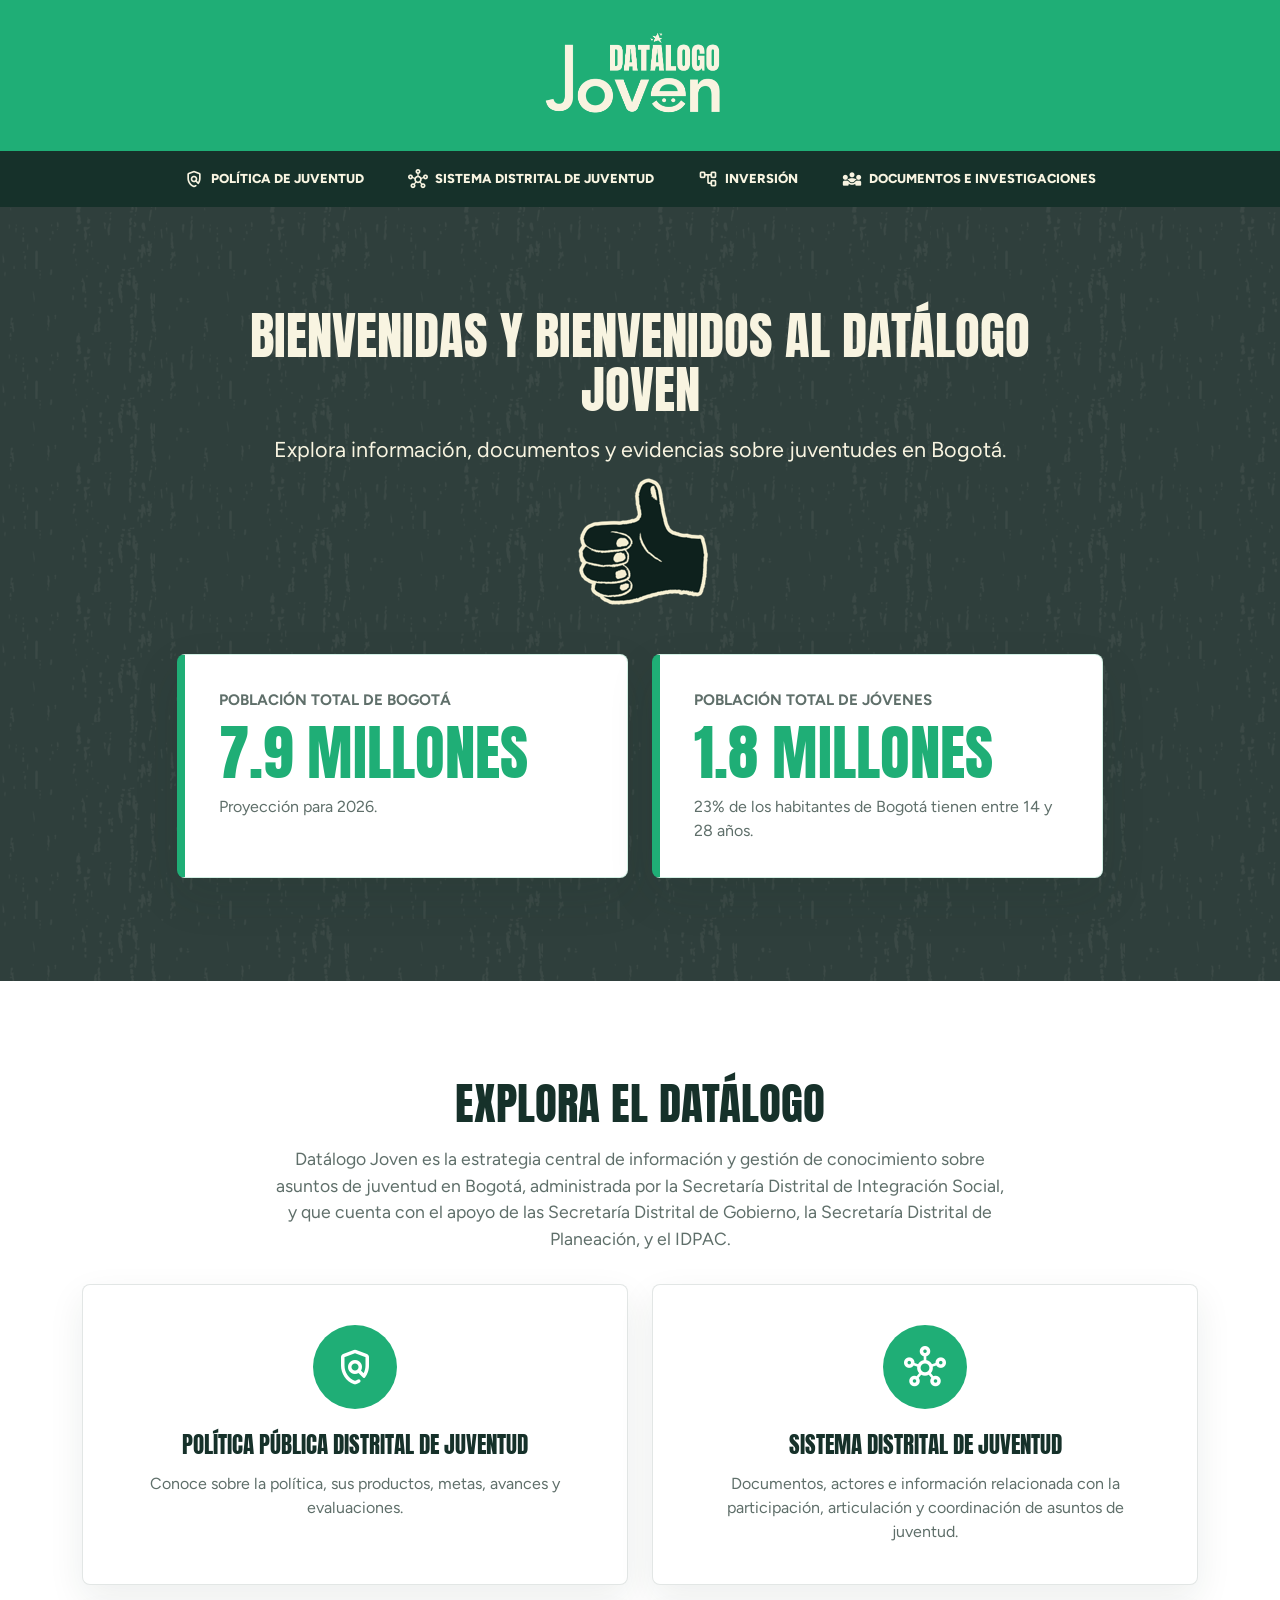
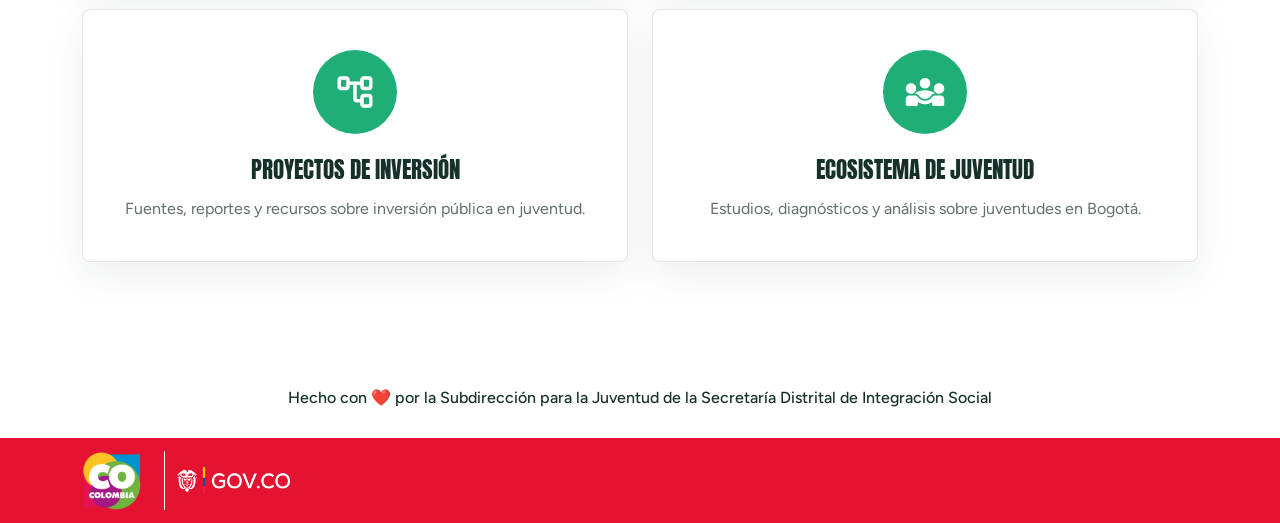
<file: index.html>
<!doctype html>
<html lang="es">
  <head>
    <meta charset="utf-8">
    <meta name="viewport" content="width=device-width, initial-scale=1">
    <title>Datálogo Joven</title>
    <link href="externos/bootstrap-5.3.3.min.css" rel="stylesheet">
    <link href="externos/material-symbols.css" rel="stylesheet">
    <link rel="stylesheet" href="css/styles.css">
  </head>
  <body>
    <div class="site-chrome">
    <nav class="navbar datalogo-navbar" aria-label="Navegación principal">
      <div class="container-fluid justify-content-center">
        <a class="navbar-brand datalogo-brand m-0" href="index.html" aria-label="Inicio Datálogo Joven">
          <img src="img/datalogo-joven-logo-o.png" alt="Datálogo Joven">
        </a>
      </div>
    </nav>

    <nav class="site-menu" aria-label="Secciones del Datálogo">
      <div class="container">
        <ul class="site-menu-list">
          <li>
            <a href="politica-publica-distrital-juventud.html">
              <span class="material-symbols-rounded" aria-hidden="true">policy</span>
              Política de Juventud
            </a>
          </li>
          <li>
            <a href="sistema-distrital-juventud.html">
              <span class="material-symbols-rounded" aria-hidden="true">hub</span>
              Sistema Distrital de Juventud
            </a>
          </li>
          <li>
            <a href="proyectos-inversion.html">
              <span class="material-symbols-rounded" aria-hidden="true">account_tree</span>
              Inversión
            </a>
          </li>
          <li>
            <a href="ecosistema-juventud.html">
              <span class="material-symbols-rounded" aria-hidden="true">diversity_3</span>
              Documentos e investigaciones
            </a>
          </li>
        </ul>
      </div>
    </nav>
    </div>

    <header class="site-header">
      <div class="container">
        <div class="row justify-content-center">
          <div class="col-12 col-lg-9 text-center">
            <h1>Bienvenidas y bienvenidos al Datálogo Joven</h1>
            <p class="header-lead">
              Explora información, documentos y evidencias sobre juventudes en Bogotá.
            </p>
			<img src="img/pulgar-arriba.png" alt="Datálogo Joven">
          </div>
        </div>
        <div class="row g-4 mt-2 justify-content-center">
          <div class="col-12 col-md-6 col-xl-5">
            <article class="figure-card">
              <span class="figure-label">Población total de Bogotá</span>
              <strong>7.9 millones</strong>
              <p>Proyección para 2026.</p>
            </article>
          </div>
          <div class="col-12 col-md-6 col-xl-5">
            <article class="figure-card">
              <span class="figure-label">Población total de jóvenes</span>
              <strong>1.8 millones</strong>
              <p>23% de los habitantes de Bogotá tienen entre 14 y 28 años.</p>
            </article>
          </div>
        </div>
      </div>
    </header>

    <main>
      <section class="explore-section">
        <div class="container">
          <div class="row justify-content-center">
            <div class="col-12 col-lg-8 text-center">
              <h2>Explora el Datálogo</h2>
              <p class="section-description">Datálogo Joven es la estrategia central de información y gestión de conocimiento sobre asuntos de juventud en Bogotá, administrada por la Secretaría Distrital de Integración Social, y que cuenta con el apoyo de las Secretaría Distrital de Gobierno, la Secretaría Distrital de Planeación, y el IDPAC.</p>
            </div>
          </div>
          <div class="row g-4 mt-2">
            <div class="col-12 col-md-6">
              <a class="explore-card-link" href="politica-publica-distrital-juventud.html">
                <article class="explore-card h-100">
                  <div class="icon-circle" aria-hidden="true">
                    <span class="material-symbols-rounded">policy</span>
                  </div>
                  <h3>Política Pública Distrital de Juventud</h3>
                  <p>Conoce sobre la política, sus productos, metas, avances y evaluaciones.</p>
                </article>
              </a>
            </div>
            <div class="col-12 col-md-6">
              <a class="explore-card-link" href="sistema-distrital-juventud.html">
                <article class="explore-card h-100">
                  <div class="icon-circle" aria-hidden="true">
                    <span class="material-symbols-rounded">hub</span>
                  </div>
                  <h3>Sistema Distrital de Juventud</h3>
                  <p>Documentos, actores e información relacionada con la participación, articulación y coordinación de asuntos de juventud.</p>
                </article>
              </a>
            </div>
            <div class="col-12 col-md-6">
              <a class="explore-card-link" href="proyectos-inversion.html">
                <article class="explore-card h-100">
                  <div class="icon-circle" aria-hidden="true">
                    <span class="material-symbols-rounded">account_tree</span>
                  </div>
                  <h3>Proyectos de inversión</h3>
                  <p>Fuentes, reportes y recursos sobre inversión pública en juventud.</p>
                </article>
              </a>
            </div>
            <div class="col-12 col-md-6">
              <a class="explore-card-link" href="ecosistema-juventud.html">
                <article class="explore-card h-100">
                  <div class="icon-circle" aria-hidden="true">
                    <span class="material-symbols-rounded">diversity_3</span>
                  </div>
                  <h3>Ecosistema de Juventud</h3>
                  <p>Estudios, diagnósticos y análisis sobre juventudes en Bogotá.</p>
                </article>
              </a>
            </div>
          </div>
        </div>
      </section>

    </main>

    <section class="made-with-love made-with-love-liso">
      <div class="container text-center">
        <p>Hecho con ❤️ por la Subdirección para la Juventud de la Secretaría Distrital de Integración Social</p>
      </div>
    </section>

    <footer id="sp-footer" >

            <div class="container">
        <div class="container-inner">
      
  
<div class="row">
  <div id="sp-footer1" class="col-lg-12 "><div class="sp-column "><div class="sp-module "><div class="sp-module-content">
<div id="mod-custom122" class="mod-custom custom">
    <div class="container" style="padding: 1px 0;">
<div class="row">
<div class="col-md-1 hasTooltip" style="border-right: 1px solid white;" data-original-title="Logo del Portal Único del Estado Colombiano – GOV.CO "><a href="https://www.colombia.co/" target="_blank" rel="alternate noopener"><img data-src="img/marca-colombia-footer.png" alt="Marca Colombia" width="60px" class="lazyload" /></a></div>
<div class="col-md-5" style="padding-top: 16px;"><a style="color: white;" href="https://www.gov.co" target="_blank" rel="noopener"><img data-src="img/logo-govco-footer.png" alt="Logo Portal GOV.CO" width="113" height="27" class="lazyload" /></a></div>
</div>
</div></div>
</div></div></div></div></div>
              </div>
      </div>
      
  </footer>

    <script src="externos/bootstrap-5.3.3.bundle.min.js"></script>
    <script src="js/main.js"></script>
  </body>
</html>
</file>
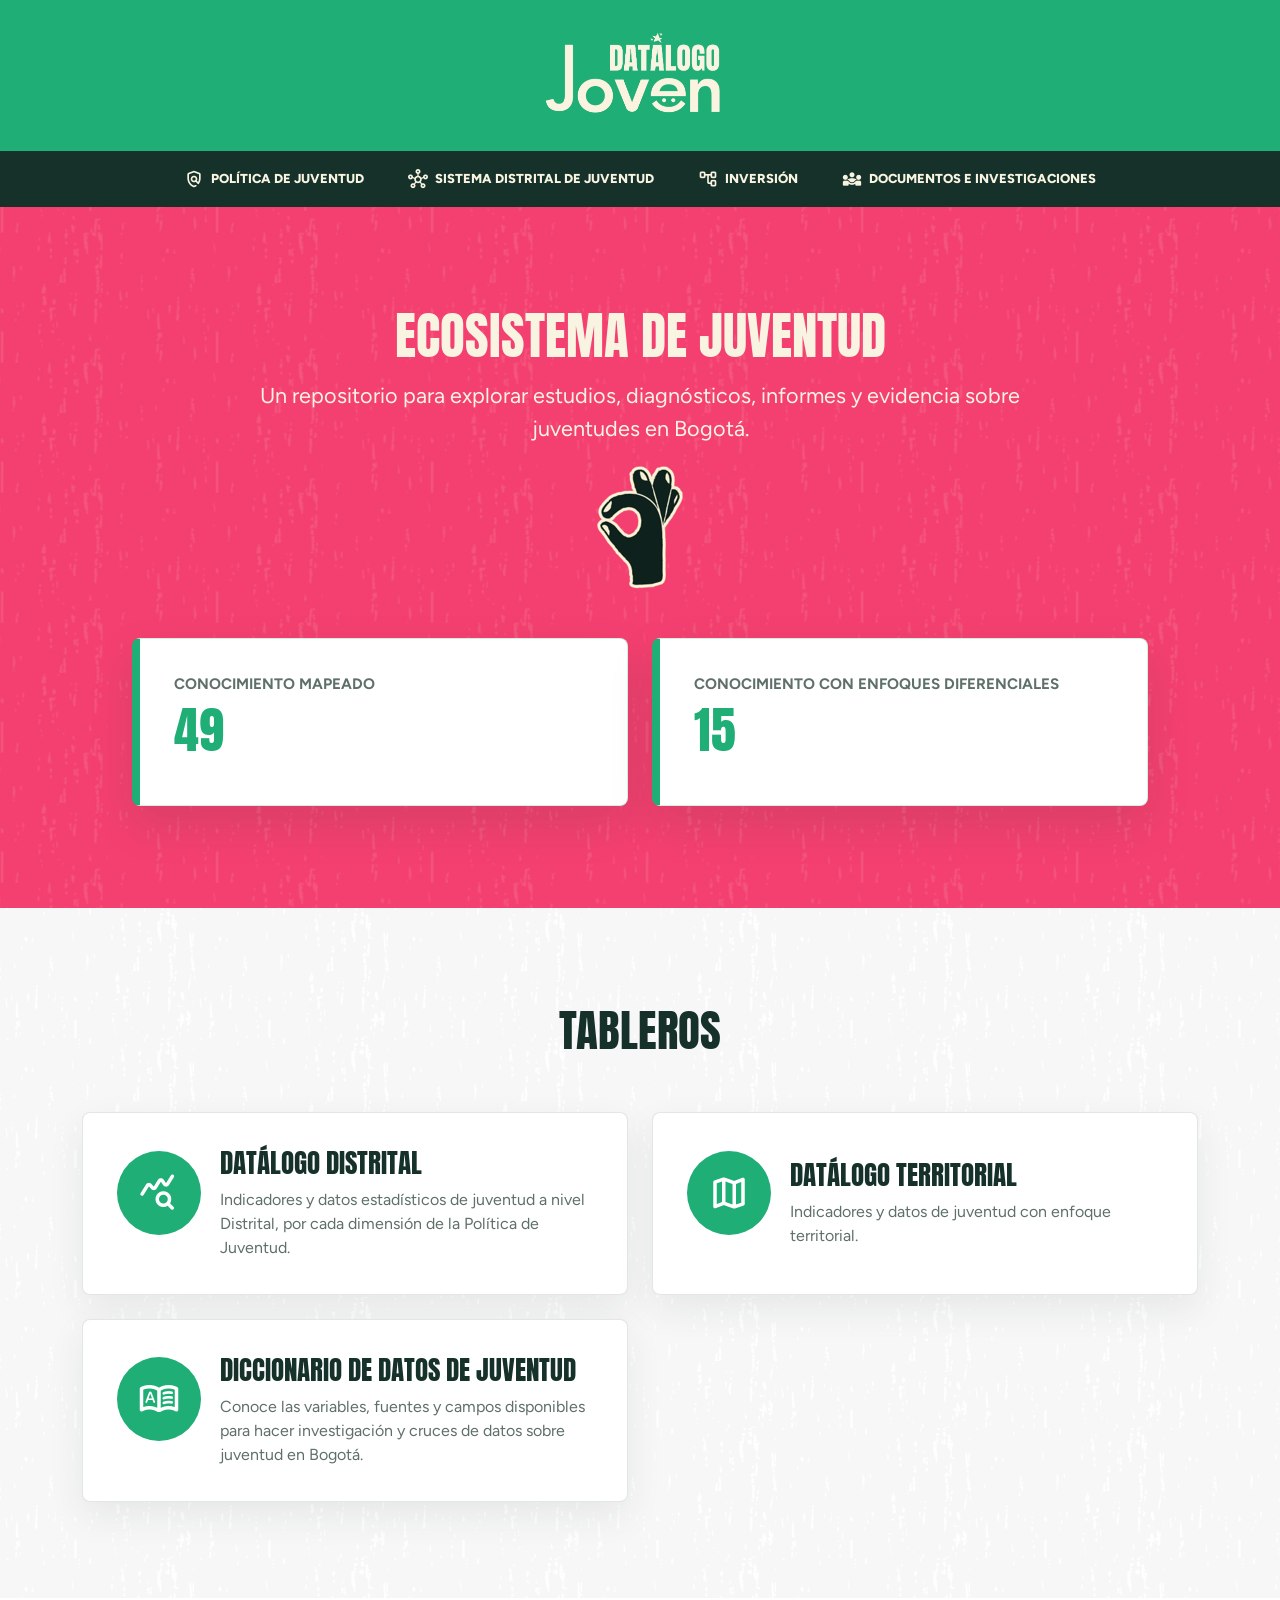
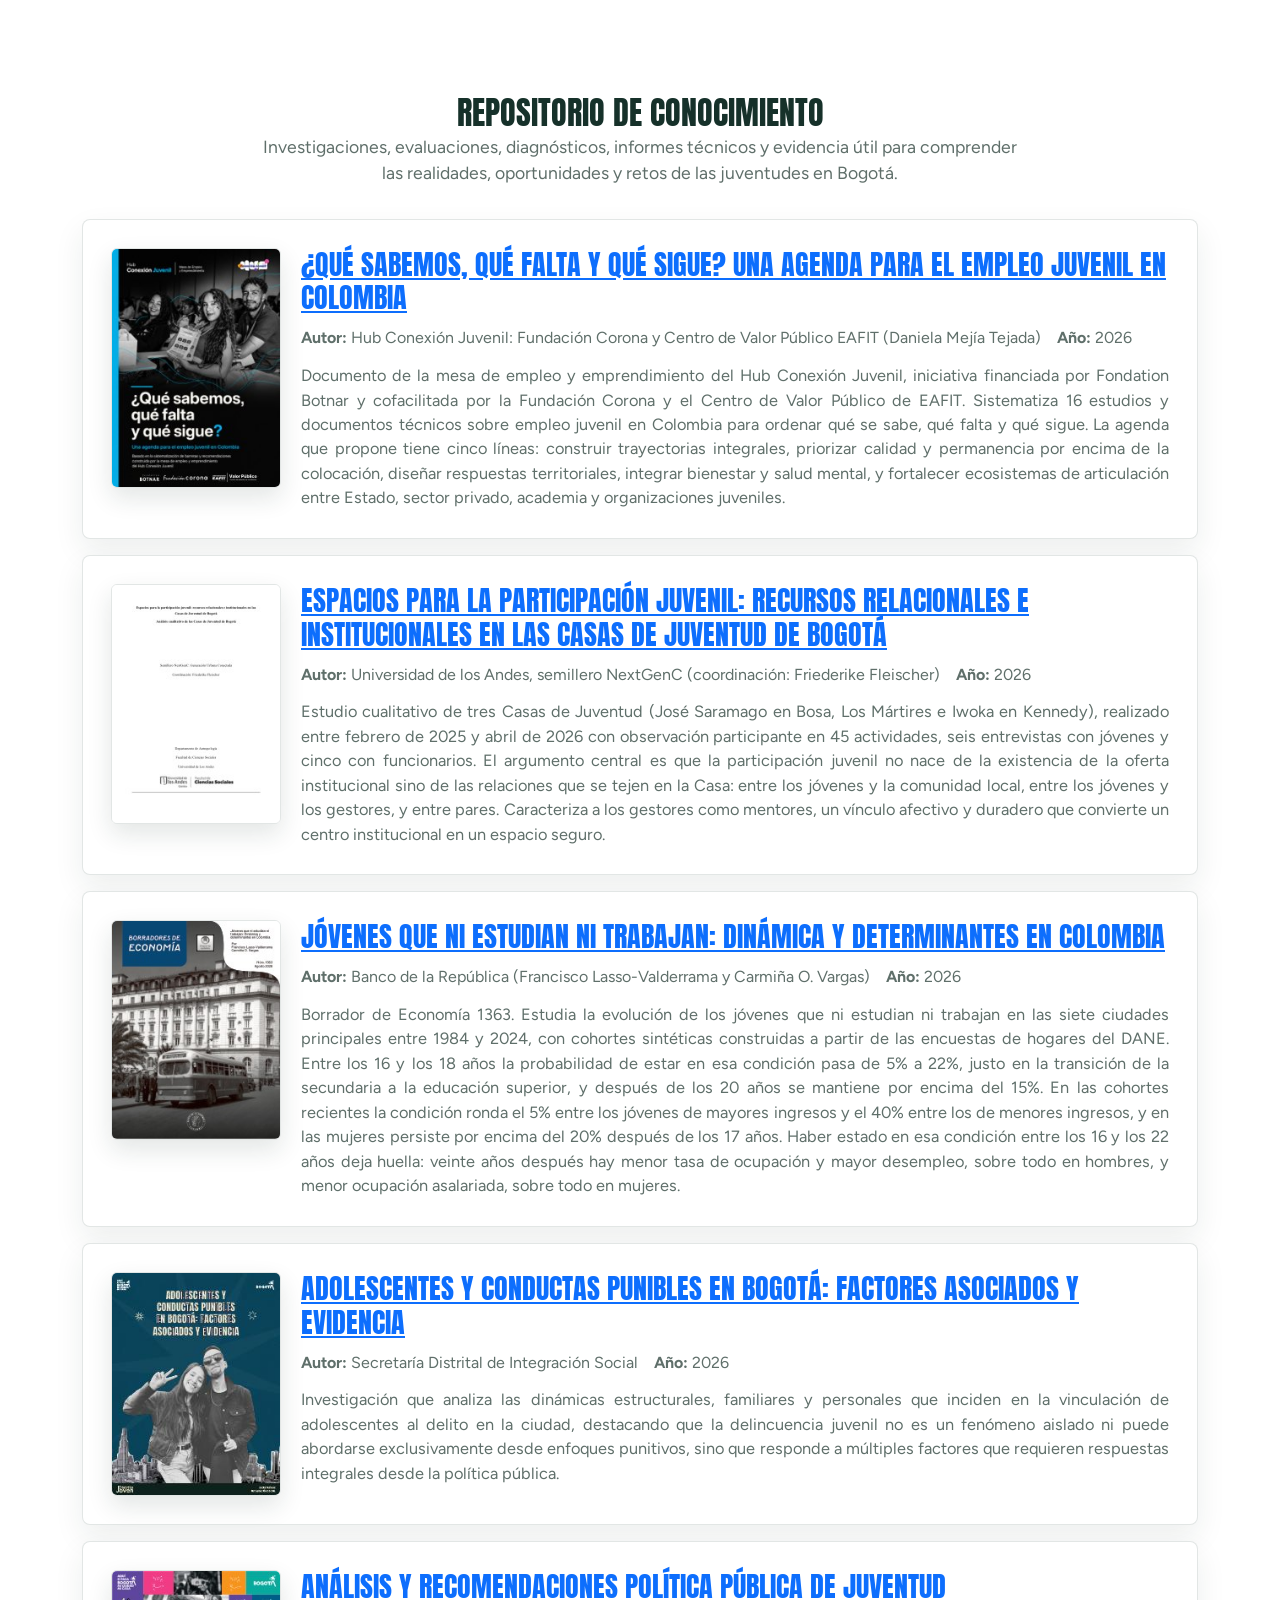
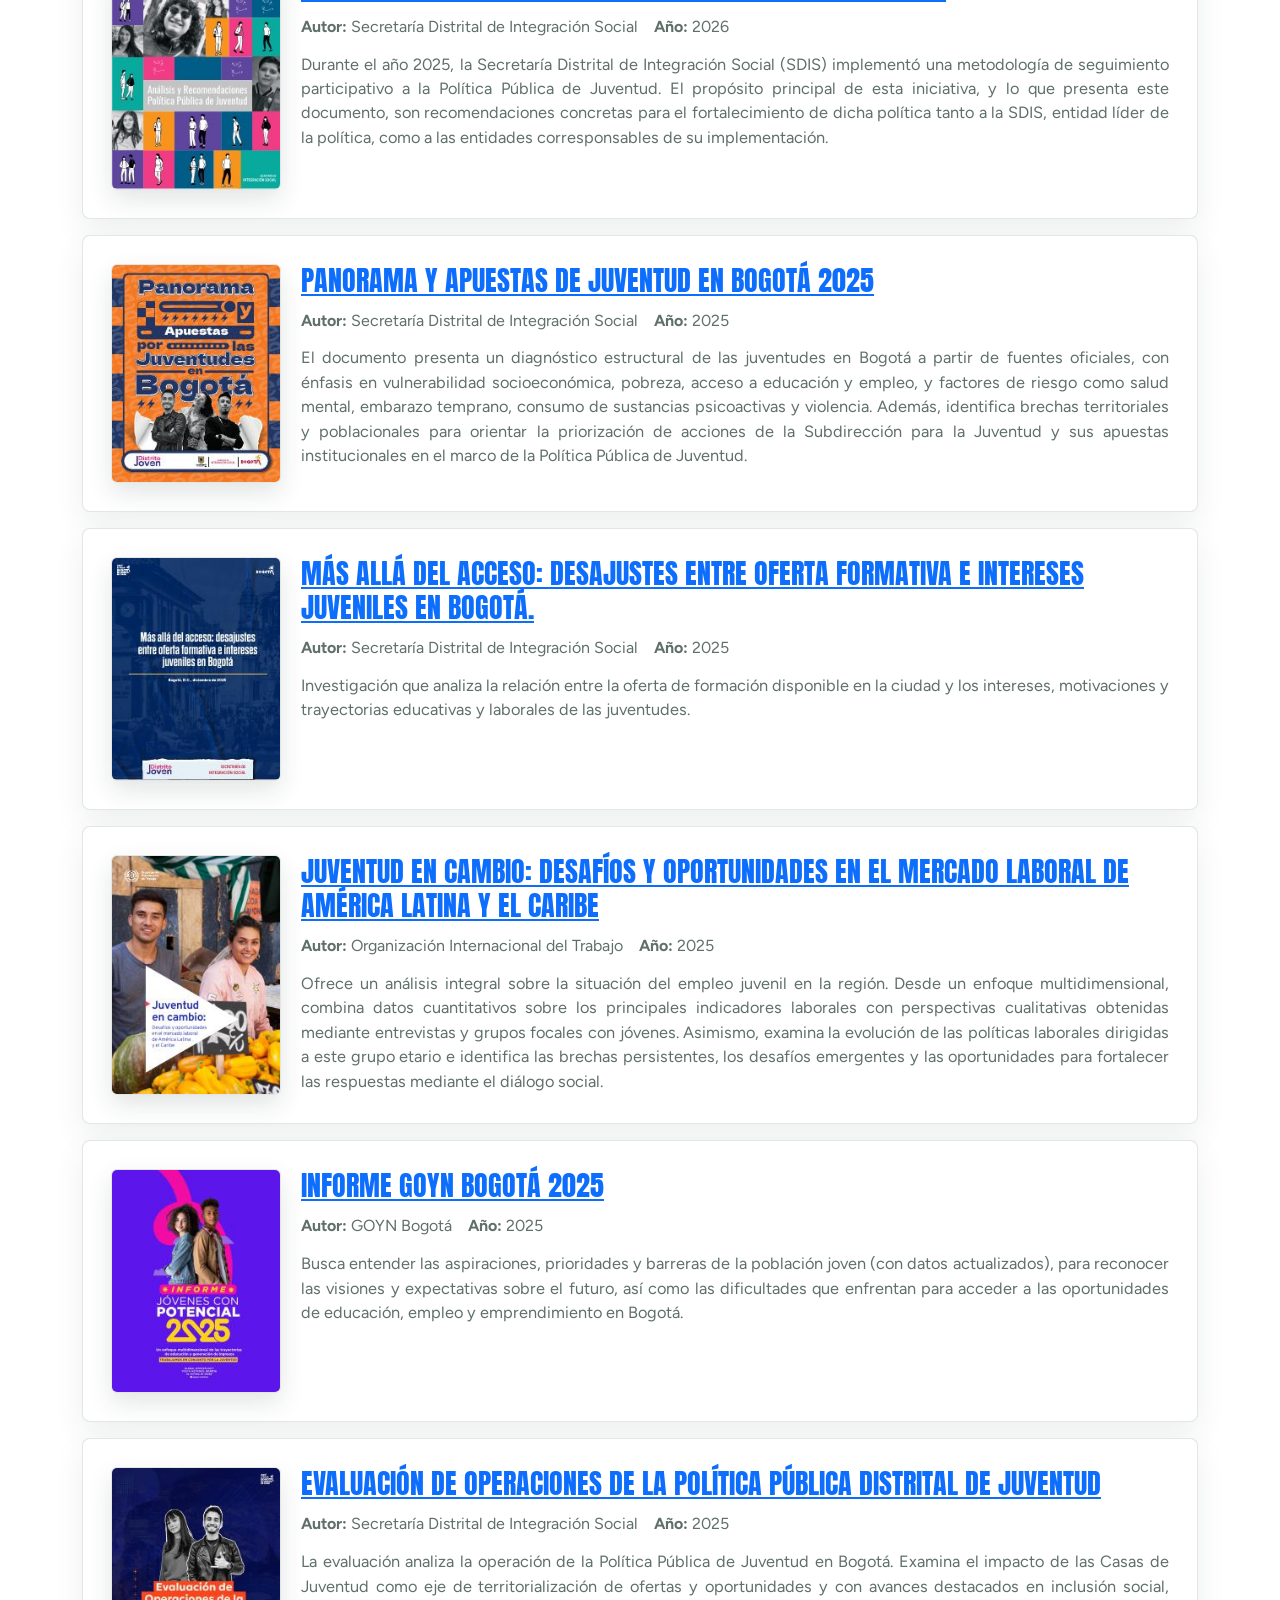
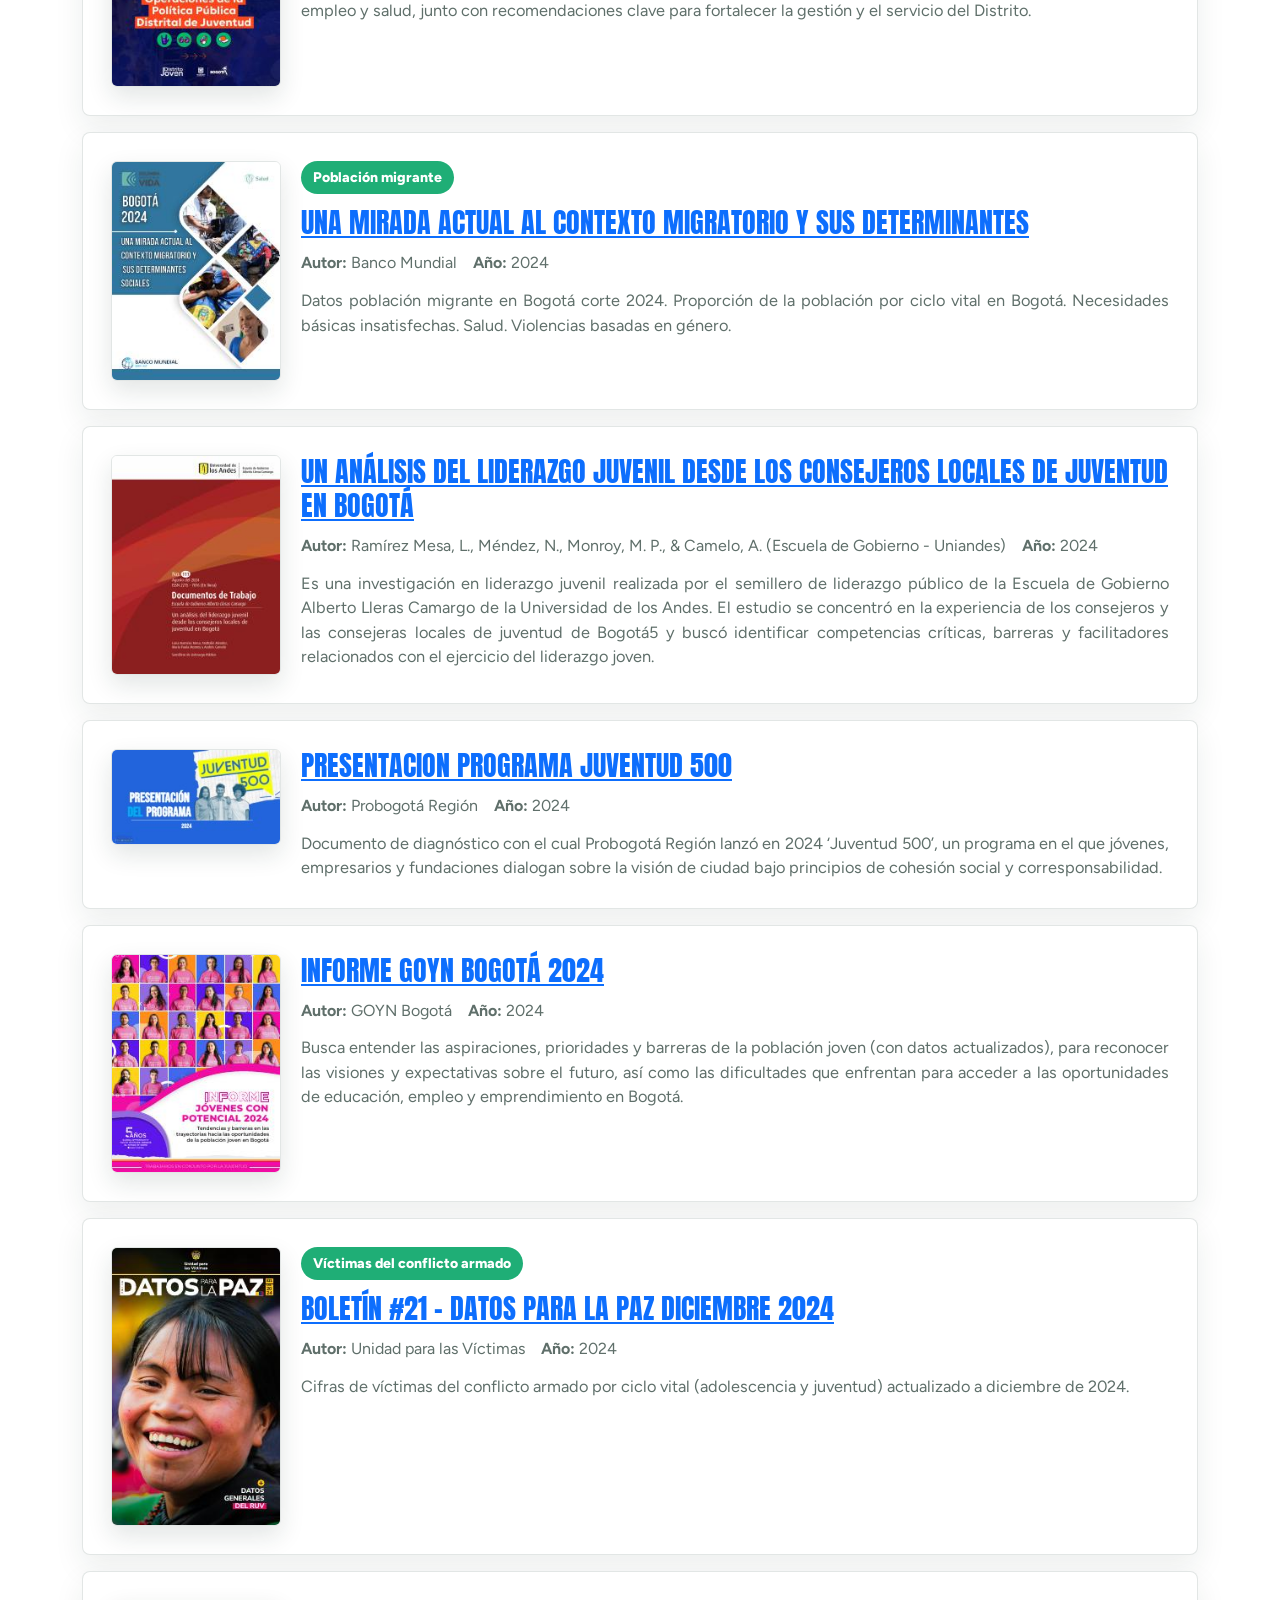
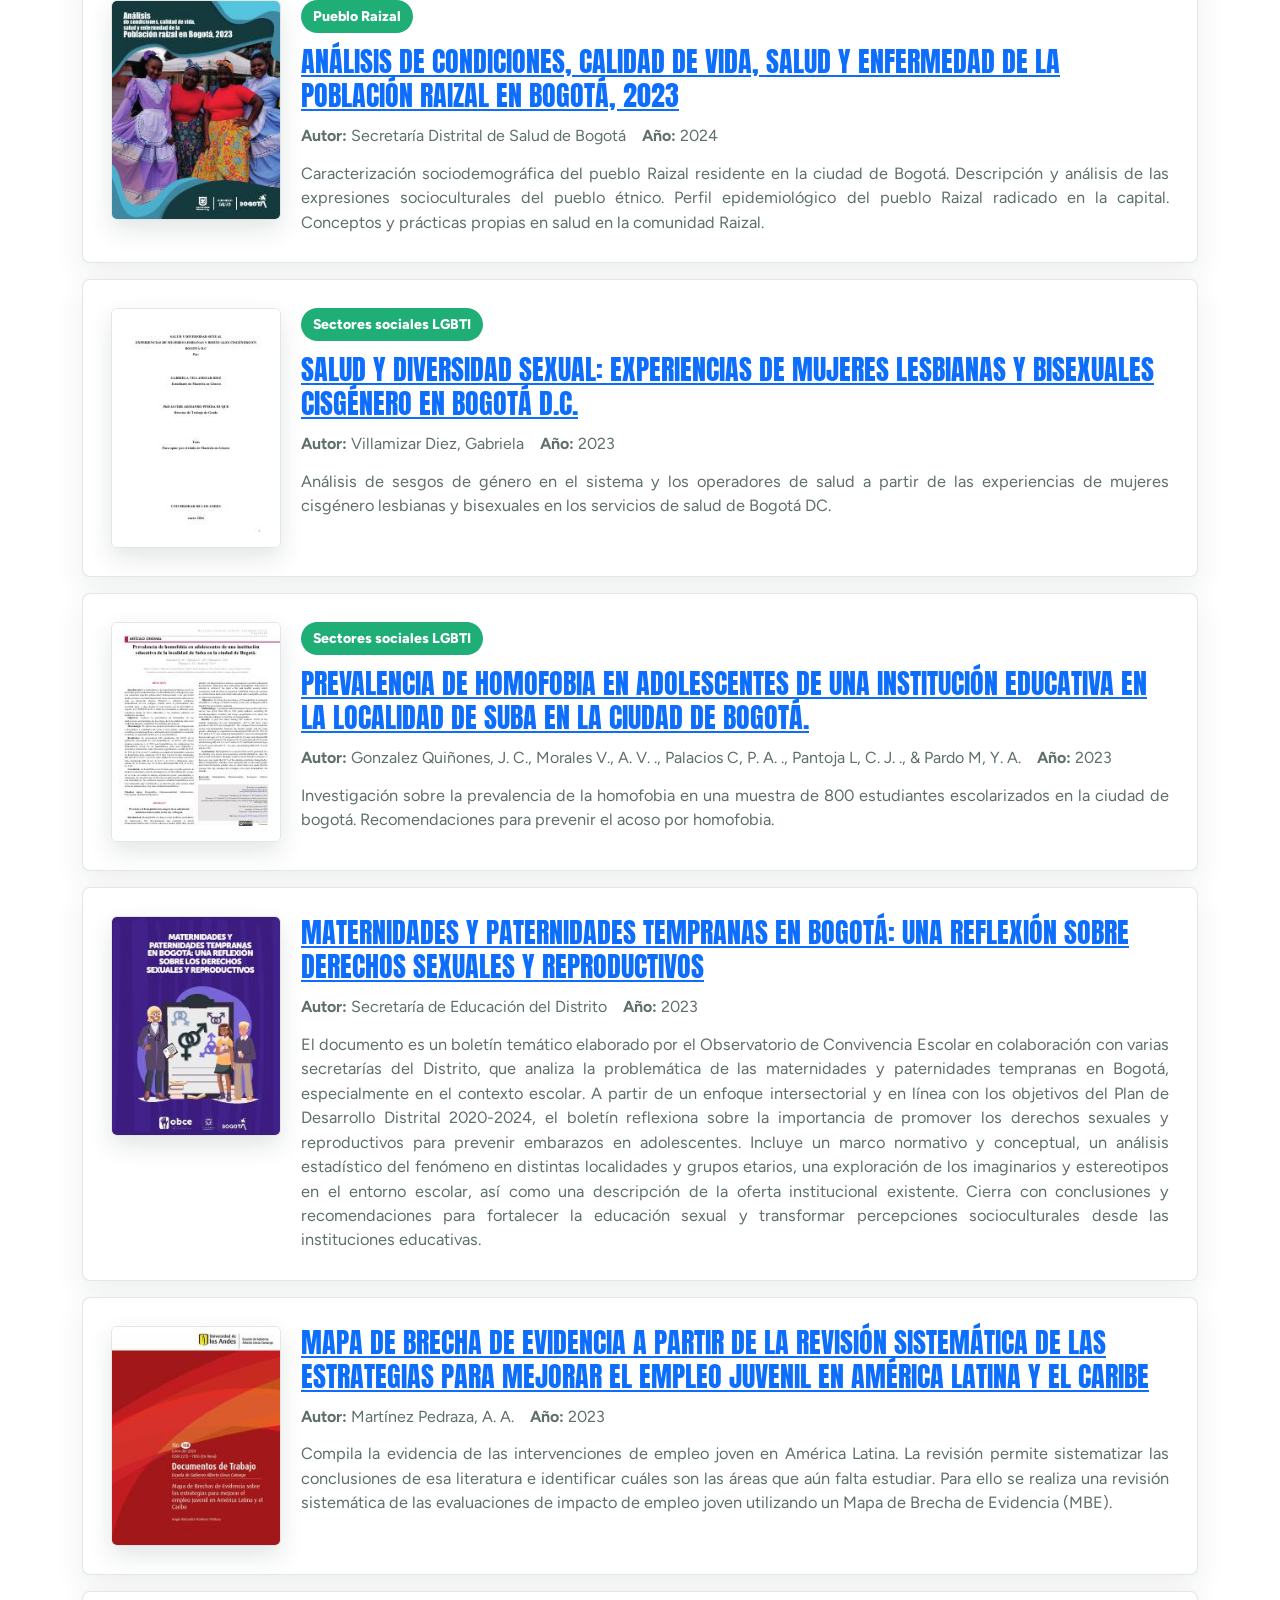
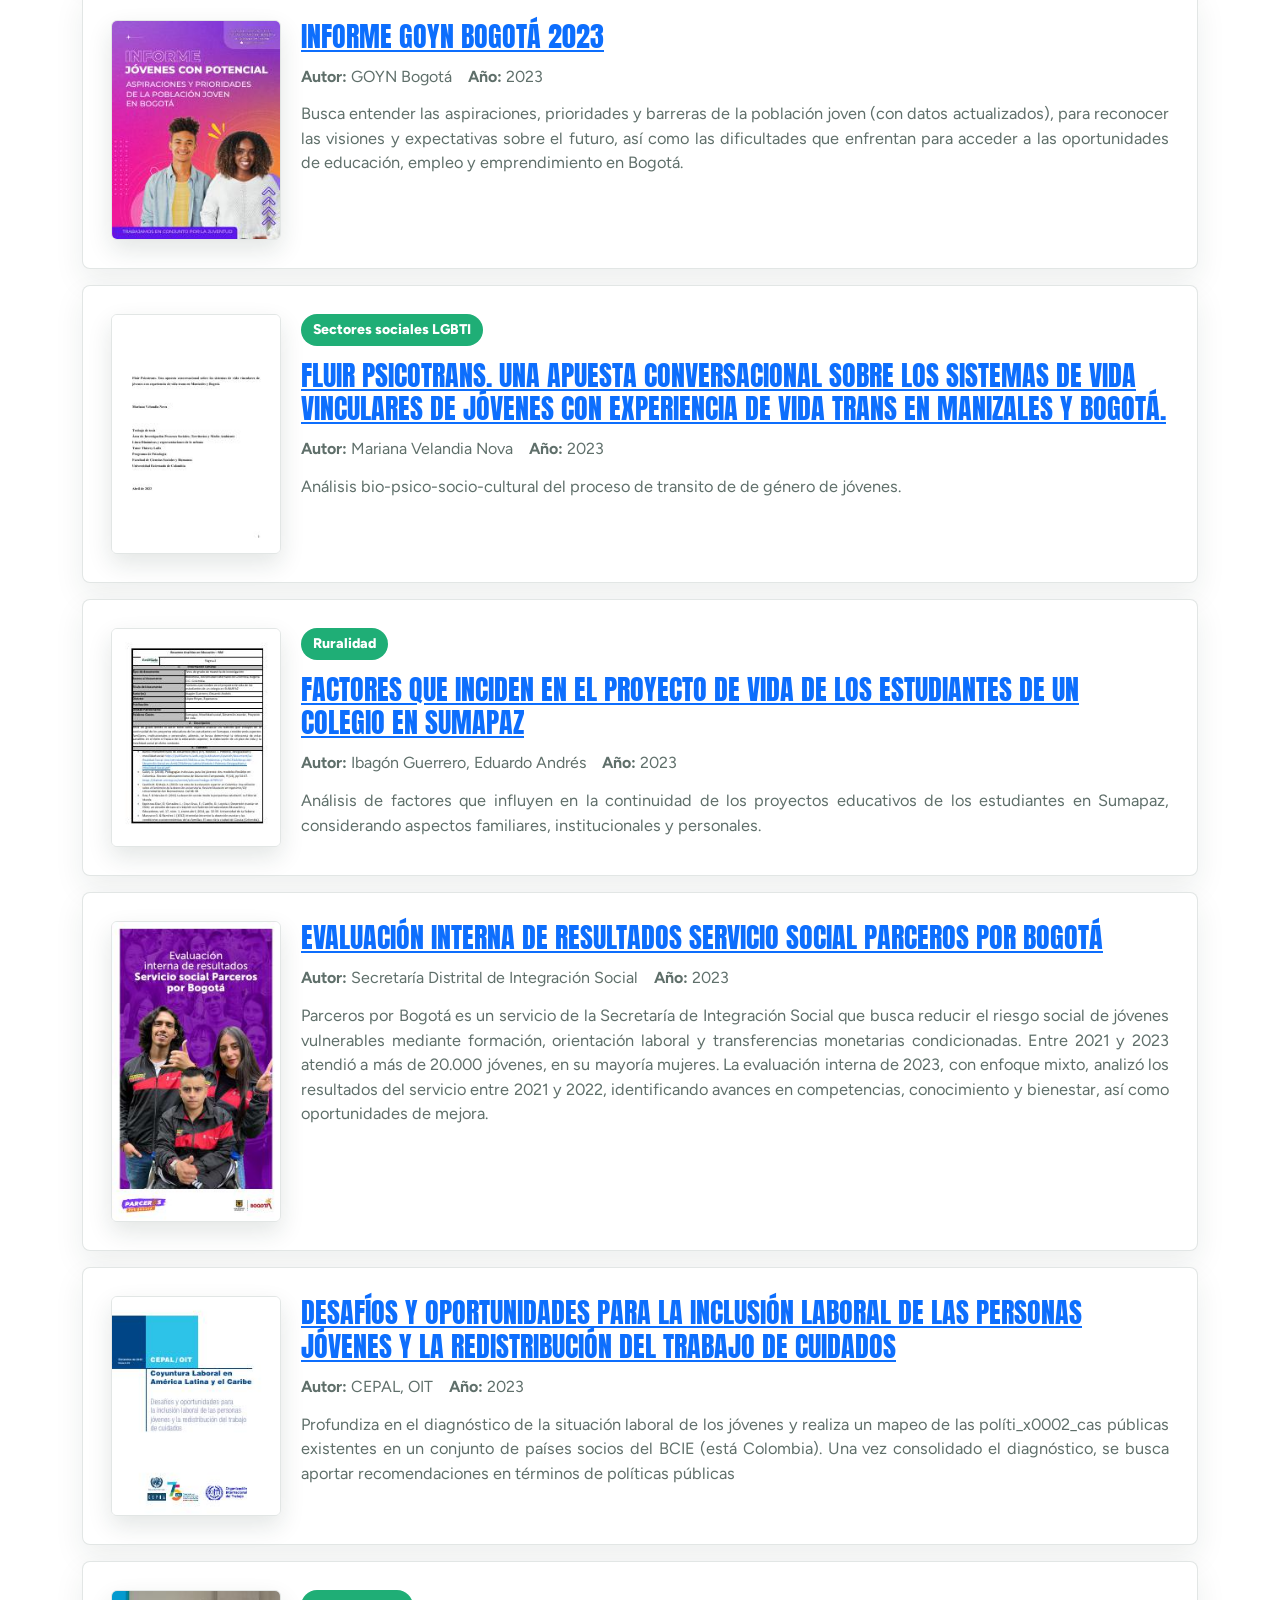
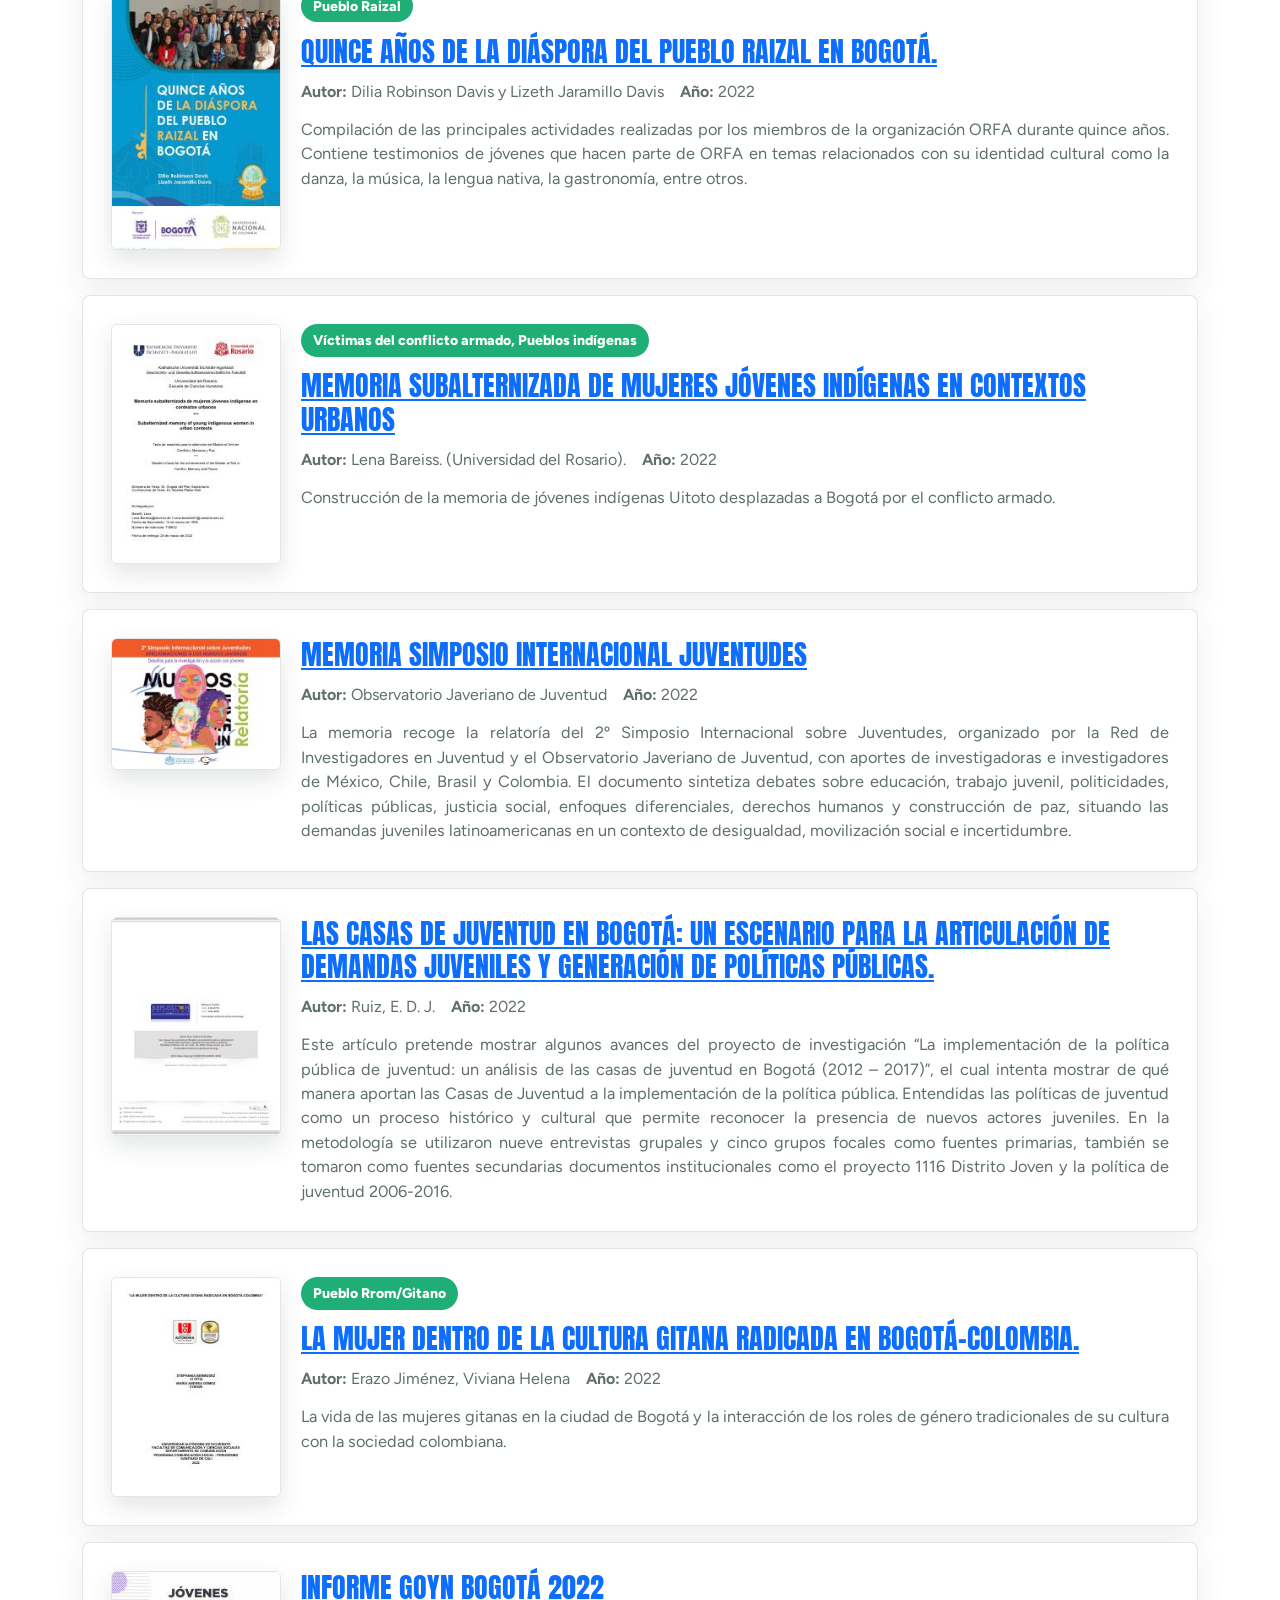
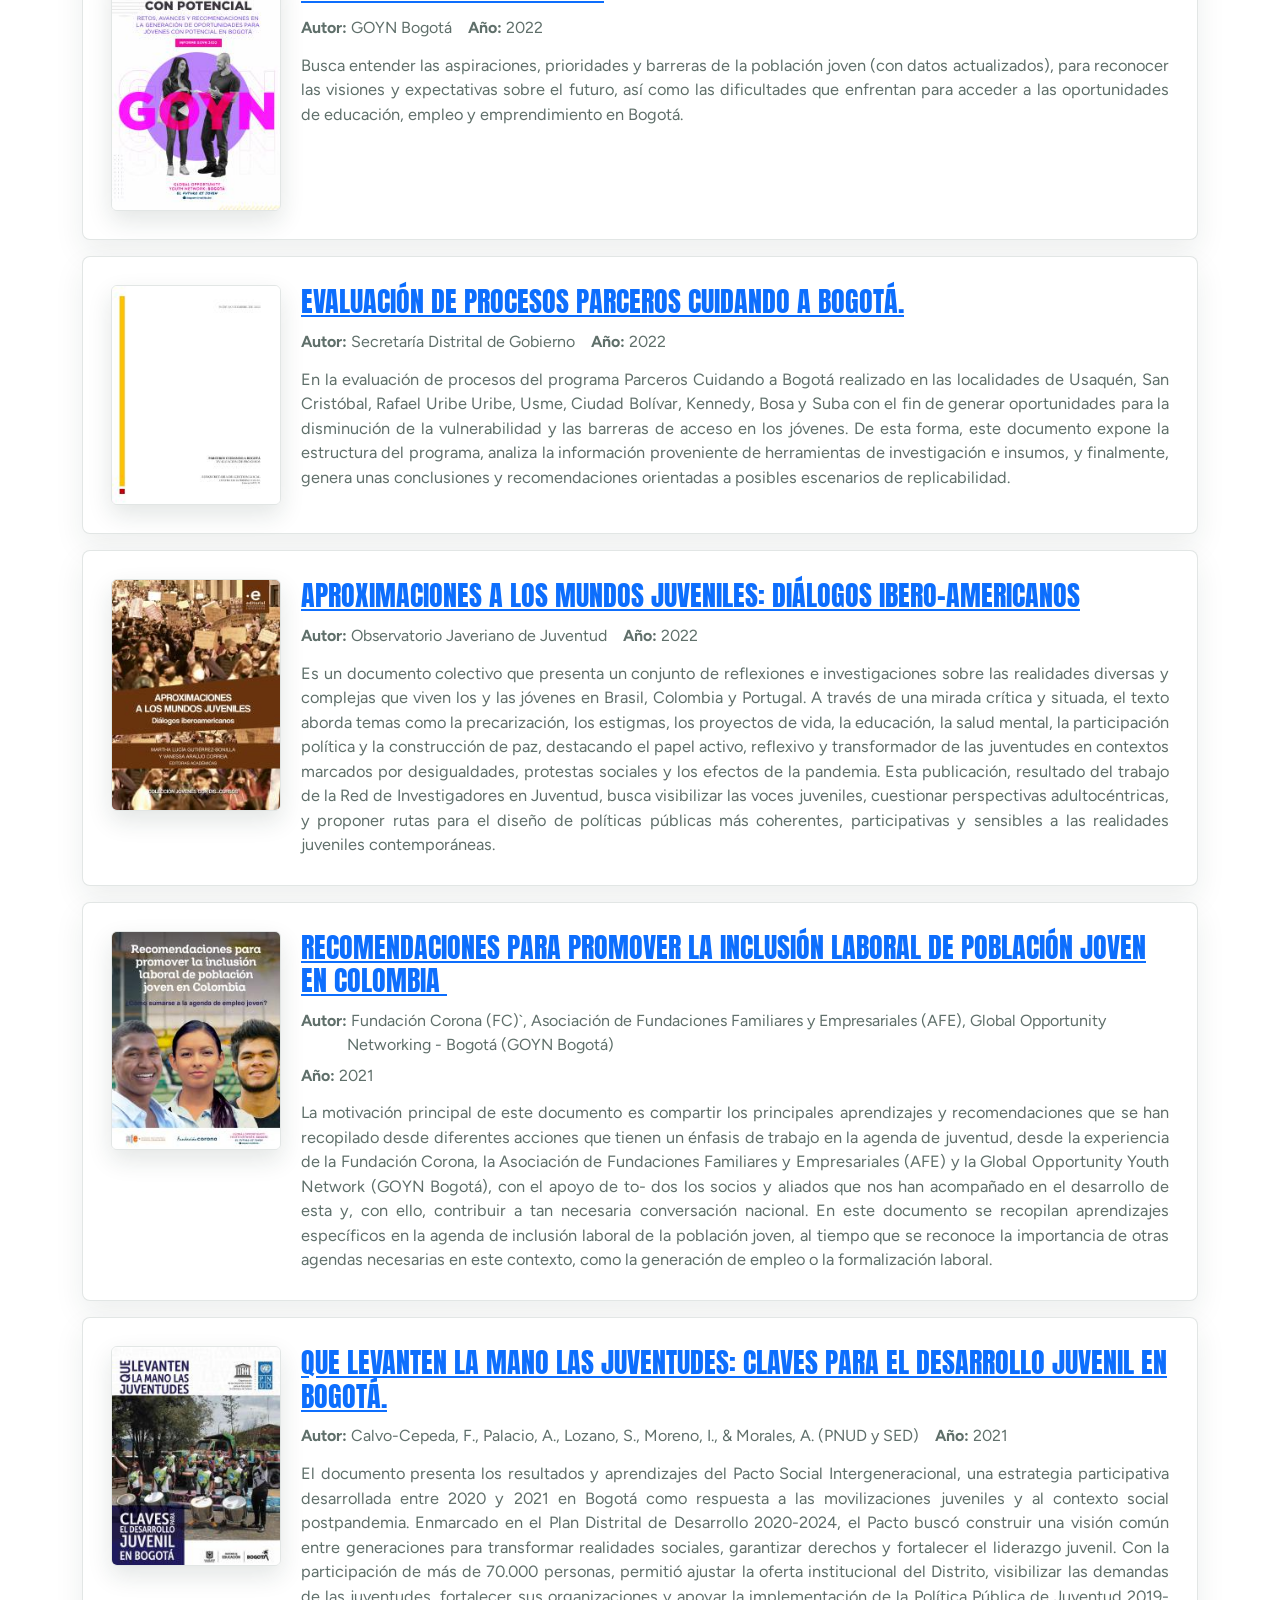
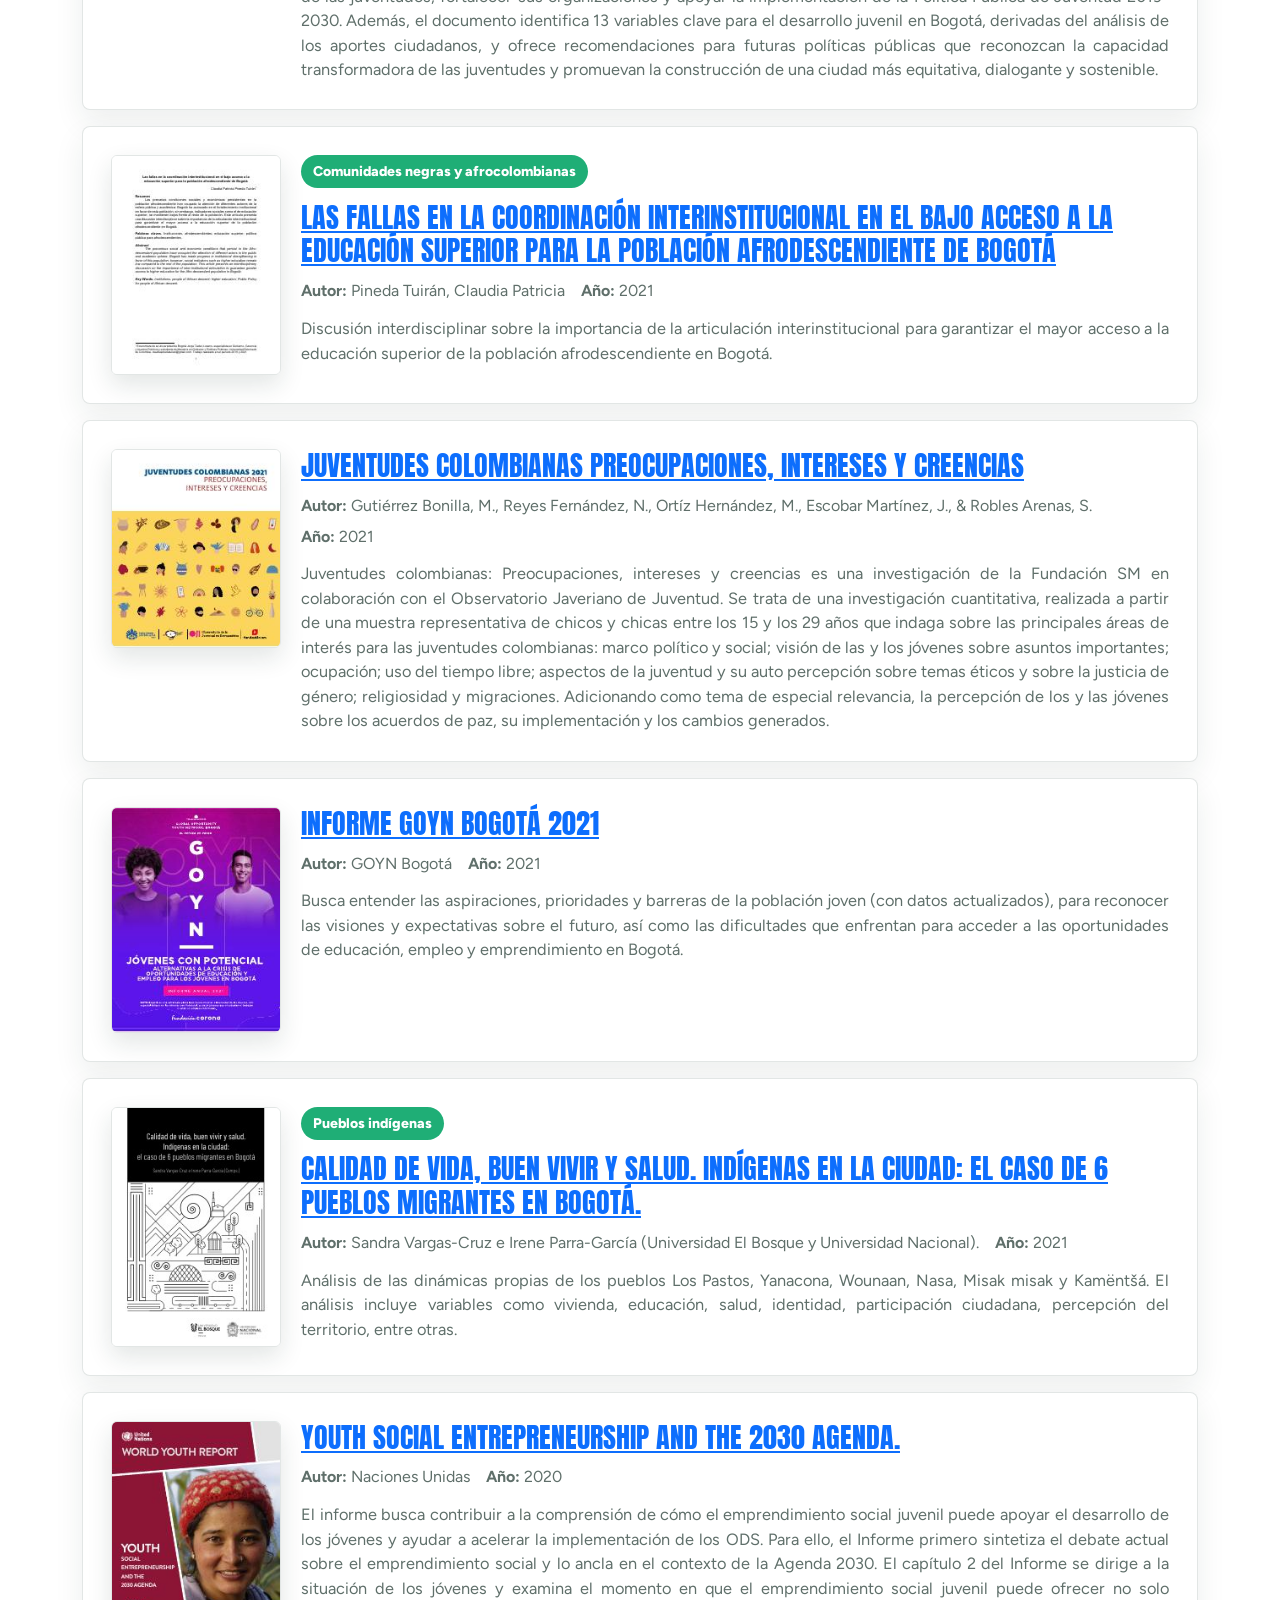
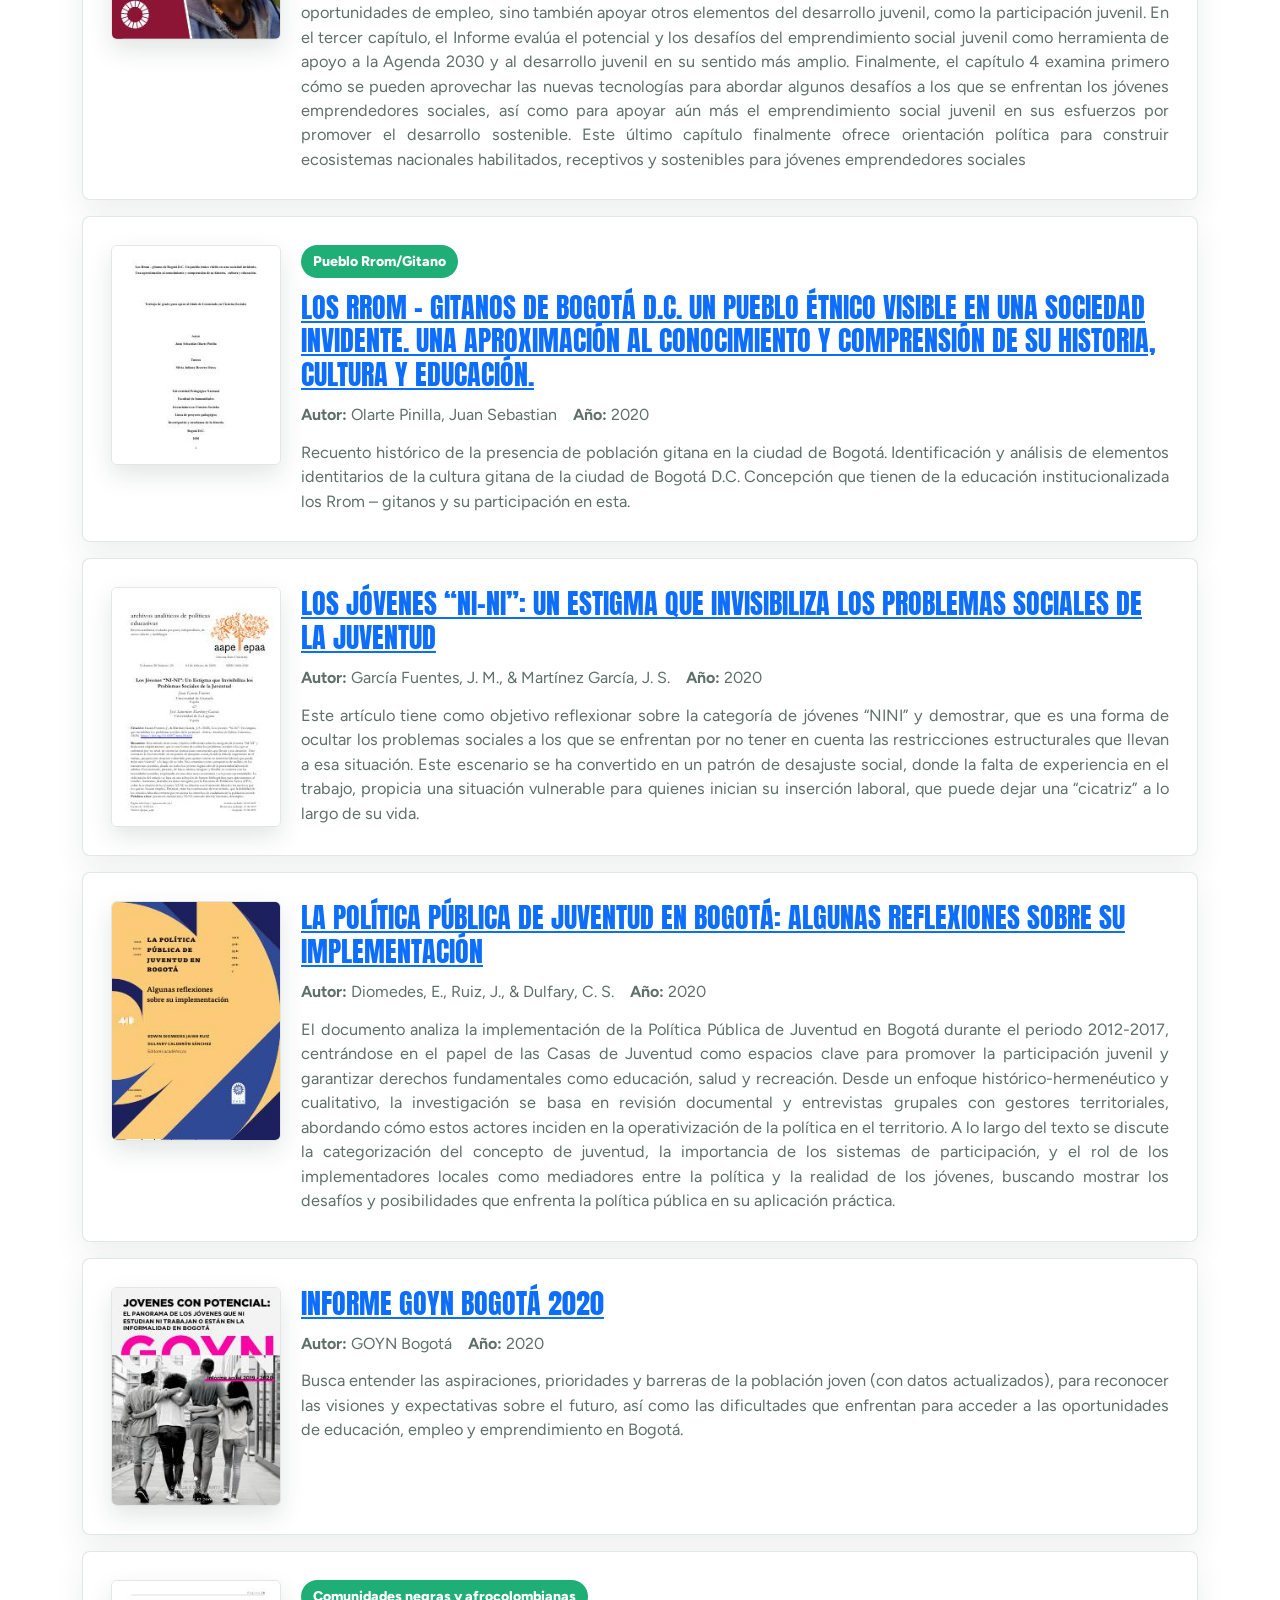
<file: ecosistema-juventud.html>
<!doctype html>
<html lang="es">
  <head>
    <meta charset="utf-8">
    <meta name="viewport" content="width=device-width, initial-scale=1">
    <title>Ecosistema de Juventud | Datálogo Joven</title>
    <link href="externos/bootstrap-5.3.3.min.css" rel="stylesheet">
    <link href="externos/material-symbols.css" rel="stylesheet">
    <link rel="stylesheet" href="css/styles.css">
  </head>
  <body>
    <div class="site-chrome">
    <nav class="navbar datalogo-navbar" aria-label="Navegación principal">
      <div class="container-fluid justify-content-center">
        <a class="navbar-brand datalogo-brand m-0" href="index.html" aria-label="Inicio Datálogo Joven">
          <img src="img/datalogo-joven-logo-o.png" alt="Datálogo Joven">
        </a>
      </div>
    </nav>
    <nav class="site-menu" aria-label="Secciones del Datálogo">
      <div class="container">
        <ul class="site-menu-list">
          <li>
            <a href="politica-publica-distrital-juventud.html">
              <span class="material-symbols-rounded" aria-hidden="true">policy</span>
              Política de Juventud
            </a>
          </li>
          <li>
            <a href="sistema-distrital-juventud.html">
              <span class="material-symbols-rounded" aria-hidden="true">hub</span>
              Sistema Distrital de Juventud
            </a>
          </li>
          <li>
            <a href="proyectos-inversion.html">
              <span class="material-symbols-rounded" aria-hidden="true">account_tree</span>
              Inversión
            </a>
          </li>
          <li>
            <a href="ecosistema-juventud.html">
              <span class="material-symbols-rounded" aria-hidden="true">diversity_3</span>
              Documentos e investigaciones
            </a>
          </li>
        </ul>
      </div>
    </nav>
    </div>

    <header class="site-header ecosystem-header">
      <div class="container">
        <div class="row justify-content-center">
          <div class="col-12 col-lg-9 text-center">
            <h1>Ecosistema de Juventud</h1>
            <p class="header-lead">
              Un repositorio para explorar estudios, diagnósticos, informes y evidencia sobre juventudes en Bogotá.
            </p>
			<img src="img/ok.png" alt="Datálogo Joven">
          </div>
        </div>
        <div class="row g-4 mt-2 justify-content-center">
          <div class="col-12 col-md-6">
            <article class="figure-card policy-stat-card">
              <span class="figure-label">Conocimiento mapeado</span>
              <strong data-ecosistema-total>49</strong>
            </article>
          </div>
          <div class="col-12 col-md-6">
            <article class="figure-card policy-stat-card">
              <span class="figure-label">Conocimiento con enfoques diferenciales</span>
              <strong data-ecosistema-diferencial>15</strong>
            </article>
          </div>
        </div>
      </div>
    </header>

    <main>
      <section class="dashboards-section">
        <div class="container">
          <div class="row justify-content-center">
            <div class="col-12 col-lg-9 text-center">
              <h2>Tableros</h2>
            </div>
          </div>
          <div class="row g-4 mt-2">
            <div class="col-12 col-md-6">
              <a class="dashboard-card" href="https://sdis-juventud.github.io/tablero-cij/index.html" aria-label="Abrir Datálogo Distrital" target="_blank">
                <div class="icon-circle" aria-hidden="true">
                  <span class="material-symbols-rounded">query_stats</span>
                </div>
                <div>
                  <h3>Datálogo Distrital</h3>
                  <p>Indicadores y datos estadísticos de juventud a nivel Distrital, por cada dimensión de la Política de Juventud.</p>
                </div>
              </a>
            </div>
            <div class="col-12 col-md-6">
              <a class="dashboard-card" href="https://app.powerbi.com/view?r=eyJrIjoiNTAzODM1YjUtYzQ2My00MGIzLWI1MmMtZmJjN2I5MWI2Y2Y0IiwidCI6ImIzZTMwODA4LWU5YTgtNGYyYS05YmMxLWE3NjBhZTkxMGNmNSIsImMiOjR9" aria-label="Abrir tablero de estadísticas territorializadas" target="_blank">
                <div class="icon-circle" aria-hidden="true">
                  <span class="material-symbols-rounded">map</span>
                </div>
                <div>
                  <h3>Datálogo Territorial</h3>
                  <p>Indicadores y datos de juventud con enfoque territorial.</p>
                </div>
              </a>
            </div>
            <div class="col-12 col-md-6">
              <a class="dashboard-card" href="https://app.powerbi.com/view?r=eyJrIjoiY2UwYTdjY2YtN2FhZC00MmFiLWIzMDctNTUwZjU0MDdmZDgxIiwidCI6IjU3N2ZjMWQ4LTA5MjItNDU4ZS04N2JmLWVjNGY0NTVlYjYwMCIsImMiOjR9" aria-label="Abrir diccionario de datos de juventud" target="_blank">
                <div class="icon-circle" aria-hidden="true">
                  <span class="material-symbols-rounded">dictionary</span>
                </div>
                <div>
                  <h3>Diccionario de datos de juventud</h3>
                  <p>Conoce las variables, fuentes y campos disponibles para hacer investigación y cruces de datos sobre juventud en Bogotá.</p>
                </div>
              </a>
            </div>
          </div>
        </div>
      </section>

      <section class="knowledge-section">
        <div class="container">
          <div class="row justify-content-center">
            <div class="col-12 col-lg-9 text-center">
              <h2>Repositorio de conocimiento</h2>
              <p class="section-description">Investigaciones, evaluaciones, diagnósticos, informes técnicos y evidencia útil para comprender las realidades, oportunidades y retos de las juventudes en Bogotá.</p>
            </div>
          </div>
          <div class="knowledge-table" data-ecosistema-repository="">
            <p class="repository-loading">Cargando documentos...</p>
          </div>
        </div>
      </section>

    </main>

    <section class="made-with-love made-with-love-liso">
      <div class="container text-center">
        <p>Hecho con ❤️ por la Subdirección para la Juventud de la Secretaría Distrital de Integración Social.</p>
      </div>
    </section>

    <footer id="sp-footer" >

            <div class="container">
        <div class="container-inner">
      
  
<div class="row">
  <div id="sp-footer1" class="col-lg-12 "><div class="sp-column "><div class="sp-module "><div class="sp-module-content">
<div id="mod-custom122" class="mod-custom custom">
    <div class="container" style="padding: 1px 0;">
<div class="row">
<div class="col-md-1 hasTooltip" style="border-right: 1px solid white;" data-original-title="Logo del Portal Único del Estado Colombiano – GOV.CO "><a href="https://www.colombia.co/" target="_blank" rel="alternate noopener"><img data-src="img/marca-colombia-footer.png" alt="Marca Colombia" width="60px" class="lazyload" /></a></div>
<div class="col-md-5" style="padding-top: 16px;"><a style="color: white;" href="https://www.gov.co" target="_blank" rel="noopener"><img data-src="img/logo-govco-footer.png" alt="Logo Portal GOV.CO" width="113" height="27" class="lazyload" /></a></div>
</div>
</div></div>
</div></div></div></div></div>
              </div>
      </div>
      
  </footer>

    <script src="externos/bootstrap-5.3.3.bundle.min.js"></script>
    <script src="data/ecosistema-documentos.js"></script>
    <script src="js/main.js"></script>
  </body>
</html>

  </body>
</html>
</file>
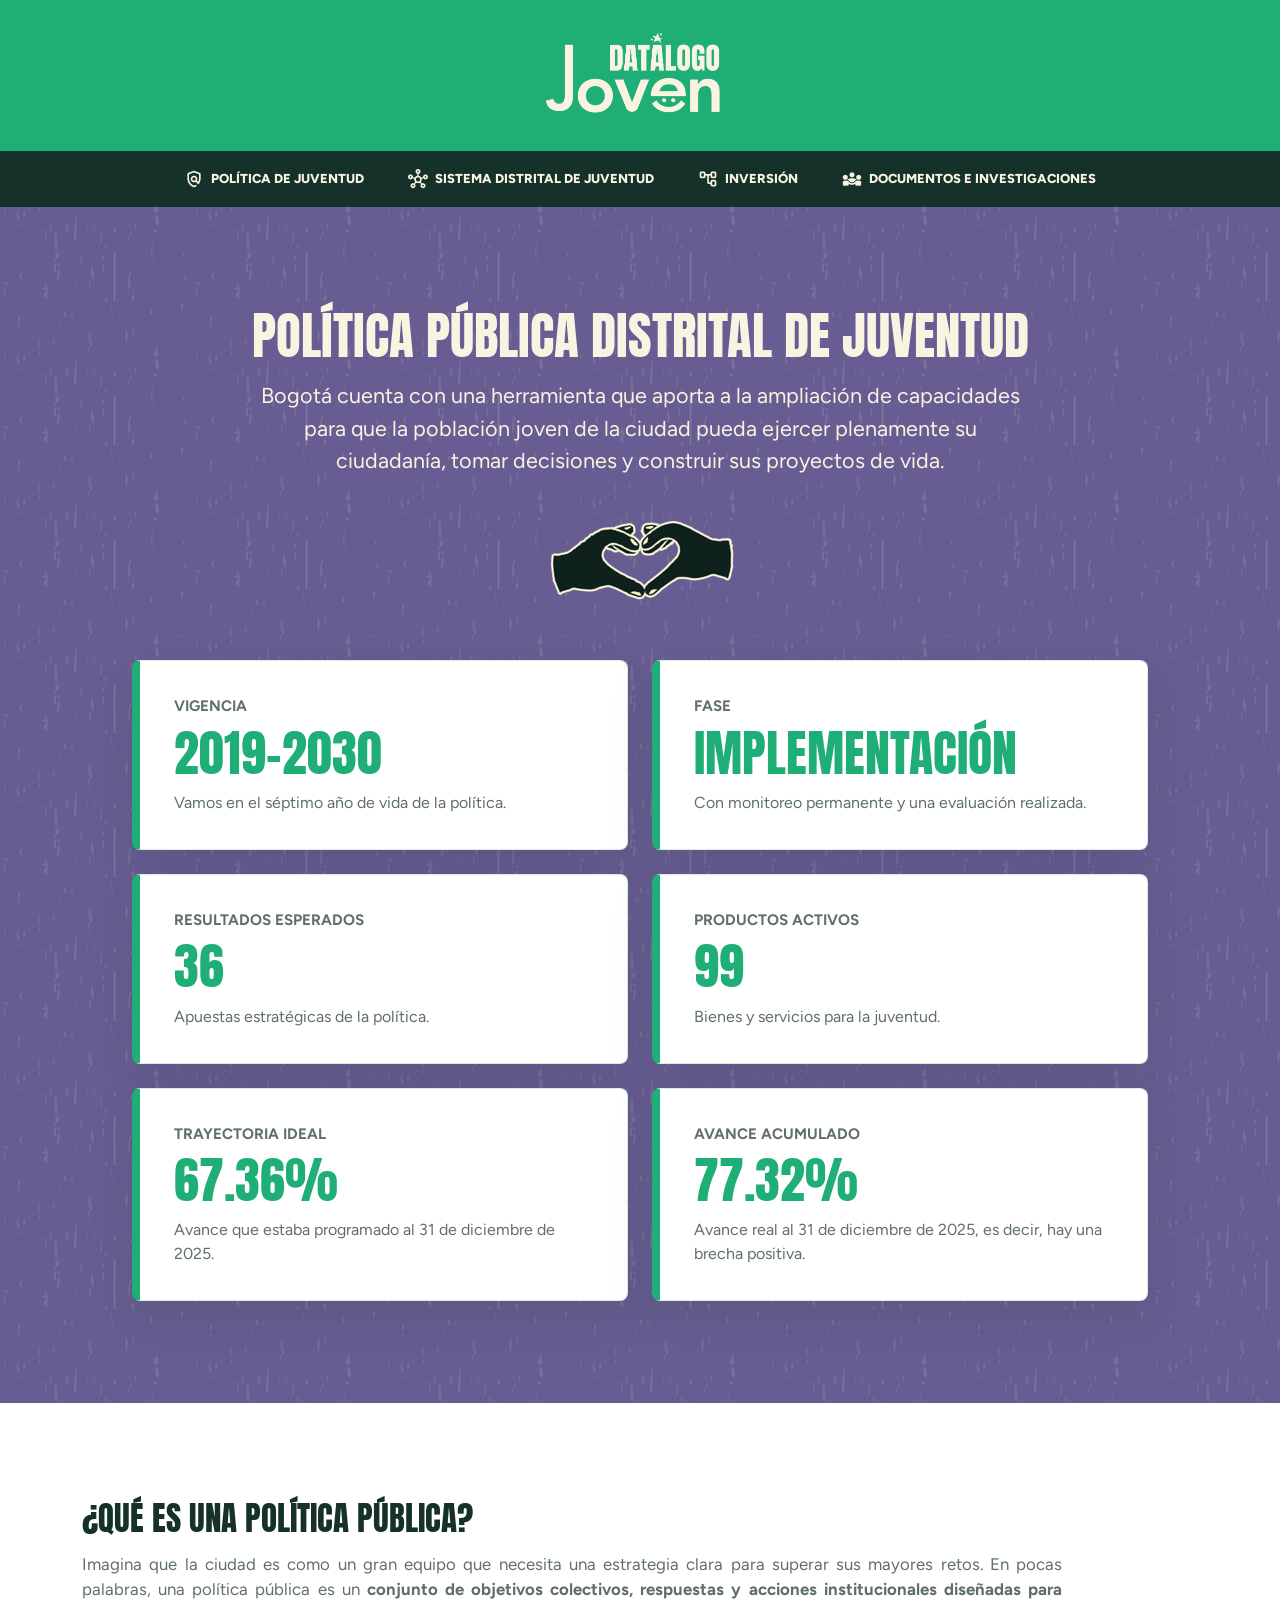
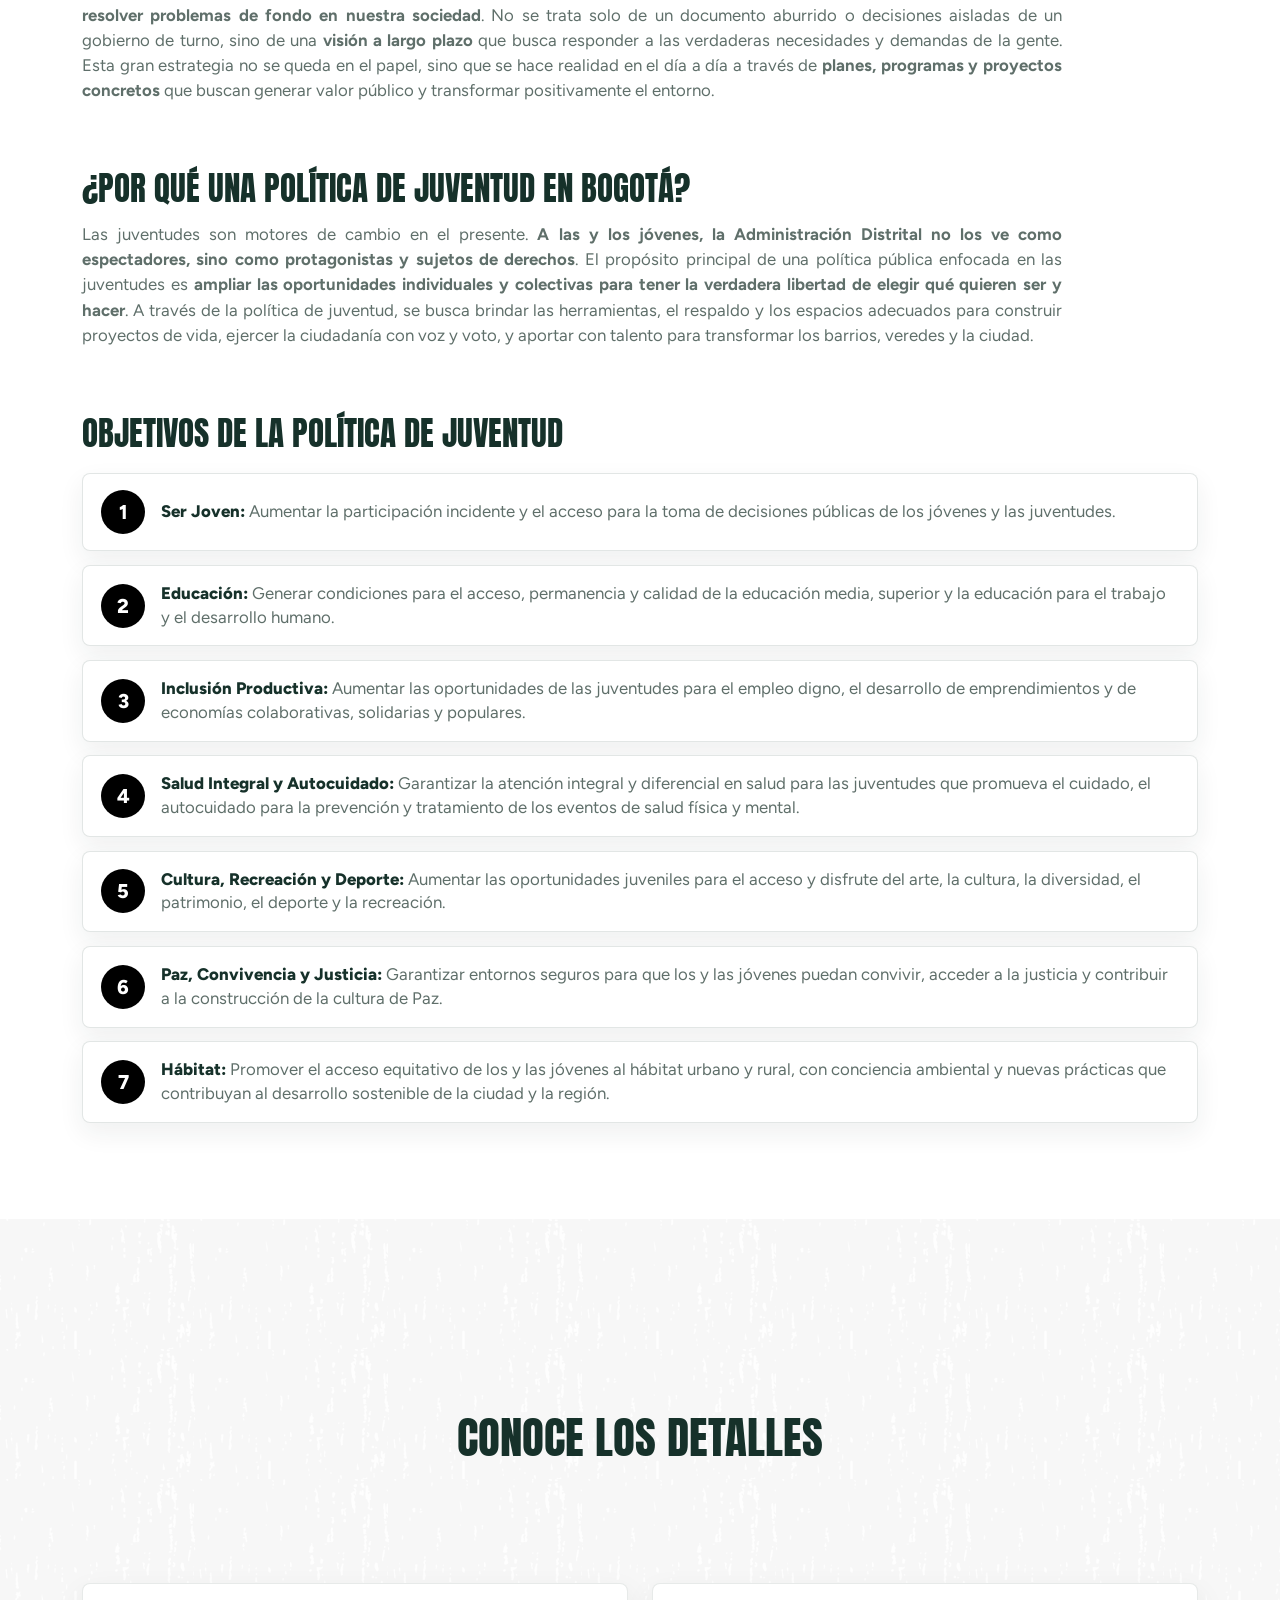
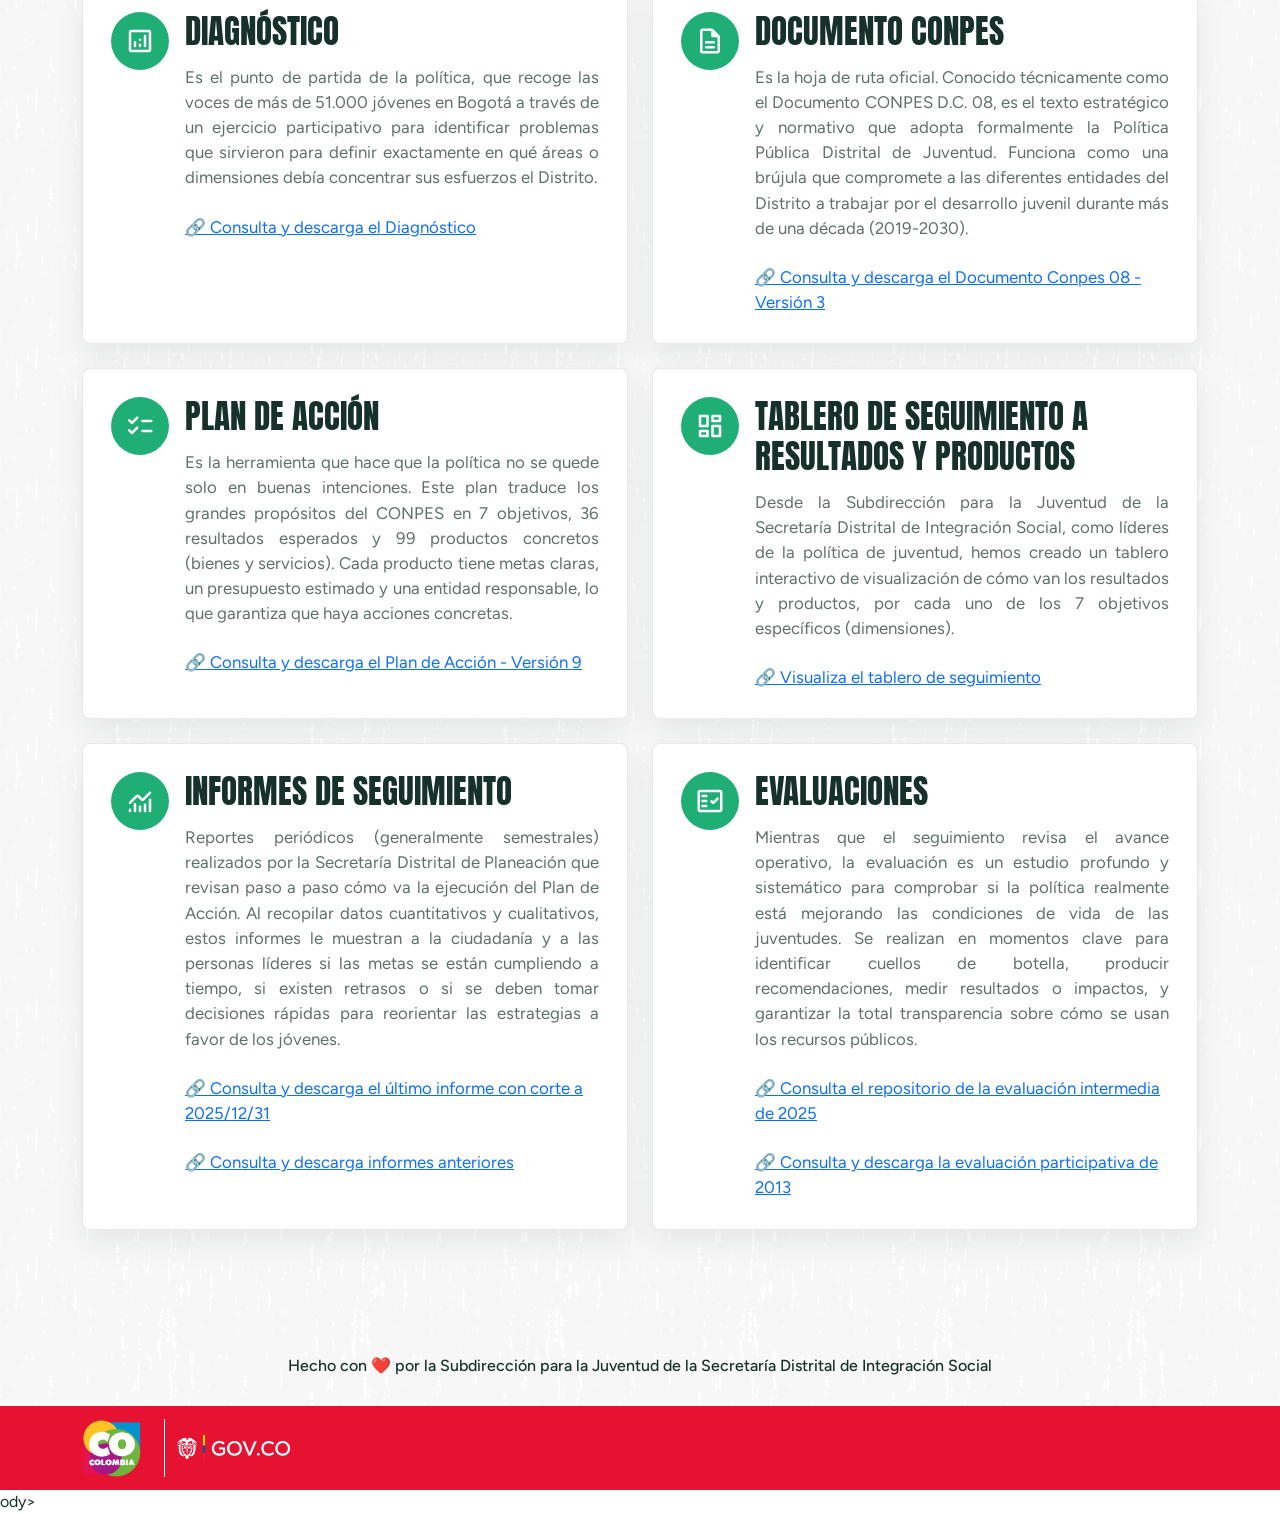
<file: politica-publica-distrital-juventud.html>
<!doctype html>
<html lang="es">
  <head>
    <meta charset="utf-8">
    <meta name="viewport" content="width=device-width, initial-scale=1">
    <title>Política Pública Distrital de Juventud | Datálogo Joven</title>
    <link href="externos/bootstrap-5.3.3.min.css" rel="stylesheet">
    <link href="externos/material-symbols.css" rel="stylesheet">
    <link rel="stylesheet" href="css/styles.css">
  </head>
  <body>
    <div class="site-chrome">
    <nav class="navbar datalogo-navbar" aria-label="Navegación principal">
      <div class="container-fluid justify-content-center">
        <a class="navbar-brand datalogo-brand m-0" href="index.html" aria-label="Inicio Datálogo Joven">
          <img src="img/datalogo-joven-logo-o.png" alt="Datálogo Joven">
        </a>
      </div>
    </nav>
    <nav class="site-menu" aria-label="Secciones del Datálogo">
      <div class="container">
        <ul class="site-menu-list">
          <li>
            <a href="politica-publica-distrital-juventud.html">
              <span class="material-symbols-rounded" aria-hidden="true">policy</span>
              Política de Juventud
            </a>
          </li>
          <li>
            <a href="sistema-distrital-juventud.html">
              <span class="material-symbols-rounded" aria-hidden="true">hub</span>
              Sistema Distrital de Juventud
            </a>
          </li>
          <li>
            <a href="proyectos-inversion.html">
              <span class="material-symbols-rounded" aria-hidden="true">account_tree</span>
              Inversión
            </a>
          </li>
          <li>
            <a href="ecosistema-juventud.html">
              <span class="material-symbols-rounded" aria-hidden="true">diversity_3</span>
              Documentos e investigaciones
            </a>
          </li>
        </ul>
      </div>
    </nav>
    </div>

    <header class="site-header policy-header">
      <div class="container">
        <div class="row justify-content-center">
          <div class="col-12 col-lg-9 text-center">
            <h1>Política Pública Distrital de Juventud</h1>
            <p class="header-lead">
              Bogotá cuenta con una herramienta que aporta a la ampliación de capacidades para que la población joven de la ciudad pueda ejercer plenamente su ciudadanía, tomar decisiones y construir sus proyectos de vida.
            </p>
			<img src="img/corazon.png" alt="Datálogo Joven">
          </div>
        </div>
        <div class="row g-4 mt-2 justify-content-center">
          <div class="col-12 col-md-6">
            <article class="figure-card policy-stat-card">
              <span class="figure-label">Vigencia</span>
              <strong>2019-2030</strong>
			  <p>Vamos en el séptimo año de vida de la política.</p>
            </article>
          </div>
          <div class="col-12 col-md-6">
            <article class="figure-card policy-stat-card">
              <span class="figure-label">Fase</span>
              <strong>Implementación</strong>
			  <p>Con monitoreo permanente y una evaluación realizada.</p>
            </article>
          </div>
          <div class="col-12 col-md-6">
            <article class="figure-card policy-stat-card">
              <span class="figure-label">Resultados esperados</span>
              <strong>36</strong>
			  <p>Apuestas estratégicas de la política.</p>
            </article>
          </div>
          <div class="col-12 col-md-6">
            <article class="figure-card policy-stat-card">
              <span class="figure-label">Productos activos</span>
              <strong>99</strong>
			  <p>Bienes y servicios para la juventud.</p>
            </article>
          </div>
          <div class="col-12 col-md-6">
            <article class="figure-card policy-stat-card">
              <span class="figure-label">Trayectoria ideal</span>
              <strong>67.36%</strong>
			  <p>Avance que estaba programado al 31 de diciembre de 2025.</p>
            </article>
          </div>
          <div class="col-12 col-md-6">
            <article class="figure-card policy-stat-card">
              <span class="figure-label">Avance acumulado</span>
              <strong>77.32%</strong>
			  <p>Avance real al 31 de diciembre de 2025, es decir, hay una brecha positiva.</p>
            </article>
          </div>
        </div>
      </div>
    </header>

    <main>
      <section class="policy-info-section">
        <div class="container">
          <div class="row g-4">
            <div class="col-12">
              <article class="policy-copy-block">
                <h3>¿Qué es una política pública?</h3>
                <p>Imagina que la ciudad es como un gran equipo que necesita una estrategia clara para superar sus mayores retos. En pocas palabras, una política pública es un <b>conjunto de objetivos colectivos, respuestas y acciones institucionales diseñadas para resolver problemas de fondo en nuestra sociedad</b>. No se trata solo de un documento aburrido o decisiones aisladas de un gobierno de turno, sino de una <b>visión a largo plazo</b> que busca responder a las verdaderas necesidades y demandas de la gente. Esta gran estrategia no se queda en el papel, sino que se hace realidad en el día a día a través de <b>planes, programas y proyectos concretos</b> que buscan generar valor público y transformar positivamente el entorno.</p>
              </article>
            </div>
			<div class='separador'></div>
            <div class="col-12">
              <article class="policy-copy-block">
                <h3>¿Por qué una política de juventud en Bogotá?</h3>
                <p>Las juventudes son motores de cambio en el presente. <b>A las y los jóvenes, la Administración Distrital no los ve como espectadores, sino como  protagonistas y sujetos de derechos</b>. El propósito principal de una política pública enfocada en las juventudes es <b>ampliar las oportunidades individuales y colectivas para tener la verdadera libertad de elegir qué quieren ser y hacer</b>. A través de la política de juventud, se busca brindar las herramientas, el respaldo y los espacios adecuados para construir proyectos de vida, ejercer la ciudadanía con voz y voto, y aportar con talento para transformar los barrios, veredes y la ciudad.</p>
              </article>
            </div>
			<div class='separador'></div>
            <div class="col-12">
              <article class="policy-copy-block policy-objectives-block">
                <h3>Objetivos de la política de juventud</h3>
                <div class="policy-objectives-cards">
                  <article class="policy-objective-card">
                    <span class="objective-number">1</span>
                    <p><strong>Ser Joven:</strong> Aumentar la participación incidente y el acceso para la toma de decisiones públicas de los jóvenes y las juventudes.</p>
                  </article>
                  <article class="policy-objective-card">
                    <span class="objective-number">2</span>
                    <p><strong>Educación:</strong> Generar condiciones para el acceso, permanencia y calidad de la educación media, superior y la educación para el trabajo y el desarrollo humano.</p>
                  </article>
                  <article class="policy-objective-card">
                    <span class="objective-number">3</span>
                    <p><strong>Inclusión Productiva:</strong> Aumentar las oportunidades de las juventudes para el empleo digno, el desarrollo de emprendimientos y de economías colaborativas, solidarias y populares.</p>
                  </article>
                  <article class="policy-objective-card">
                    <span class="objective-number">4</span>
                    <p><strong>Salud Integral y Autocuidado:</strong> Garantizar la atención integral y diferencial en salud para las juventudes que promueva el cuidado, el autocuidado para la prevención y tratamiento de los eventos de salud física y mental.</p>
                  </article>
                  <article class="policy-objective-card">
                    <span class="objective-number">5</span>
                    <p><strong>Cultura, Recreación y Deporte:</strong> Aumentar las oportunidades juveniles para el acceso y disfrute del arte, la cultura, la diversidad, el patrimonio, el deporte y la recreación.</p>
                  </article>
                  <article class="policy-objective-card">
                    <span class="objective-number">6</span>
                    <p><strong>Paz, Convivencia y Justicia:</strong> Garantizar entornos seguros para que los y las jóvenes puedan convivir, acceder a la justicia y contribuir a la construcción de la cultura de Paz.</p>
                  </article>
                  <article class="policy-objective-card">
                    <span class="objective-number">7</span>
                    <p><strong>Hábitat:</strong> Promover el acceso equitativo de los y las jóvenes al hábitat urbano y rural, con conciencia ambiental y nuevas prácticas que contribuyan al desarrollo sostenible de la ciudad y la región.</p>
                  </article>
                </div>
              </article>
            </div>
          </div>
        </div>
      </section>

      <section class="policy-resources-section">
        <div class="container">
		  <div class="row justify-content-center explore-section">
            <div class="col-12 col-lg-8 text-center">
              <h2>Conoce los detalles</h2>
            </div>
          </div>
          <div class="row g-4">
            <div class="col-12 col-lg-6">
              <article class="resource-row">
                <div class="resource-icon" aria-hidden="true">
                  <span class="material-symbols-rounded">analytics</span>
                </div>
                <div>
                  <h3>Diagnóstico</h3>
                  <p>Es el punto de partida de la política, que recoge las voces de más de 51.000 jóvenes en Bogotá a través de un ejercicio participativo para  identificar problemas que sirvieron para definir exactamente en qué áreas o dimensiones debía concentrar sus esfuerzos el Distrito.</p>
				  <br/>
				  <p><a href="https://www.sdp.gov.co/sites/default/files/diagnostico_politica_publica_de_juventud_0.pdf" target="_blank">🔗 Consulta y descarga el Diagnóstico</a></p>
                </div>
              </article>
            </div>
            <div class="col-12 col-lg-6">
              <article class="resource-row">
                <div class="resource-icon" aria-hidden="true">
                  <span class="material-symbols-rounded">description</span>
                </div>
                <div>
                  <h3>Documento Conpes</h3>
                  <p>Es la hoja de ruta oficial. Conocido técnicamente como el Documento CONPES D.C. 08, es el texto estratégico y normativo que adopta formalmente la Política Pública Distrital de Juventud. Funciona como una brújula que compromete a las diferentes entidades del Distrito a trabajar por el desarrollo juvenil durante más de una década (2019-2030).</p>
				  <br/>
				  <p><a href="https://www.sdp.gov.co/sites/default/files/decretos-conpes/adenda_conpesdc_08_pp_juventud_v3.pdf" target="_blank">🔗 Consulta y descarga el Documento Conpes 08 - Versión 3</a></p>
                </div>
              </article>
            </div>
            <div class="col-12 col-lg-6">
              <article class="resource-row">
                <div class="resource-icon" aria-hidden="true">
                  <span class="material-symbols-rounded">checklist</span>
                </div>
                <div>
                  <h3>Plan de acción</h3>
                  <p>Es la herramienta que hace que la política no se quede solo en buenas intenciones. Este plan traduce los grandes propósitos del CONPES en 7 objetivos, 36 resultados esperados y 99 productos concretos (bienes y servicios). Cada producto tiene metas claras, un presupuesto estimado y una entidad responsable, lo que garantiza que haya acciones concretas.</p>
				  <br/>
				  <p><a href="https://www.sdp.gov.co/sites/default/files/decretos-conpes/pa_juventud_v9-26_dp.xlsx" target="_blank">🔗 Consulta y descarga el Plan de Acción - Versión 9</a></p>
                </div>
              </article>
            </div>
            <div class="col-12 col-lg-6">
              <article class="resource-row">
                <div class="resource-icon" aria-hidden="true">
                  <span class="material-symbols-rounded">dashboard</span>
                </div>
                <div>
                  <h3>Tablero de seguimiento a resultados y productos</h3>
                  <p>Desde la Subdirección para la Juventud de la Secretaría Distrital de Integración Social, como líderes de la política de juventud, hemos creado un tablero interactivo de visualización de cómo van los resultados y productos, por cada uno de los 7 objetivos específicos (dimensiones).</p>
				  <br/>
				  <p><a href="https://sdis-juventud.github.io/tablero-ppdj/index.html" target="_blank">🔗 Visualiza el tablero de seguimiento</a></p>
                </div>
              </article>
            </div>
            <div class="col-12 col-lg-6">
              <article class="resource-row">
                <div class="resource-icon" aria-hidden="true">
                  <span class="material-symbols-rounded">monitoring</span>
                </div>
                <div>
                  <h3>Informes de seguimiento</h3>
                  <p>Reportes periódicos (generalmente semestrales) realizados por la Secretaría Distrital de Planeación que revisan paso a paso cómo va la ejecución del Plan de Acción. Al recopilar datos cuantitativos y cualitativos, estos informes le muestran a la ciudadanía y a las personas líderes si las metas se están cumpliendo a tiempo, si existen retrasos o si se deben tomar decisiones rápidas para reorientar las estrategias a favor de los jóvenes.</p>
				  <br/>
				  <p><a href="https://www.sdp.gov.co/sites/default/files/informe_pp_juventud_s2-25.pdf" target="_blank">🔗 Consulta y descarga el último informe con corte a 2025/12/31</a></p>
				  <br/>
				  <p><a href="https://www.sdp.gov.co/gestion-socioeconomica/conpes-dc/seguimiento" target="_blank">🔗 Consulta y descarga informes anteriores</a></p>
                </div>
              </article>
            </div>
            <div class="col-12 col-lg-6">
              <article class="resource-row">
                <div class="resource-icon" aria-hidden="true">
                  <span class="material-symbols-rounded">fact_check</span>
                </div>
                <div>
                  <h3>Evaluaciones</h3>
                  <p>Mientras que el seguimiento revisa el avance operativo, la evaluación es un estudio profundo y sistemático para comprobar si la política realmente está mejorando las condiciones de vida de las juventudes. Se realizan en momentos clave para identificar cuellos de botella, producir recomendaciones, medir resultados o impactos, y garantizar la total transparencia sobre cómo se usan los recursos públicos.</p>
				  <br/>
				  <p><a href="https://sdis-juventud.github.io/evaluacion-operaciones-ppdj-2025/" target="_blank">🔗 Consulta el repositorio de la evaluación intermedia de 2025</a></p>
				  <br/>
				  <p><a href="https://www.sdp.gov.co/sites/default/files/info_final_eval_part_ppj_1.pdf" target="_blank">🔗 Consulta y descarga la evaluación participativa de 2013</a></p>
                </div>
              </article>
            </div>
          </div>
        </div>
      </section>

    </main>

    <section class="made-with-love">
      <div class="container text-center">
        <p>Hecho con ❤️ por la Subdirección para la Juventud de la Secretaría Distrital de Integración Social</p>
      </div>
    </section>

    <footer id="sp-footer" >

            <div class="container">
        <div class="container-inner">
      
  
<div class="row">
  <div id="sp-footer1" class="col-lg-12 "><div class="sp-column "><div class="sp-module "><div class="sp-module-content">
<div id="mod-custom122" class="mod-custom custom">
    <div class="container" style="padding: 1px 0;">
<div class="row">
<div class="col-md-1 hasTooltip" style="border-right: 1px solid white;" data-original-title="Logo del Portal Único del Estado Colombiano – GOV.CO "><a href="https://www.colombia.co/" target="_blank" rel="alternate noopener"><img data-src="img/marca-colombia-footer.png" alt="Marca Colombia" width="60px" class="lazyload" /></a></div>
<div class="col-md-5" style="padding-top: 16px;"><a style="color: white;" href="https://www.gov.co" target="_blank" rel="noopener"><img data-src="img/logo-govco-footer.png" alt="Logo Portal GOV.CO" width="113" height="27" class="lazyload" /></a></div>
</div>
</div></div>
</div></div></div></div></div>
              </div>
      </div>
      
  </footer>

    <script src="externos/bootstrap-5.3.3.bundle.min.js"></script>
    <script src="js/main.js"></script>
  </body>
</html>
ody>
</html>
</file>
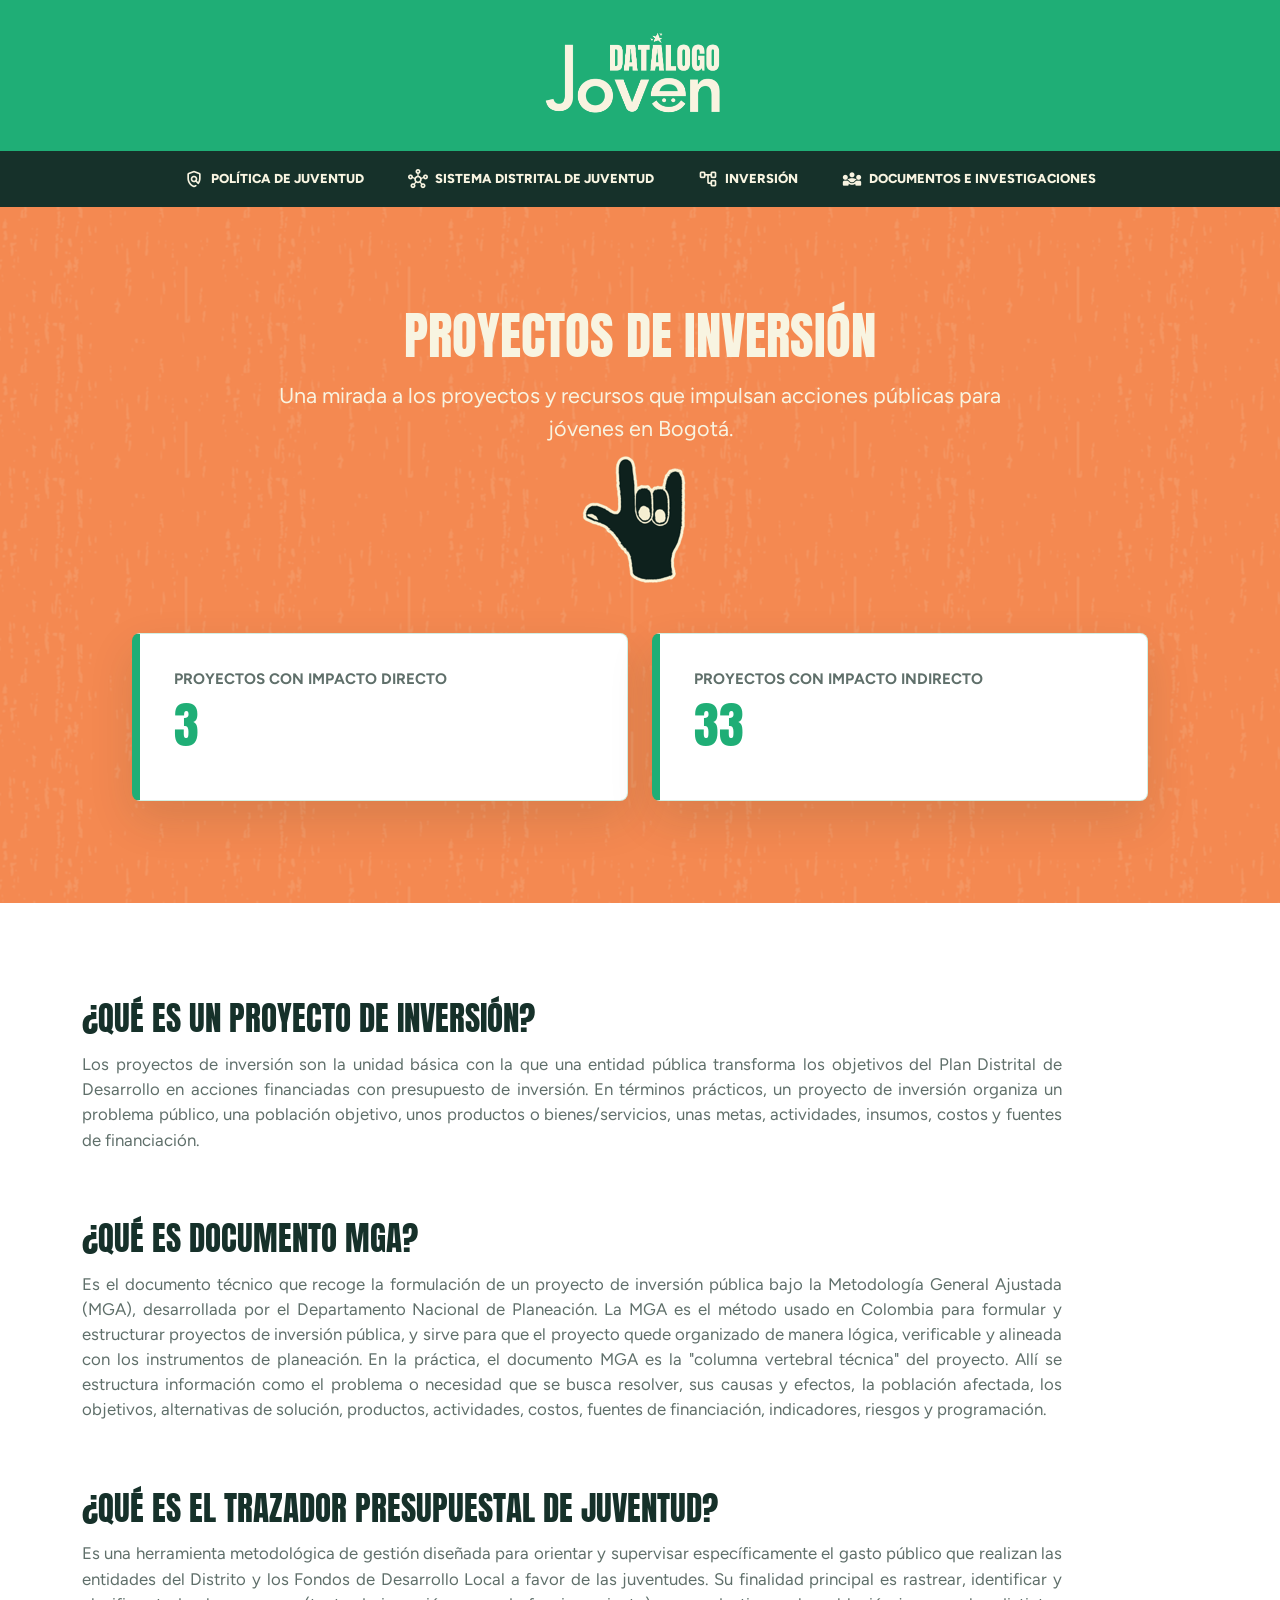
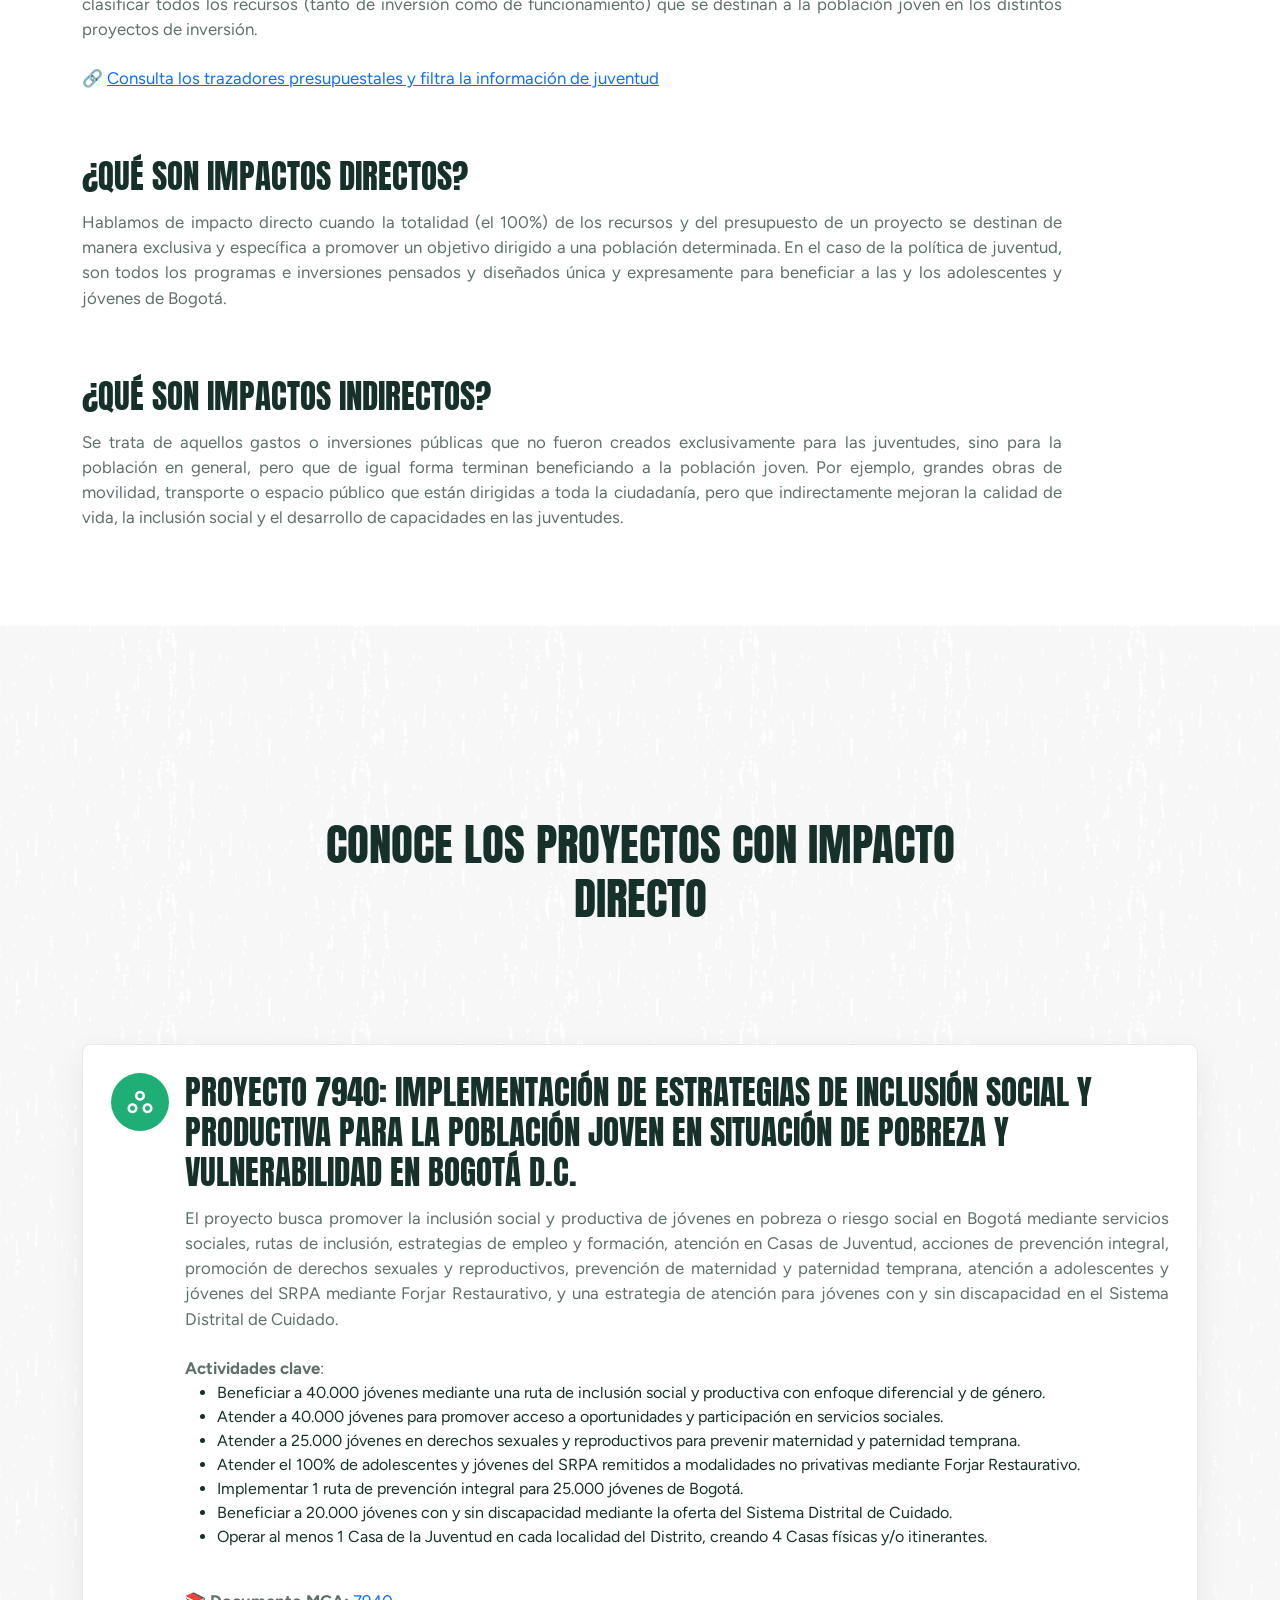
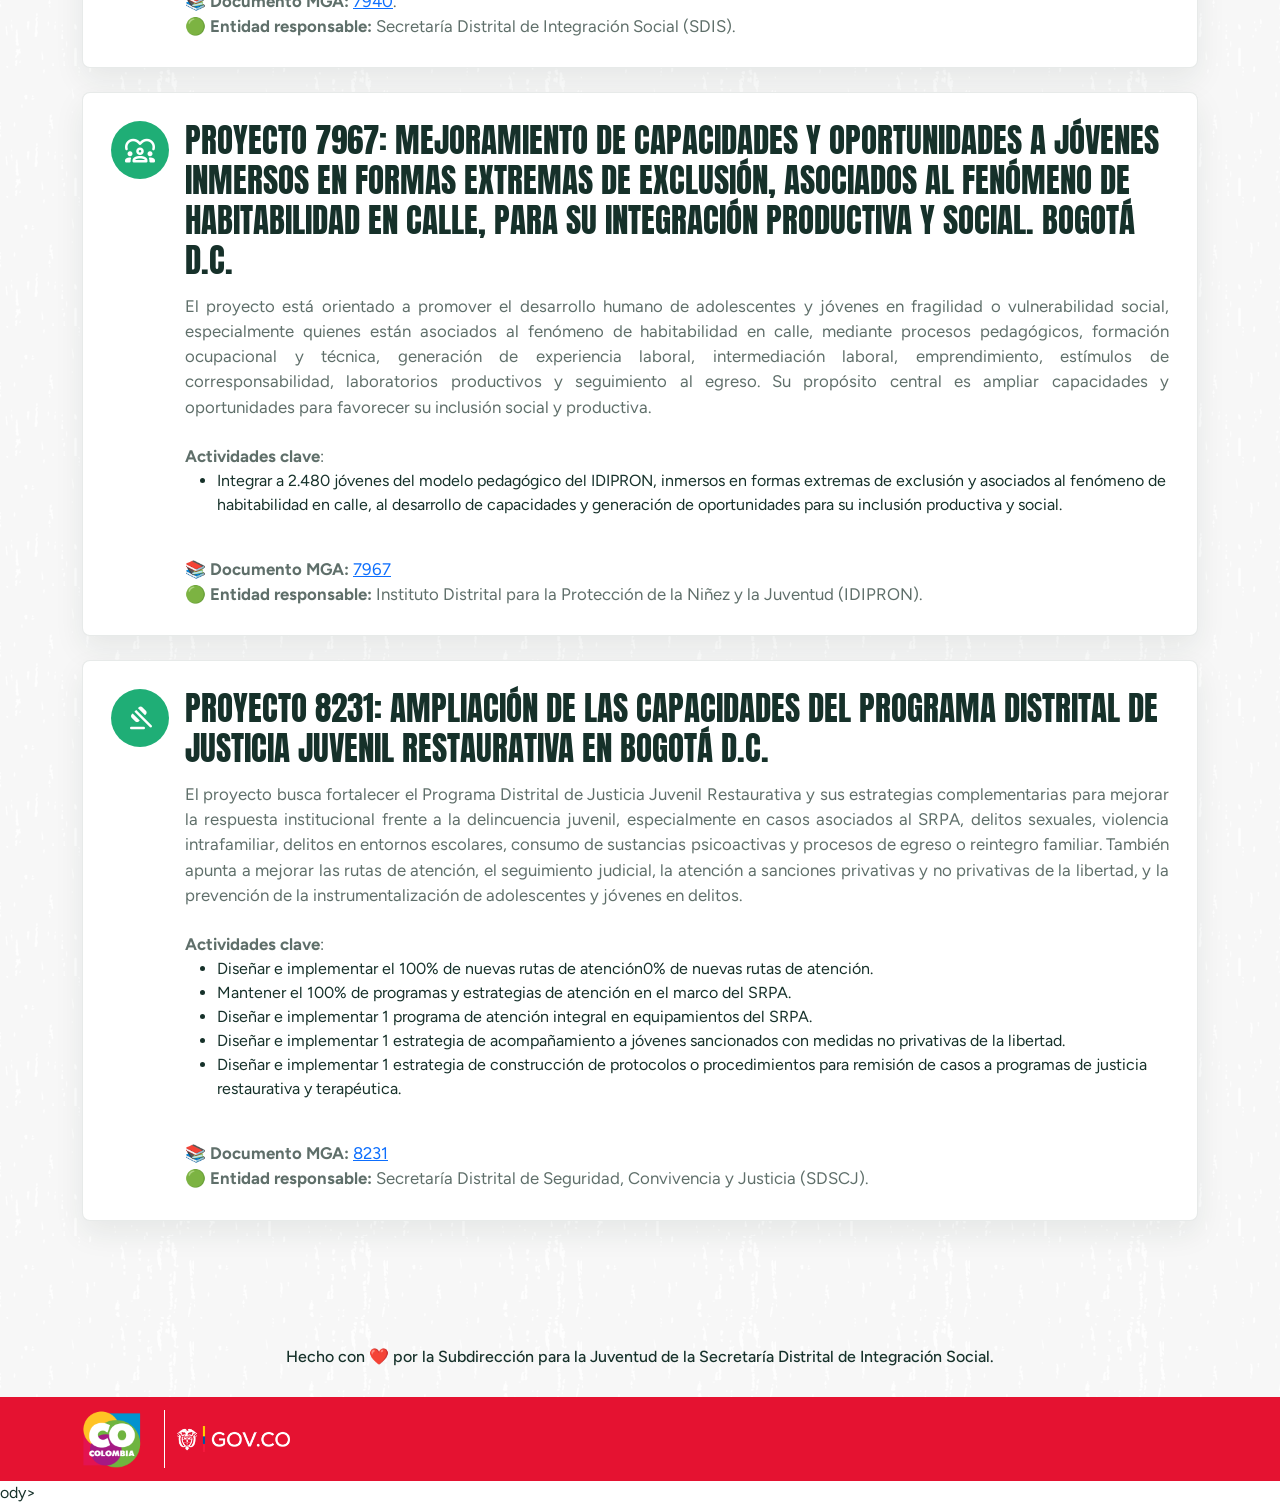
<file: proyectos-inversion.html>
<!doctype html>
<html lang="es">
  <head>
    <meta charset="utf-8">
    <meta name="viewport" content="width=device-width, initial-scale=1">
    <title>Proyectos de inversión | Datálogo Joven</title>
    <link href="externos/bootstrap-5.3.3.min.css" rel="stylesheet">
    <link href="externos/material-symbols.css" rel="stylesheet">
    <link rel="stylesheet" href="css/styles.css">
  </head>
  <body>
    <div class="site-chrome">
    <nav class="navbar datalogo-navbar" aria-label="Navegación principal">
      <div class="container-fluid justify-content-center">
        <a class="navbar-brand datalogo-brand m-0" href="index.html" aria-label="Inicio Datálogo Joven">
          <img src="img/datalogo-joven-logo-o.png" alt="Datálogo Joven">
        </a>
      </div>
    </nav>
    <nav class="site-menu" aria-label="Secciones del Datálogo">
      <div class="container">
        <ul class="site-menu-list">
          <li>
            <a href="politica-publica-distrital-juventud.html">
              <span class="material-symbols-rounded" aria-hidden="true">policy</span>
              Política de Juventud
            </a>
          </li>
          <li>
            <a href="sistema-distrital-juventud.html">
              <span class="material-symbols-rounded" aria-hidden="true">hub</span>
              Sistema Distrital de Juventud
            </a>
          </li>
          <li>
            <a href="proyectos-inversion.html">
              <span class="material-symbols-rounded" aria-hidden="true">account_tree</span>
              Inversión
            </a>
          </li>
          <li>
            <a href="ecosistema-juventud.html">
              <span class="material-symbols-rounded" aria-hidden="true">diversity_3</span>
              Documentos e investigaciones
            </a>
          </li>
        </ul>
      </div>
    </nav>
    </div>

    <header class="site-header investment-header">
      <div class="container">
        <div class="row justify-content-center">
          <div class="col-12 col-lg-9 text-center">
            <h1>Proyectos de inversión</h1>
            <p class="header-lead">
              Una mirada a los proyectos y recursos que impulsan acciones públicas para jóvenes en Bogotá.
            </p>
			<img src="img/inversion.png" alt="Datálogo Joven">
          </div>
        </div>
        <div class="row g-4 mt-2 justify-content-center">
          <div class="col-12 col-md-6">
            <article class="figure-card policy-stat-card">
              <span class="figure-label">Proyectos con impacto directo</span>
              <strong>3</strong>
            </article>
          </div>
          <div class="col-12 col-md-6">
            <article class="figure-card policy-stat-card">
              <span class="figure-label">Proyectos con impacto indirecto</span>
              <strong>33</strong>
            </article>
          </div>
        </div>
      </div>
    </header>

    <main>
      <section class="policy-info-section">
        <div class="container">
          <div class="row g-4">
            <div class="col-12">
              <article class="policy-copy-block">
                <h3>¿Qué es un proyecto de inversión?</h3>
                <p>Los proyectos de inversión son la unidad básica con la que una entidad pública transforma los objetivos del Plan Distrital de Desarrollo en acciones financiadas con presupuesto de inversión. En términos prácticos, un proyecto de inversión organiza un problema público, una población objetivo, unos productos o bienes/servicios, unas metas, actividades, insumos, costos y fuentes de financiación.</p>
              </article>
            </div>
			<div class='separador'></div>
			<div class="col-12">
              <article class="policy-copy-block">
                <h3>¿Qué es documento MGA?</h3>
                <p>Es el documento técnico que recoge la formulación de un proyecto de inversión pública bajo la Metodología General Ajustada (MGA), desarrollada por el Departamento Nacional de Planeación. La MGA es el método usado en Colombia para formular y estructurar proyectos de inversión pública, y sirve para que el proyecto quede organizado de manera lógica, verificable y alineada con los instrumentos de planeación. En la práctica, el documento MGA es la "columna vertebral técnica" del proyecto. Allí se estructura información como el problema o necesidad que se busca resolver, sus causas y efectos, la población afectada, los objetivos, alternativas de solución, productos, actividades, costos, fuentes de financiación, indicadores, riesgos y programación.</p>
              </article>
            </div>
			<div class='separador'></div>
            <div class="col-12">
              <article class="policy-copy-block">
                <h3>¿Qué es el trazador presupuestal de juventud?</h3>
                <p>Es una herramienta metodológica de gestión diseñada para orientar y supervisar específicamente el gasto público que realizan las entidades del Distrito y los Fondos de Desarrollo Local a favor de las juventudes. Su finalidad principal es rastrear, identificar y clasificar todos los recursos (tanto de inversión como de funcionamiento) que se destinan a la población joven en los distintos proyectos de inversión.</p>
				<br/>
				<p>🔗 <a href='https://observatoriofiscal.shd.gov.co/indicadores/trazadores' target='_blank'>Consulta los trazadores presupuestales y filtra la información de juventud</a></p>
              </article>
            </div>
			<div class='separador'></div>
            <div class="col-12">
              <article class="policy-copy-block">
                <h3>¿Qué son impactos directos?</h3>
                <p>Hablamos de impacto directo cuando la totalidad (el 100%) de los recursos y del presupuesto de un proyecto se destinan de manera exclusiva y específica a promover un objetivo dirigido a una población determinada. En el caso de la política de juventud, son todos los programas e inversiones pensados y diseñados única y expresamente para beneficiar a las y los adolescentes y jóvenes de Bogotá.</p>
              </article>
            </div>
			<div class='separador'></div>
            <div class="col-12">
              <article class="policy-copy-block">
                <h3>¿Qué son impactos indirectos?</h3>
                <p>Se trata de aquellos gastos o inversiones públicas que no fueron creados exclusivamente para las juventudes, sino para la población en general, pero que de igual forma terminan beneficiando a la población joven. Por ejemplo, grandes obras de movilidad, transporte o espacio público que están dirigidas a toda la ciudadanía, pero que indirectamente mejoran la calidad de vida, la inclusión social y el desarrollo de capacidades en las juventudes.</p>
              </article>
            </div>
          </div>
        </div>
      </section>

      <section class="policy-resources-section">
        <div class="container">
          <div class="row justify-content-center explore-section">
            <div class="col-12 col-lg-8 text-center">
              <h2>Conoce los proyectos con impacto directo</h2>
            </div>
          </div>
          <div class="row g-4">
            <div class="col-12">
              <article class="resource-row resource-row-wide">
                <div class="resource-icon" aria-hidden="true"><span class="material-symbols-rounded">workspaces</span></div>
                <div>
                  <h3>Proyecto 7940: Implementación de estrategias de inclusión social y productiva para la población joven en situación de pobreza y vulnerabilidad en Bogotá D.C.</h3>
                  <p>El proyecto busca promover la inclusión social y productiva de jóvenes en pobreza o riesgo social en Bogotá mediante servicios sociales, rutas de inclusión, estrategias de empleo y formación, atención en Casas de Juventud, acciones de prevención integral, promoción de derechos sexuales y reproductivos, prevención de maternidad y paternidad temprana, atención a adolescentes y jóvenes del SRPA mediante Forjar Restaurativo, y una estrategia de atención para jóvenes con y sin discapacidad en el Sistema Distrital de Cuidado.</p>
				  <br/>
				  <p>
					<b>Actividades clave</b>:<br/>
					<ul>
						<li>Beneficiar a 40.000 jóvenes mediante una ruta de inclusión social y productiva con enfoque diferencial y de género.</li>
						<li>Atender a 40.000 jóvenes para promover acceso a oportunidades y participación en servicios sociales.</li>
						<li>Atender a 25.000 jóvenes en derechos sexuales y reproductivos para prevenir maternidad y paternidad temprana.</li>
						<li>Atender el 100% de adolescentes y jóvenes del SRPA remitidos a modalidades no privativas mediante Forjar Restaurativo.</li>
						<li>Implementar 1 ruta de prevención integral para 25.000 jóvenes de Bogotá.</li>
						<li>Beneficiar a 20.000 jóvenes con y sin discapacidad mediante la oferta del Sistema Distrital de Cuidado.</li>
						<li>Operar al menos 1 Casa de la Juventud en cada localidad del Distrito, creando 4 Casas físicas y/o itinerantes.</li>
					</ul>
				  </p>
				  <br/>
				  <p>📚 <b>Documento MGA:</b> <a href='https://drive.google.com/file/d/12dVl-Djel7pMNaiRktpjLs2uQZ7r_Wgb/view' target='_blank'>7940</a>.</p>
				  <p>🟢 <b>Entidad responsable:</b> Secretaría Distrital de Integración Social (SDIS).</p>
                </div>
              </article>
            </div>
            <div class="col-12">
              <article class="resource-row resource-row-wide">
                <div class="resource-icon" aria-hidden="true"><span class="material-symbols-rounded">diversity_1</span></div>
                <div>
                  <h3>Proyecto 7967: Mejoramiento de capacidades y oportunidades a jóvenes inmersos en formas extremas de exclusión, asociados al fenómeno de habitabilidad en calle, para su integración productiva y social. Bogotá D.C.</h3>
                  <p>El proyecto está orientado a promover el desarrollo humano de adolescentes y jóvenes en fragilidad o vulnerabilidad social, especialmente quienes están asociados al fenómeno de habitabilidad en calle, mediante procesos pedagógicos, formación ocupacional y técnica, generación de experiencia laboral, intermediación laboral, emprendimiento, estímulos de corresponsabilidad, laboratorios productivos y seguimiento al egreso. Su propósito central es ampliar capacidades y oportunidades para favorecer su inclusión social y productiva.</p>
				  <br/>
				  <p>
					<b>Actividades clave</b>:<br/>
					<ul>
						<li>Integrar a 2.480 jóvenes del modelo pedagógico del IDIPRON, inmersos en formas extremas de exclusión y asociados al fenómeno de habitabilidad en calle, al desarrollo de capacidades y generación de oportunidades para su inclusión productiva y social.</li>
					</ul>
				  </p>
				  <br/>
				  <p>📚 <b>Documento MGA:</b> <a href='https://drive.google.com/file/d/1aWcDhe13RXiy42zUcLAEvsuufO9Gwx_K/view' target='_blank'>7967</a><br/>
				  <p>🟢 <b>Entidad responsable:</b> Instituto Distrital para la Protección de la Niñez y la Juventud (IDIPRON).</p>
                </div>
              </article>
            </div>
            <div class="col-12">
              <article class="resource-row resource-row-wide">
                <div class="resource-icon" aria-hidden="true"><span class="material-symbols-rounded">gavel</span></div>
                <div>
                  <h3>Proyecto 8231: Ampliación de las capacidades del Programa Distrital de Justicia Juvenil Restaurativa en Bogotá D.C.</h3>
                  <p>El proyecto busca fortalecer el Programa Distrital de Justicia Juvenil Restaurativa y sus estrategias complementarias para mejorar la respuesta institucional frente a la delincuencia juvenil, especialmente en casos asociados al SRPA, delitos sexuales, violencia intrafamiliar, delitos en entornos escolares, consumo de sustancias psicoactivas y procesos de egreso o reintegro familiar. También apunta a mejorar las rutas de atención, el seguimiento judicial, la atención a sanciones privativas y no privativas de la libertad, y la prevención de la instrumentalización de adolescentes y jóvenes en delitos.</p>
				  <br/>
				  <p>
					<b>Actividades clave</b>:<br/>
					<ul>
						<li>Diseñar e implementar el 100% de nuevas rutas de atención0% de nuevas rutas de atención.</li>
						<li>Mantener el 100% de programas y estrategias de atención en el marco del SRPA.</li>
						<li>Diseñar e implementar 1 programa de atención integral en equipamientos del SRPA.</li>
						<li>Diseñar e implementar 1 estrategia de acompañamiento a jóvenes sancionados con medidas no privativas de la libertad.</li>
						<li>Diseñar e implementar 1 estrategia de construcción de protocolos o procedimientos para remisión de casos a programas de justicia restaurativa y terapéutica.</li>
					</ul>
				  </p>
				  <br/>
				  <p>📚 <b>Documento MGA:</b> <a href='https://drive.google.com/file/d/1A2rel1P1sz0-iTc7VJELKQUnH5UmcJNj/view' target='_blank'>8231</a><br/>
				  <p>🟢 <b>Entidad responsable:</b> Secretaría Distrital de Seguridad, Convivencia y Justicia (SDSCJ).</p>
                </div>
              </article>
            </div>
          </div>
        </div>
      </section>

    </main>

    <section class="made-with-love">
      <div class="container text-center">
        <p>Hecho con ️❤️ por la Subdirección para la Juventud de la Secretaría Distrital de Integración Social.</p>
      </div>
    </section>

    <footer id="sp-footer" >

            <div class="container">
        <div class="container-inner">
      
  
<div class="row">
  <div id="sp-footer1" class="col-lg-12 "><div class="sp-column "><div class="sp-module "><div class="sp-module-content">
<div id="mod-custom122" class="mod-custom custom">
    <div class="container" style="padding: 1px 0;">
<div class="row">
<div class="col-md-1 hasTooltip" style="border-right: 1px solid white;" data-original-title="Logo del Portal Único del Estado Colombiano – GOV.CO "><a href="https://www.colombia.co/" target="_blank" rel="alternate noopener"><img data-src="img/marca-colombia-footer.png" alt="Marca Colombia" width="60px" class="lazyload" /></a></div>
<div class="col-md-5" style="padding-top: 16px;"><a style="color: white;" href="https://www.gov.co" target="_blank" rel="noopener"><img data-src="img/logo-govco-footer.png" alt="Logo Portal GOV.CO" width="113" height="27" class="lazyload" /></a></div>
</div>
</div></div>
</div></div></div></div></div>
              </div>
      </div>
      
  </footer>

    <script src="externos/bootstrap-5.3.3.bundle.min.js"></script>
    <script src="js/main.js"></script>
  </body>
</html>
ody>
</html>
</file>
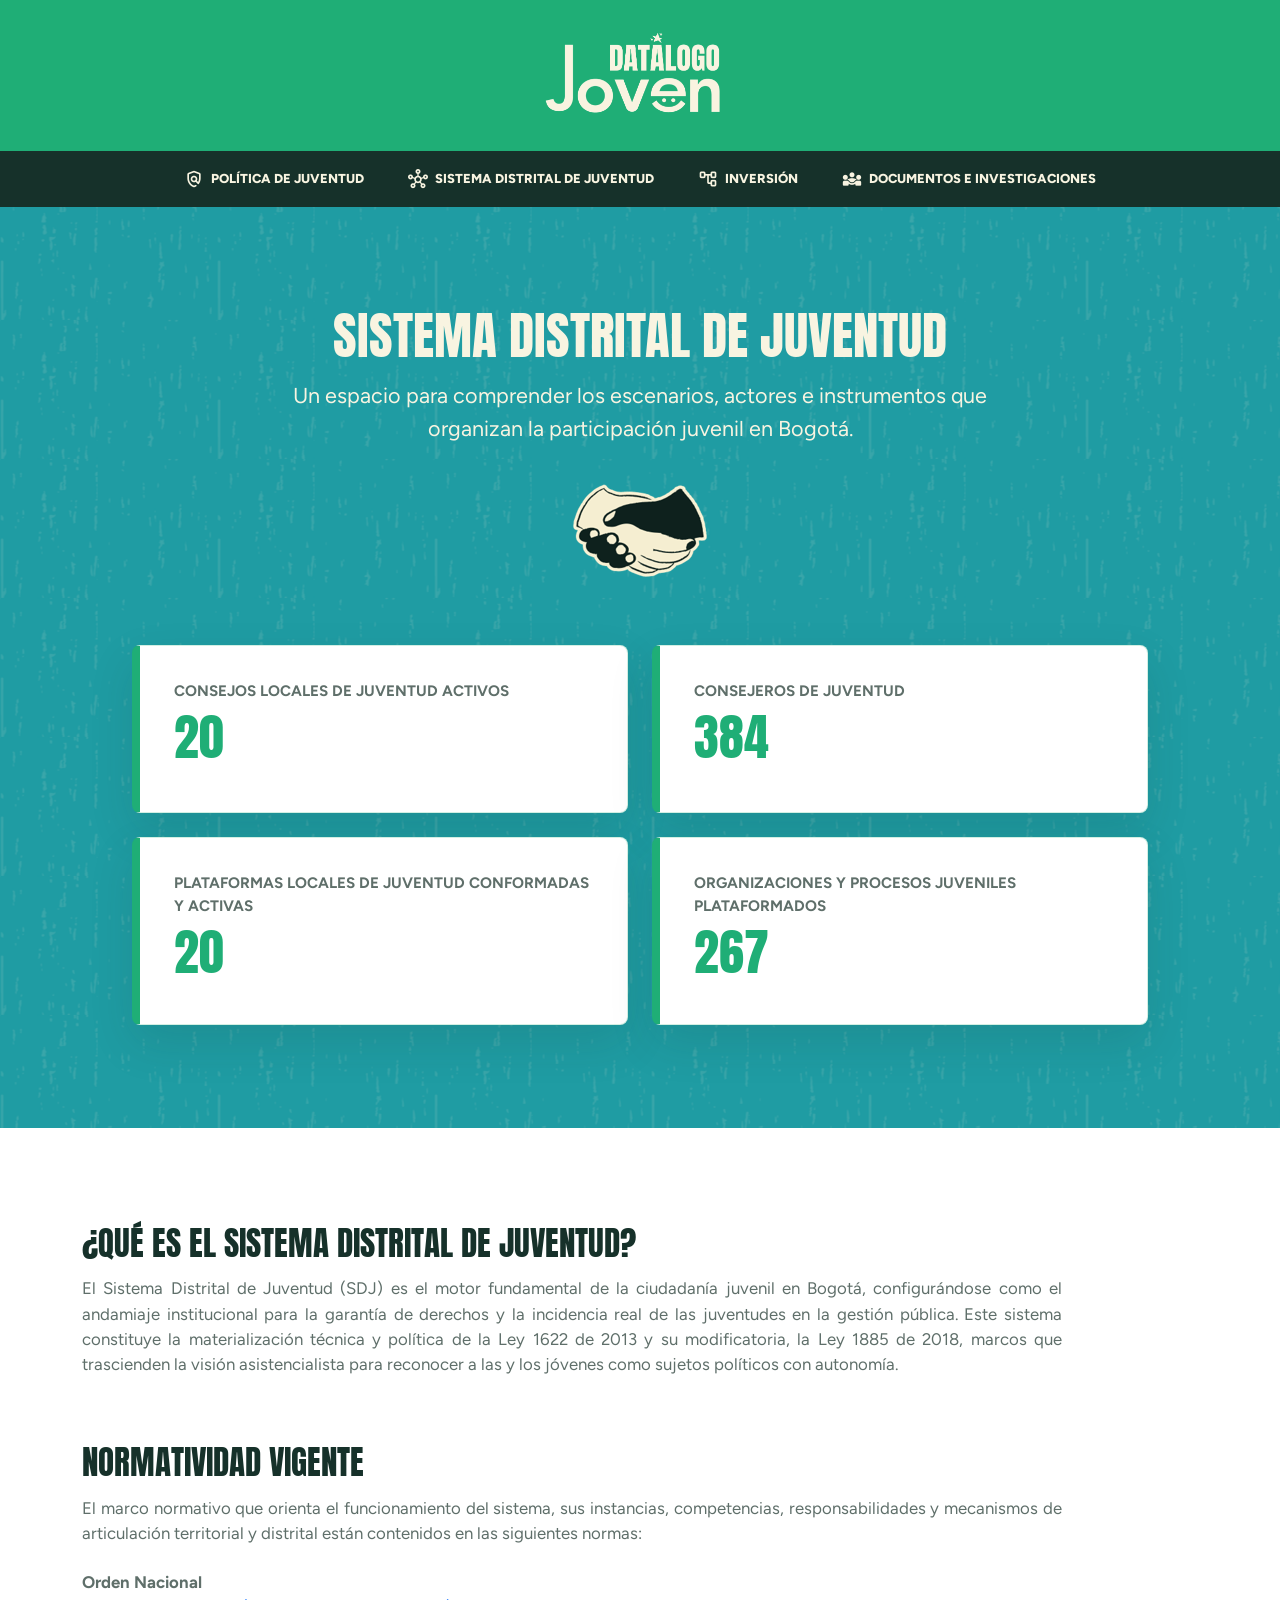
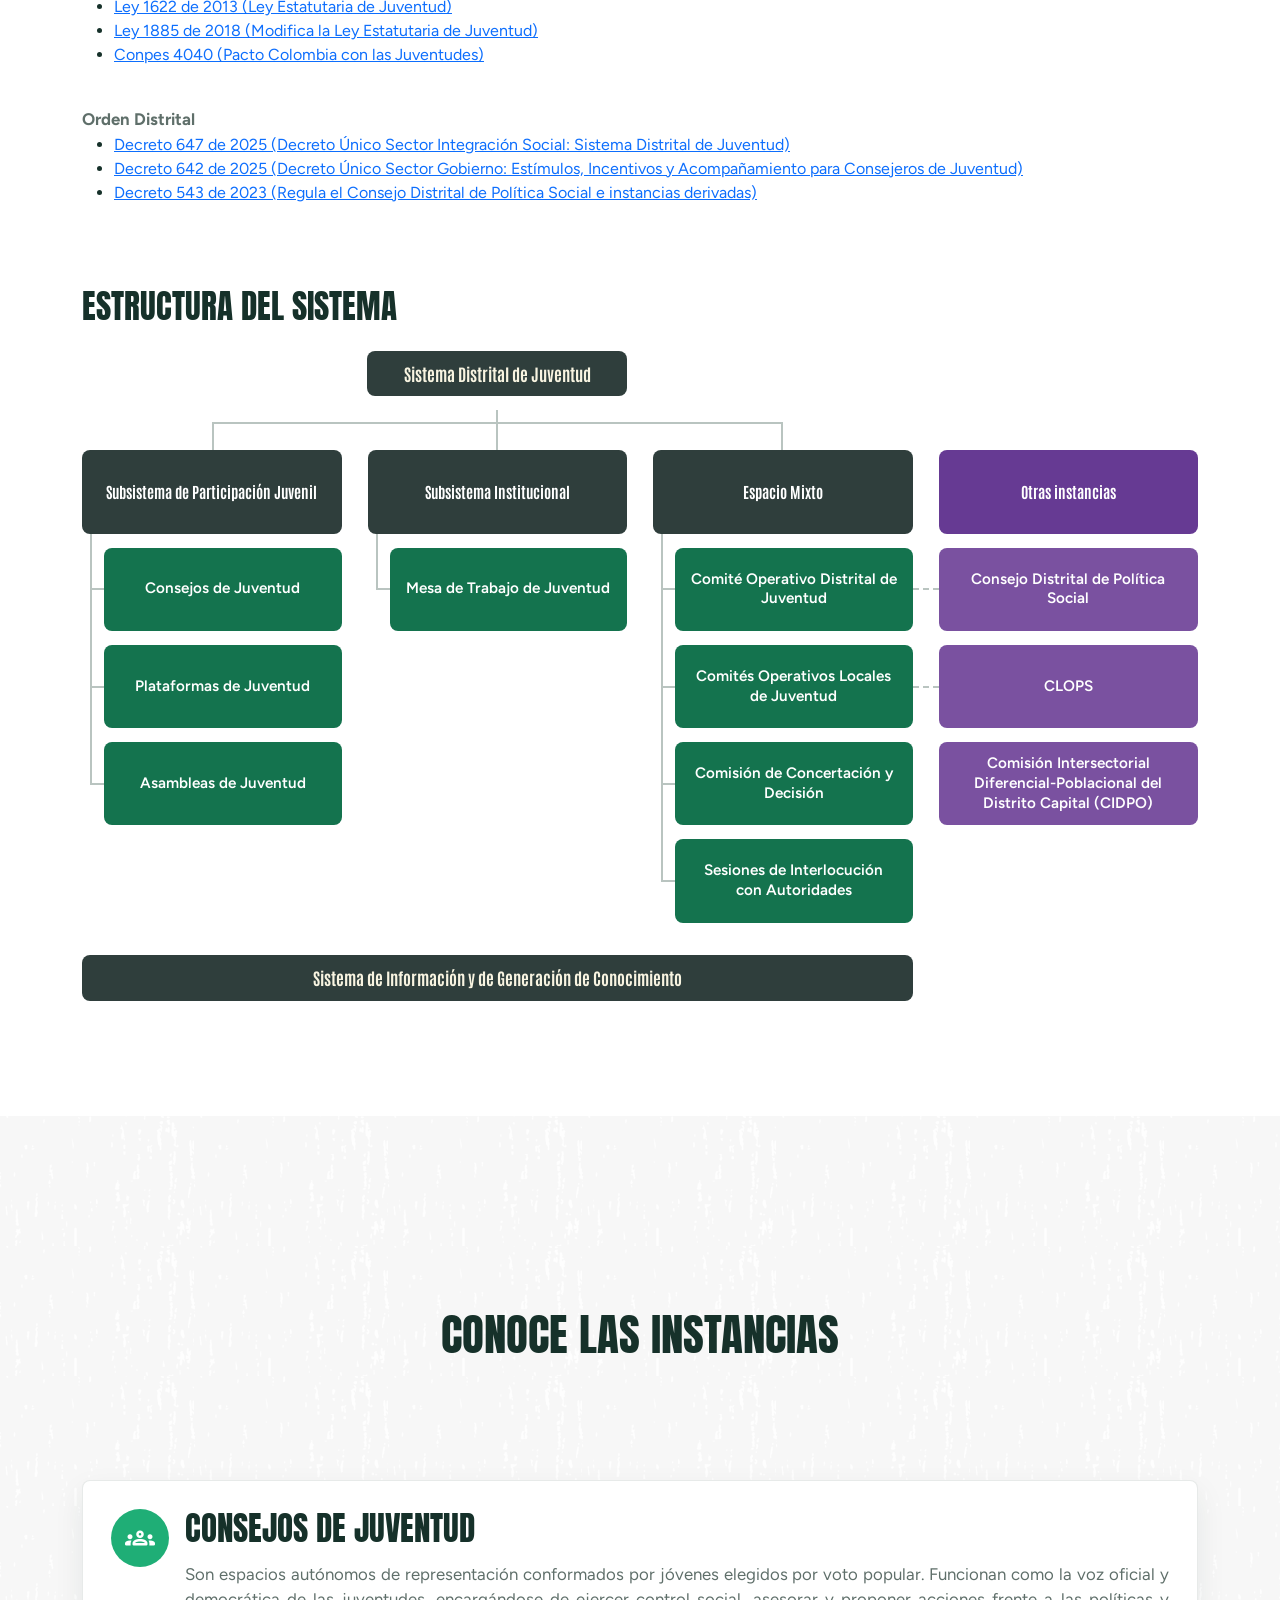
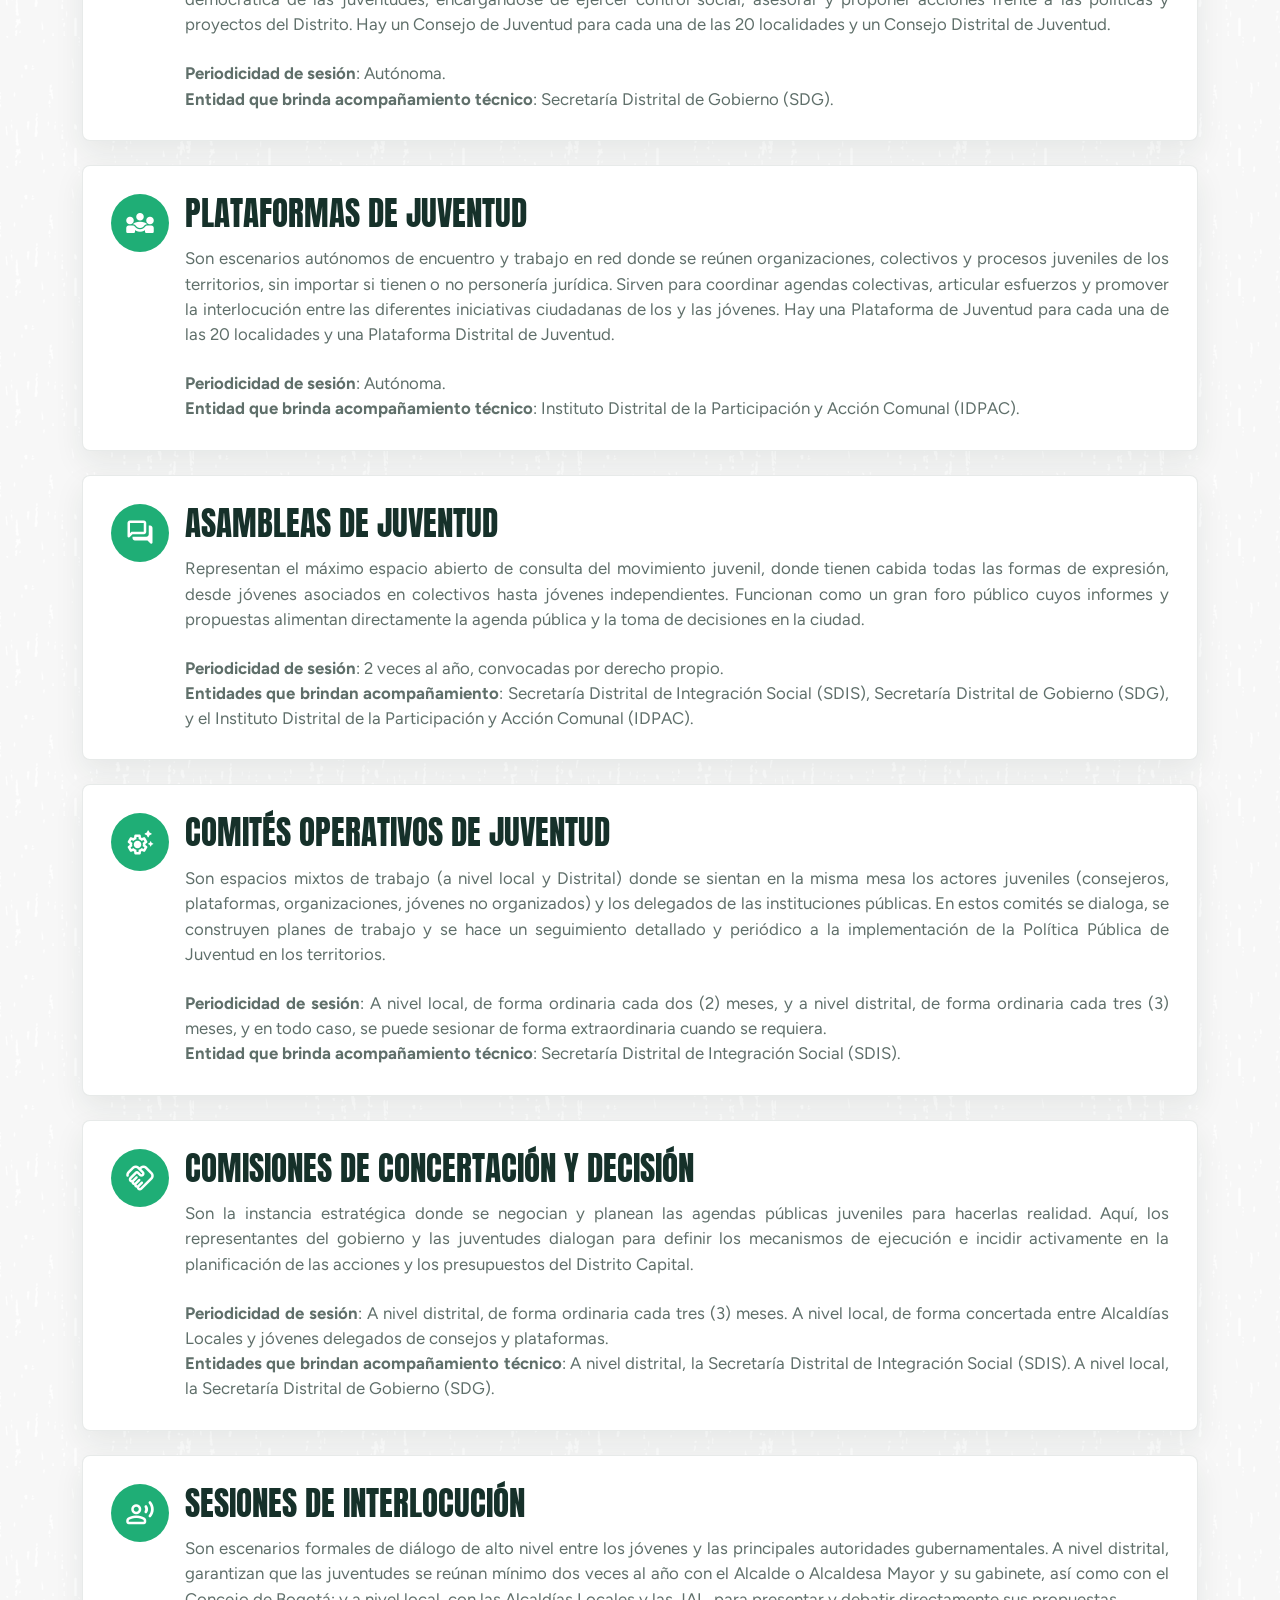
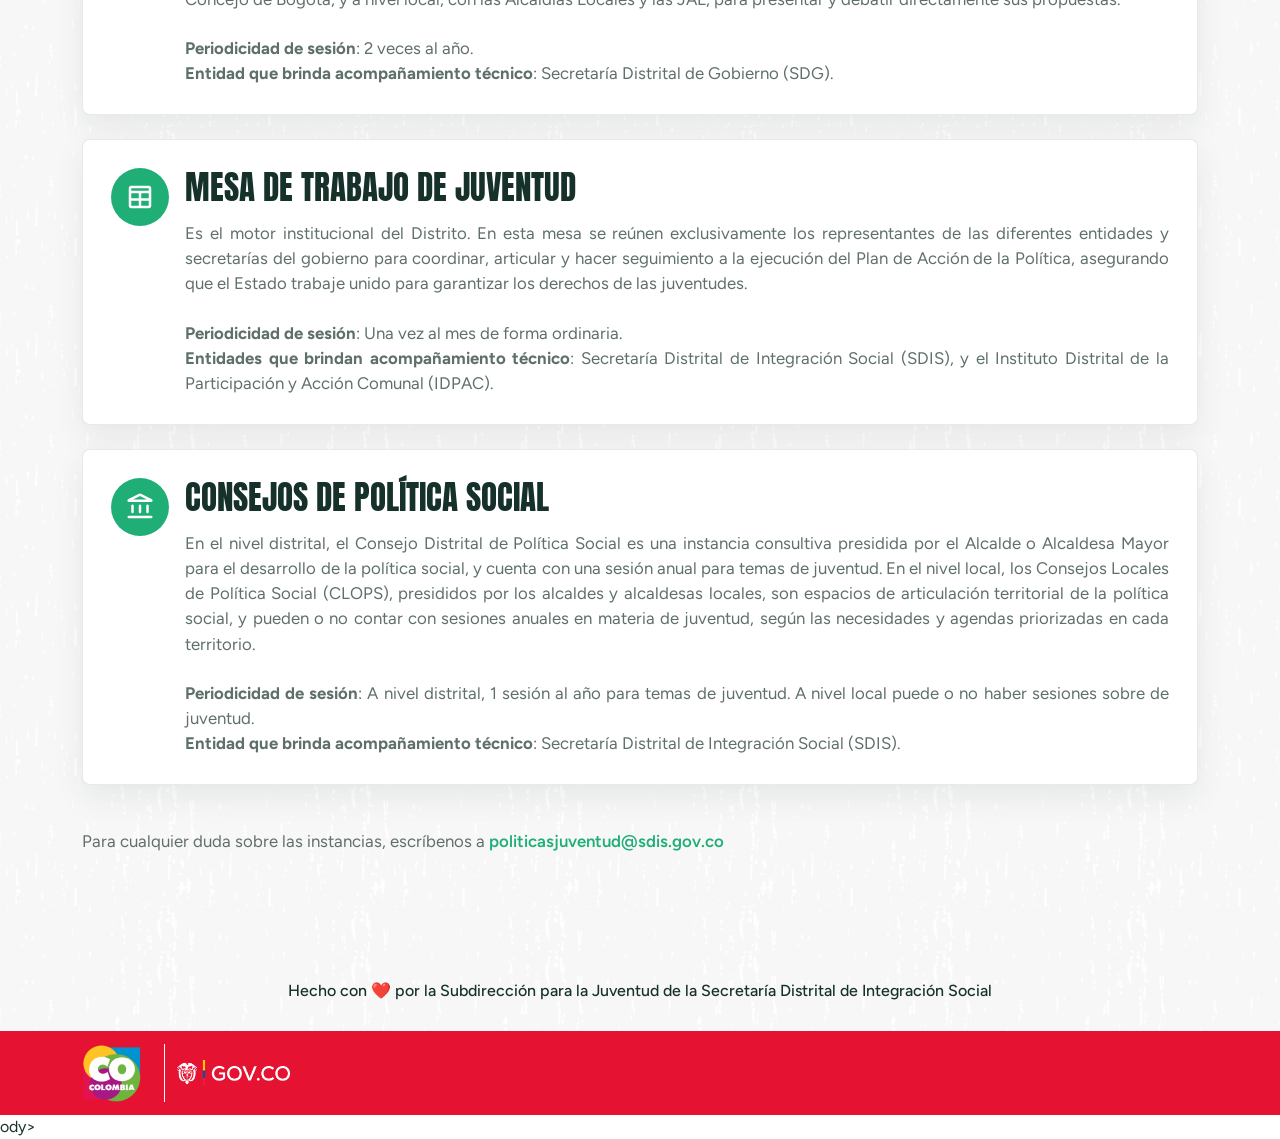
<file: sistema-distrital-juventud.html>
<!doctype html>
<html lang="es">
  <head>
    <meta charset="utf-8">
    <meta name="viewport" content="width=device-width, initial-scale=1">
    <title>Sistema Distrital de Juventud | Datálogo Joven</title>
    <link href="externos/bootstrap-5.3.3.min.css" rel="stylesheet">
    <link href="externos/material-symbols.css" rel="stylesheet">
    <link rel="stylesheet" href="css/styles.css">
  </head>
  <body>
    <div class="site-chrome">
    <nav class="navbar datalogo-navbar" aria-label="Navegación principal">
      <div class="container-fluid justify-content-center">
        <a class="navbar-brand datalogo-brand m-0" href="index.html" aria-label="Inicio Datálogo Joven">
          <img src="img/datalogo-joven-logo-o.png" alt="Datálogo Joven">
        </a>
      </div>
    </nav>
    <nav class="site-menu" aria-label="Secciones del Datálogo">
      <div class="container">
        <ul class="site-menu-list">
          <li>
            <a href="politica-publica-distrital-juventud.html">
              <span class="material-symbols-rounded" aria-hidden="true">policy</span>
              Política de Juventud
            </a>
          </li>
          <li>
            <a href="sistema-distrital-juventud.html">
              <span class="material-symbols-rounded" aria-hidden="true">hub</span>
              Sistema Distrital de Juventud
            </a>
          </li>
          <li>
            <a href="proyectos-inversion.html">
              <span class="material-symbols-rounded" aria-hidden="true">account_tree</span>
              Inversión
            </a>
          </li>
          <li>
            <a href="ecosistema-juventud.html">
              <span class="material-symbols-rounded" aria-hidden="true">diversity_3</span>
              Documentos e investigaciones
            </a>
          </li>
        </ul>
      </div>
    </nav>
    </div>

    <header class="site-header sdj-header">
      <div class="container">
        <div class="row justify-content-center">
          <div class="col-12 col-lg-9 text-center">
            <h1>Sistema Distrital de Juventud</h1>
            <p class="header-lead">
              Un espacio para comprender los escenarios, actores e instrumentos que organizan la participación juvenil en Bogotá.
            </p>
			<img src="img/manos-apretadas.png" alt="Datálogo Joven">
          </div>
        </div>
        <div class="row g-4 mt-2 justify-content-center">
          <div class="col-12 col-md-6">
            <article class="figure-card policy-stat-card">
              <span class="figure-label">Consejos Locales de Juventud Activos</span>
              <strong>20</strong>
            </article>
          </div>
          <div class="col-12 col-md-6">
            <article class="figure-card policy-stat-card">
              <span class="figure-label">Consejeros de Juventud</span>
              <strong>384</strong>
            </article>
          </div>
          <div class="col-12 col-md-6">
            <article class="figure-card policy-stat-card">
              <span class="figure-label">Plataformas Locales de Juventud conformadas y activas</span>
              <strong>20</strong>
            </article>
          </div>
          <div class="col-12 col-md-6">
            <article class="figure-card policy-stat-card">
              <span class="figure-label">Organizaciones y procesos juveniles plataformados</span>
              <strong>267</strong>
            </article>
          </div>
        </div>
      </div>
    </header>

    <main>
      <section class="policy-info-section">
        <div class="container">
          <div class="row g-4">
            <div class="col-12">
              <article class="policy-copy-block">
                <h3>¿Qué es el Sistema Distrital de Juventud?</h3>
                <p>El Sistema Distrital de Juventud (SDJ) es el motor fundamental de la ciudadanía juvenil en Bogotá, configurándose como el andamiaje institucional para la garantía de derechos y la incidencia real de las juventudes en la gestión pública. Este sistema constituye la materialización técnica y política de la  Ley 1622 de 2013  y su modificatoria, la  Ley 1885 de 2018, marcos que trascienden la visión asistencialista para reconocer a las y los jóvenes como sujetos políticos con autonomía.</p>
              </article>
            </div>
			<div class='separador'></div>
            <div class="col-12">
              <article class="policy-copy-block">
                <h3>Normatividad vigente</h3>
                <p>El marco normativo que orienta el funcionamiento del sistema, sus instancias, competencias, responsabilidades y mecanismos de articulación territorial y distrital están contenidos en las siguientes normas:</p>
				<br/>
				<p><b>Orden Nacional</b></p>
				<ul>
					<li><a href="https://www.funcionpublica.gov.co/eva/gestornormativo/norma.php?i=52971" target="_blank">Ley 1622 de 2013 (Ley Estatutaria de Juventud)</a></li>
					<li><a href="https://www.funcionpublica.gov.co/eva/gestornormativo/norma.php?i=85540" target="_blank">Ley 1885 de 2018 (Modifica la Ley Estatutaria de Juventud)</a></li>
					<li><a href="https://colaboracion.dnp.gov.co/CDT/Conpes/Econ%C3%B3micos/4040.pdf" target="_blank">Conpes 4040 (Pacto Colombia con las Juventudes)</a></li>
				</ul>
				<br/>
				<p><b>Orden Distrital</b></p>
				<ul>
					<li><a href="https://www.alcaldiabogota.gov.co/sisjur/normas/Norma1.jsp?i=191867" target="_blank">Decreto 647 de 2025 (Decreto Único Sector Integración Social: Sistema Distrital de Juventud)</a></li>
					<li><a href="https://www.alcaldiabogota.gov.co/sisjur/normas/Norma1.jsp?i=191904" target="_blank">Decreto 642 de 2025 (Decreto Único Sector Gobierno: Estímulos, Incentivos y Acompañamiento para Consejeros de Juventud)</a></li>
					<li><a href="https://www.alcaldiabogota.gov.co/sisjur/normas/Norma1.jsp?i=150950" target="_blank">Decreto 543 de 2023 (Regula el Consejo Distrital de Política Social e instancias derivadas)</a></li>
				</ul>
              </article>
            </div>
			<div class='separador'></div>
            <div class="col-12">
			  <h3 style='font-size:clamp(1.45rem, 2.6vw, 2.2rem);'>Estructura del Sistema</h3>
              <figure class="sdj-schema" aria-label="Esquema del Sistema Distrital de Juventud">
                <div class="sdj-tree">
                  <p class="sdj-box sdj-box-root">Sistema Distrital de Juventud</p>
                  <div class="sdj-trunk" aria-hidden="true"><span></span><span></span><span></span></div>

                  <div class="sdj-group sdj-group-1">
                    <p class="sdj-box sdj-box-head">Subsistema de Participación Juvenil</p>
                    <p class="sdj-box sdj-box-node">Consejos de Juventud</p>
                    <p class="sdj-box sdj-box-node">Plataformas de Juventud</p>
                    <p class="sdj-box sdj-box-node sdj-last">Asambleas de Juventud</p>
                  </div>

                  <div class="sdj-group sdj-group-2">
                    <p class="sdj-box sdj-box-head">Subsistema Institucional</p>
                    <p class="sdj-box sdj-box-node sdj-last">Mesa de Trabajo de Juventud</p>
                  </div>

                  <div class="sdj-group sdj-group-3">
                    <p class="sdj-box sdj-box-head">Espacio Mixto</p>
                    <p class="sdj-box sdj-box-node">Comité Operativo Distrital de Juventud</p>
                    <p class="sdj-box sdj-box-node">Comités Operativos Locales de Juventud</p>
                    <p class="sdj-box sdj-box-node">Comisión de Concertación y Decisión</p>
                    <p class="sdj-box sdj-box-node sdj-last">Sesiones de Interlocución con Autoridades</p>
                  </div>

                  <div class="sdj-group sdj-group-4">
                    <p class="sdj-box sdj-box-head sdj-box-other">Otras instancias</p>
                    <p class="sdj-box sdj-box-other-node sdj-linked">Consejo Distrital de Política Social
                      <span class="sdj-relation">Articula con el Comité Operativo Distrital de Juventud</span>
                    </p>
                    <p class="sdj-box sdj-box-other-node sdj-linked">CLOPS
                      <span class="sdj-relation">Articula con los Comités Operativos Locales de Juventud</span>
                    </p>
                    <p class="sdj-box sdj-box-other-node">Comisión Intersectorial Diferencial-Poblacional del Distrito Capital (CIDPO)</p>
                  </div>

                  <p class="sdj-box sdj-box-base">Sistema de Información y de Generación de Conocimiento</p>
                </div>
              </figure>
            </div>
          </div>
        </div>
      </section>

      <section class="policy-resources-section sdj-details-section">
        <div class="container">
          <div class="row justify-content-center explore-section">
            <div class="col-12 col-lg-8 text-center">
              <h2>Conoce las instancias</h2>
            </div>
          </div>
          <div class="row g-4">
            <div class="col-12">
              <article class="resource-row resource-row-wide">
                <div class="resource-icon" aria-hidden="true">
                  <span class="material-symbols-rounded">groups</span>
                </div>
                <div>
                  <h3>Consejos de Juventud</h3>
                  <p>Son espacios autónomos de representación conformados por jóvenes elegidos por voto popular. Funcionan como la voz oficial y democrática de las juventudes, encargándose de ejercer control social, asesorar y proponer acciones frente a las políticas y proyectos del Distrito. Hay un Consejo de Juventud para cada una de las 20 localidades y un Consejo Distrital de Juventud.</p>
				  <br/>
				  <p>
					<b>Periodicidad de sesión</b>: Autónoma.<br/>
					<b>Entidad que brinda acompañamiento técnico</b>: Secretaría Distrital de Gobierno (SDG).
				  </p>
                </div>
              </article>
            </div>
            <div class="col-12">
              <article class="resource-row resource-row-wide">
                <div class="resource-icon" aria-hidden="true">
                  <span class="material-symbols-rounded">diversity_3</span>
                </div>
                <div>
                  <h3>Plataformas de Juventud</h3>
                  <p>Son escenarios autónomos de encuentro y trabajo en red donde se reúnen organizaciones, colectivos y procesos juveniles de los territorios, sin importar si tienen o no personería jurídica. Sirven para coordinar agendas colectivas, articular esfuerzos y promover la interlocución entre las diferentes iniciativas ciudadanas de los y las jóvenes. Hay una Plataforma de Juventud para cada una de las 20 localidades y una Plataforma Distrital de Juventud.</p>
				  <br/>
				  <p>
					<b>Periodicidad de sesión</b>: Autónoma.<br/>
					<b>Entidad que brinda acompañamiento técnico</b>: Instituto Distrital de la Participación y Acción Comunal (IDPAC).
				  </p>
                </div>
              </article>
            </div>
            <div class="col-12">
              <article class="resource-row resource-row-wide">
                <div class="resource-icon" aria-hidden="true">
                  <span class="material-symbols-rounded">forum</span>
                </div>
                <div>
                  <h3>Asambleas de Juventud</h3>
                  <p>Representan el máximo espacio abierto de consulta del movimiento juvenil, donde tienen cabida todas las formas de expresión, desde jóvenes asociados en colectivos hasta jóvenes independientes. Funcionan como un gran foro público cuyos informes y propuestas alimentan directamente la agenda pública y la toma de decisiones en la ciudad.</p>
				  <br/>
				  <p>
					<b>Periodicidad de sesión</b>: 2 veces al año, convocadas por derecho propio.<br/>
					<b>Entidades que brindan acompañamiento</b>: Secretaría Distrital de Integración Social (SDIS), Secretaría Distrital de Gobierno (SDG), y el Instituto Distrital de la Participación y Acción Comunal (IDPAC).
				  </p>
                </div>
              </article>
            </div>
            <div class="col-12">
              <article class="resource-row resource-row-wide">
                <div class="resource-icon" aria-hidden="true">
                  <span class="material-symbols-rounded">settings_suggest</span>
                </div>
                <div>
                  <h3>Comités Operativos de Juventud</h3>
                  <p>Son espacios mixtos de trabajo (a nivel local y Distrital) donde se sientan en la misma mesa los actores juveniles (consejeros, plataformas, organizaciones, jóvenes no organizados) y los delegados de las instituciones públicas. En estos comités se dialoga, se construyen planes de trabajo y se hace un seguimiento detallado y periódico a la implementación de la Política Pública de Juventud en los territorios.</p>
				  <br/>
				  <p>
					<b>Periodicidad de sesión</b>: A nivel local, de forma ordinaria cada dos (2) meses, y a nivel distrital, de forma ordinaria cada tres (3) meses, y en todo caso, se puede sesionar  de forma extraordinaria cuando se requiera.<br/>
					<b>Entidad que brinda acompañamiento técnico</b>: Secretaría Distrital de Integración Social (SDIS).
				  </p>
                </div>
              </article>
            </div>
            <div class="col-12">
              <article class="resource-row resource-row-wide">
                <div class="resource-icon" aria-hidden="true">
                  <span class="material-symbols-rounded">handshake</span>
                </div>
                <div>
                  <h3>Comisiones de Concertación y Decisión</h3>
                  <p>Son la instancia estratégica donde se negocian y planean las agendas públicas juveniles para hacerlas realidad. Aquí, los representantes del gobierno y las juventudes dialogan para definir los mecanismos de ejecución e incidir activamente en la planificación de las acciones y los presupuestos del Distrito Capital.</p>
				  <br/>
				  <p>
					<b>Periodicidad de sesión</b>: A nivel distrital, de forma ordinaria cada tres (3) meses. A nivel local, de forma concertada entre Alcaldías Locales y jóvenes delegados de consejos y plataformas.<br/>
					<b>Entidades que brindan acompañamiento técnico</b>: A nivel distrital, la Secretaría Distrital de Integración Social (SDIS). A nivel local, la Secretaría Distrital de Gobierno (SDG).
				  </p>
                </div>
              </article>
            </div>
            <div class="col-12">
              <article class="resource-row resource-row-wide">
                <div class="resource-icon" aria-hidden="true">
                  <span class="material-symbols-rounded">record_voice_over</span>
                </div>
                <div>
                  <h3>Sesiones de interlocución</h3>
                  <p>Son escenarios formales de diálogo de alto nivel entre los jóvenes y las principales autoridades gubernamentales. A nivel distrital, garantizan que las juventudes se reúnan mínimo dos veces al año con el Alcalde o Alcaldesa Mayor y su gabinete, así como con el Concejo de Bogotá; y a nivel local, con las Alcaldías Locales y las JAL, para presentar y debatir directamente sus propuestas.</p>
				  <br/>
				  <p>
					<b>Periodicidad de sesión</b>: 2 veces al año.<br/>
					<b>Entidad que brinda acompañamiento técnico</b>: Secretaría Distrital de Gobierno (SDG).
				  </p>
                </div>
              </article>
            </div>
            <div class="col-12">
              <article class="resource-row resource-row-wide">
                <div class="resource-icon" aria-hidden="true">
                  <span class="material-symbols-rounded">table</span>
                </div>
                <div>
                  <h3>Mesa de Trabajo de Juventud</h3>
                  <p>Es el motor institucional del Distrito. En esta mesa se reúnen exclusivamente los representantes de las diferentes entidades y secretarías del gobierno para coordinar, articular y hacer seguimiento a la ejecución del Plan de Acción de la Política, asegurando que el Estado trabaje unido para garantizar los derechos de las juventudes.</p>
				  <br/>
				  <p>
					<b>Periodicidad de sesión</b>: Una vez al mes de forma ordinaria.<br/>
					<b>Entidades que brindan acompañamiento técnico</b>: Secretaría Distrital de Integración Social (SDIS), y el Instituto Distrital de la Participación y Acción Comunal (IDPAC).
				  </p>
                </div>
              </article>
            </div>
            <div class="col-12">
              <article class="resource-row resource-row-wide">
                <div class="resource-icon" aria-hidden="true">
                  <span class="material-symbols-rounded">account_balance</span>
                </div>
                <div>
                  <h3>Consejos de Política Social</h3>
                  <p>En el nivel distrital, el Consejo Distrital de Política Social es una instancia consultiva presidida por el Alcalde o Alcaldesa Mayor para el desarrollo de la política social, y cuenta con una sesión anual para temas de juventud. En el nivel local, los Consejos Locales de Política Social (CLOPS), presididos por los alcaldes y alcaldesas locales, son espacios de articulación territorial de la política social, y pueden o no contar con sesiones anuales en materia de juventud, según las necesidades y agendas priorizadas en cada territorio.</p>
				  <br/>
				  <p>
					<b>Periodicidad de sesión</b>: A nivel distrital, 1 sesión al año para temas de juventud. A nivel local puede o no haber sesiones sobre de juventud.<br/>
					<b>Entidad que brinda acompañamiento técnico</b>: Secretaría Distrital de Integración Social (SDIS).
				  </p>
                </div>
              </article>
            </div>
          </div>
          <div class="row">
            <div class="col-12">
              <p class="instancias-contacto">
                Para cualquier duda sobre las instancias, escríbenos a
                <a href="mailto:politicasjuventud@sdis.gov.co">politicasjuventud@sdis.gov.co</a>
              </p>
            </div>
          </div>
        </div>
      </section>

    </main>

    <section class="made-with-love">
      <div class="container text-center">
        <p>Hecho con ❤️ por la Subdirección para la Juventud de la Secretaría Distrital de Integración Social</p>
      </div>
    </section>

    <footer id="sp-footer" >

            <div class="container">
        <div class="container-inner">
      
  
<div class="row">
  <div id="sp-footer1" class="col-lg-12 "><div class="sp-column "><div class="sp-module "><div class="sp-module-content">
<div id="mod-custom122" class="mod-custom custom">
    <div class="container" style="padding: 1px 0;">
<div class="row">
<div class="col-md-1 hasTooltip" style="border-right: 1px solid white;" data-original-title="Logo del Portal Único del Estado Colombiano – GOV.CO "><a href="https://www.colombia.co/" target="_blank" rel="alternate noopener"><img data-src="img/marca-colombia-footer.png" alt="Marca Colombia" width="60px" class="lazyload" /></a></div>
<div class="col-md-5" style="padding-top: 16px;"><a style="color: white;" href="https://www.gov.co" target="_blank" rel="noopener"><img data-src="img/logo-govco-footer.png" alt="Logo Portal GOV.CO" width="113" height="27" class="lazyload" /></a></div>
</div>
</div></div>
</div></div></div></div></div>
              </div>
      </div>
      
  </footer>

    <script src="externos/bootstrap-5.3.3.bundle.min.js"></script>
    <script src="js/main.js"></script>
  </body>
</html>
ody>
</html>
</file>
<file: externos/material-symbols.css>
/* fallback */
@font-face {
  font-family: 'Material Symbols Rounded';
  font-style: normal;
  font-weight: 400;
  src: url(fuentes/iconos-00.woff2) format('woff2');
}

.material-symbols-rounded {
  font-family: 'Material Symbols Rounded';
  font-weight: normal;
  font-style: normal;
  font-size: 24px;
  line-height: 1;
  letter-spacing: normal;
  text-transform: none;
  display: inline-block;
  white-space: nowrap;
  word-wrap: normal;
  direction: ltr;
  -webkit-font-feature-settings: 'liga';
  -webkit-font-smoothing: antialiased;
}
</file>
<file: css/styles.css>
@import url("../externos/tipografias.css");

:root {
  --datalogo-green: #1FAE76;
  --datalogo-ink: #16312a;
  --datalogo-muted: #5f6f6a;
  --datalogo-soft: #f4fbf7;
  --datalogo-yellow: #f6c945;
  --datalogo-red: #e51231;
}

* {
  box-sizing: border-box;
}

body {
  color: var(--datalogo-ink);
  font-family: "Figtree", Arial, Helvetica, sans-serif;
  margin: 0;
  background: #ffffff;
}

h1,
h2,
h3,
.figure-card strong {
  font-family: "Anton", Impact, sans-serif;
  font-weight: 400;
  letter-spacing: 0;
  text-transform: uppercase;
}

.site-chrome {
  position: sticky;
  top: 0;
  z-index: 1030;
}

.datalogo-navbar {
  background: var(--datalogo-green);
  box-shadow: 0 0 0 rgba(22, 49, 42, 0);
  min-height: 125px;
  position: relative;
  transition: min-height 220ms ease, box-shadow 220ms ease;
  will-change: min-height;
}

.datalogo-navbar.is-compact {
  box-shadow: 0 10px 28px rgba(22, 49, 42, 0.18);
  min-height: 93px;
}

.datalogo-brand {
  padding: 22px 16px;
  transition: padding 220ms ease;
  will-change: padding;
}

.datalogo-navbar.is-compact .datalogo-brand {
  padding-bottom: 10px;
  padding-top: 10px;
}

.datalogo-brand img {
  display: block;
  height: auto;
  max-height: 91px;
  max-width: min(364px, calc(100vw - 64px));
  transition: max-height 220ms ease, transform 220ms ease;
  will-change: max-height;
}

.datalogo-navbar.is-compact .datalogo-brand img {
  max-height: 70px;
}

.site-menu {
  background: var(--datalogo-ink);
  color: #f8f4e1;
}

.site-menu-list {
  align-items: center;
  display: flex;
  flex-wrap: wrap;
  gap: 0;
  justify-content: center;
  list-style: none;
  margin: 0;
  padding: 0;
}

.site-menu-list li {
  display: flex;
}

.site-menu a {
  align-items: center;
  color: #f8f4e1;
  display: inline-flex;
  font-family: "Figtree", Arial, Helvetica, sans-serif;
  font-size: 13px;
  font-weight: 800;
  gap: 0.45rem;
  justify-content: center;
  line-height: 1.15;
  padding: 18px 22px;
  text-align: center;
  text-decoration: none;
  text-transform: uppercase;
  transition: background-color 180ms ease, color 180ms ease;
}

.site-menu a:hover,
.site-menu a:focus {
  background: rgba(248, 244, 225, 0.12);
  color: #f8f4e1;
  outline: none;
}

.site-menu .material-symbols-rounded {
  font-size: 20px;
  line-height: 1;
}

.site-header {
  background-image: url("../img/patron-header.png");
  background-position: center;
  background-repeat: repeat;
  padding: clamp(56px, 8vw, 104px) 0;
}

.site-header h1 {
  font-size: clamp(2rem, 4vw, 4rem);
  line-height: 1.05;
  margin-bottom: 1rem;
  color: #F8F4E1;
}

.header-lead {
  color: #F8F4E1;
  font-size: clamp(1.05rem, 2vw, 1.35rem);
  margin: 0 auto;
  max-width: 760px;
}

.figure-card {
  background: #ffffff;
  border: 1px solid rgba(31, 174, 118, 0.2);
  border-left: 8px solid var(--datalogo-green);
  border-radius: 8px;
  box-shadow: 0 18px 45px rgba(22, 49, 42, 0.12);
  height: 100%;
  padding: clamp(22px, 4vw, 34px);
}

.figure-label {
  color: var(--datalogo-muted);
  display: block;
  font-size: 0.95rem;
  font-weight: 700;
  margin-bottom: 0.6rem;
  text-transform: uppercase;
}

.figure-card strong {
  color: var(--datalogo-green);
  display: block;
  font-size: clamp(2.1rem, 5vw, 3.8rem);
  font-weight: 400;
  line-height: 1;
  margin-bottom: 0.8rem;
}

.figure-card p {
  color: var(--datalogo-muted);
  margin: 0;
}

.explore-section,
.ask-section {
  padding: clamp(56px, 8vw, 96px) 0;
}

.explore-section {
  background: #ffffff;
}

/* Dentro de una seccion con textura, el bloque del titulo no debe pintar un
   rectangulo blanco encima del grano */
.policy-resources-section .explore-section,
.dashboards-section .explore-section {
  background: transparent;
}

.explore-section h2,
.ask-section h2 {
  font-size: clamp(1.9rem, 3.5vw, 3rem);
  margin-bottom: 1.4rem;
}

.section-description {
  color: var(--datalogo-muted);
  font-size: 1.1rem;
  margin: -0.4rem auto 0;
  max-width: 760px;
}

.explore-card {
  align-items: center;
  background: #ffffff;
  border: 1px solid rgba(22, 49, 42, 0.12);
  border-radius: 8px;
  box-shadow: 0 14px 36px rgba(22, 49, 42, 0.08);
  display: flex;
  flex-direction: column;
  padding: clamp(24px, 4vw, 40px);
  text-align: center;
  transition: transform 180ms ease, box-shadow 180ms ease;
}

.explore-card:hover {
  box-shadow: 0 18px 44px rgba(22, 49, 42, 0.14);
  transform: translateY(-4px);
}

.icon-circle {
  align-items: center;
  background: var(--datalogo-green);
  border-radius: 50%;
  color: #ffffff;
  display: inline-flex;
  height: 84px;
  justify-content: center;
  margin-bottom: 1.4rem;
  width: 84px;
}

.icon-circle .material-symbols-rounded {
  font-size: 42px;
  line-height: 1;
}

.explore-card h3 {
  font-size: clamp(1.2rem, 2vw, 1.45rem);
  margin-bottom: 0.8rem;
}

.explore-card p {
  color: var(--datalogo-muted);
  margin: 0;
  max-width: 480px;
}

.explore-card-link {
  color: inherit;
  display: block;
  height: 100%;
  text-decoration: none;
}

.explore-card-link:focus-visible {
  border-radius: 8px;
  outline: 3px solid rgba(31, 174, 118, 0.45);
  outline-offset: 4px;
}

.policy-header {
  background-image: url("../img/patron-morado.png");
}

.policy-header .row.g-4,
.sdj-header .row.g-4,
.investment-header .row.g-4,
.ecosystem-header .row.g-4 {
  max-width: 1040px;
  margin-left: auto;
  margin-right: auto;
}

.sdj-header {
  background-image: url("../img/patron-header-aguamarina.png");
}

.investment-header {
  background-image: url("../img/patron-naranja.png");
}

.ecosystem-header {
  background-image: url("../img/patron-rojo.png");
}

.policy-stat-card {
  min-height: 168px;
}

.policy-stat-card strong {
  font-size: clamp(1.75rem, 4vw, 3.15rem);
  overflow-wrap: anywhere;
}

.policy-info-section,
.policy-resources-section {
  padding: clamp(56px, 8vw, 96px) 0;
}

.policy-info-section {
  background: #ffffff;
}

.policy-copy-block {
  max-width: 980px;
  text-align: justify;
}

.policy-copy-block h3,
.resource-row h3 {
  font-size: clamp(1.45rem, 2.6vw, 2.2rem);
  margin-bottom: 0.8rem;
}

.policy-copy-block p,
.resource-row p {
  color: var(--datalogo-muted);
  font-size: 1.05rem;
  margin: 0;
}

.sdj-schema-image {
  display: block;
  height: auto;
  margin-top: 1rem;
  max-width: 100%;
  width: 100%;
}

/* Esquema del Sistema Distrital de Juventud.
   Reemplaza la imagen anterior para que el texto sea legible y se pueda leer en
   celular. Todas las cajas van con fondo oscuro y texto claro: los tonos medios
   con texto oscuro aplanan el esquema. El sistema usa la gama del verde y las
   otras instancias el morado de la paleta Distrito Joven. */
.sdj-schema {
  --sdj-gap: 26px;
  --sdj-line: #b9c4c0;
  --sdj-dark: #2f3e3c;
  --sdj-green: #2f3e3c;
  --sdj-green-soft: #14734e;
  --sdj-purple: #663a93;
  --sdj-purple-soft: #7a51a0;
  margin: 1.5rem 0 0;
}

.sdj-tree {
  column-gap: var(--sdj-gap);
  display: grid;
  grid-auto-rows: 1fr;
  grid-template-columns: repeat(4, minmax(0, 1fr));
  grid-template-rows: auto auto;
  row-gap: 14px;
}

.sdj-group {
  display: contents;
}

.sdj-box {
  align-items: center;
  border-radius: 8px;
  display: flex;
  font-size: 0.95rem;
  justify-content: center;
  line-height: 1.3;
  margin: 0;
  padding: 0.75rem 0.9rem;
  text-align: center;
}

.sdj-box-root,
.sdj-box-base {
  background: var(--sdj-dark);
  color: #f8f4e1;
  font-family: "Antonio", "Figtree", Arial, sans-serif;
  font-size: 1.05rem;
  font-weight: 700;
}

.sdj-box-root {
  grid-column: 1 / 4;
  grid-row: 1;
  justify-self: center;
  min-width: 260px;
}

.sdj-box-head {
  background: var(--sdj-green);
  color: #ffffff;
  font-family: "Antonio", "Figtree", Arial, sans-serif;
  font-weight: 700;
}

.sdj-box-node {
  background: var(--sdj-green-soft);
  color: #ffffff;
  font-weight: 600;
}

.sdj-box-other {
  background: var(--sdj-purple);
  color: #ffffff;
}

.sdj-box-other-node {
  background: var(--sdj-purple-soft);
  color: #ffffff;
  font-weight: 600;
}

.sdj-box-base {
  align-self: start;
  grid-column: 1 / 4;
  grid-row: 8;
  margin-top: 18px;
}

.sdj-relation {
  display: none;
}

/* Tronco: baja del nodo raiz y se reparte hacia los tres subsistemas */
.sdj-trunk {
  grid-column: 1 / 4;
  grid-row: 2;
  height: 26px;
  position: relative;
}

.sdj-trunk::before,
.sdj-trunk::after,
.sdj-trunk span {
  background: var(--sdj-line);
  content: "";
  position: absolute;
}

.sdj-trunk::before {
  height: 2px;
  left: calc((100% - 2 * var(--sdj-gap)) / 6);
  right: calc((100% - 2 * var(--sdj-gap)) / 6);
  top: 12px;
}

.sdj-trunk::after {
  height: 12px;
  left: calc(50% - 1px);
  top: 0;
  width: 2px;
}

.sdj-trunk span {
  bottom: -14px;
  top: 12px;
  width: 2px;
}

.sdj-trunk span:nth-child(1) {
  left: calc((100% - 2 * var(--sdj-gap)) / 6);
}

.sdj-trunk span:nth-child(2) {
  left: calc(50% - 1px);
}

.sdj-trunk span:nth-child(3) {
  right: calc((100% - 2 * var(--sdj-gap)) / 6);
}

.sdj-group-1 > * {
  grid-column: 1;
}

.sdj-group-2 > * {
  grid-column: 2;
}

.sdj-group-3 > * {
  grid-column: 3;
}

.sdj-group-4 > * {
  grid-column: 4;
}

.sdj-group > *:nth-child(1) {
  grid-row: 3;
}

.sdj-group > *:nth-child(2) {
  grid-row: 4;
}

.sdj-group > *:nth-child(3) {
  grid-row: 5;
}

.sdj-group > *:nth-child(4) {
  grid-row: 6;
}

.sdj-group > *:nth-child(5) {
  grid-row: 7;
}

/* Ramas: linea vertical continua y una rama horizontal hacia cada instancia */
.sdj-box-node,
.sdj-box-other-node {
  margin-left: 22px;
  position: relative;
}

.sdj-box-node::before,
.sdj-box-node::after,
.sdj-box-other-node::before,
.sdj-box-other-node::after {
  background: var(--sdj-line);
  content: "";
  position: absolute;
}

.sdj-box-node::before,
.sdj-box-other-node::before {
  height: calc(100% + 14px);
  left: -14px;
  top: -14px;
  width: 2px;
}

.sdj-last::before {
  height: calc(50% + 14px);
}

.sdj-box-node::after,
.sdj-box-other-node::after {
  height: 2px;
  left: -14px;
  top: calc(50% - 1px);
  width: 14px;
}

/* Instancias que se articulan con el Espacio Mixto: linea punteada hacia la izquierda */
.sdj-box-other-node {
  margin-left: 0;
}

.sdj-box-other-node::before,
.sdj-box-other-node::after {
  display: none;
}

.sdj-linked::after {
  display: block;
}

.sdj-linked::after {
  background: none;
  border-top: 2px dashed var(--sdj-line);
  height: 0;
  left: calc(-1 * var(--sdj-gap));
  width: var(--sdj-gap);
}

@media (max-width: 991.98px) {
  .sdj-tree {
    display: flex;
    flex-direction: column;
  }

  .sdj-group {
    display: block;
    margin-top: 18px;
  }

  /* La barra del Sistema de Información cierra los tres subsistemas; las otras
     instancias van despues, para no dar a entender que tambien las cubre */
  .sdj-box-root {
    order: 0;
  }

  .sdj-group-1 {
    order: 1;
  }

  .sdj-group-2 {
    order: 2;
  }

  .sdj-group-3 {
    order: 3;
  }

  .sdj-box-base {
    order: 4;
  }

  .sdj-group-4 {
    order: 5;
  }

  .sdj-box-root,
  .sdj-box-base {
    min-width: 0;
    width: 100%;
  }

  .sdj-box-node {
    margin-left: 22px;
    margin-top: 14px;
  }

  /* En celular las otras instancias no cuelgan de nada: la articulacion se
     explica con una linea de texto dentro de la propia caja */
  .sdj-box-other-node {
    margin-left: 0;
    margin-top: 14px;
  }

  .sdj-box-node,
  .sdj-box-other-node {
    justify-content: flex-start;
    text-align: left;
  }

  .sdj-linked::after {
    display: none;
  }

  .sdj-trunk {
    display: none;
  }

  .sdj-relation {
    display: block;
    font-size: 0.82rem;
    font-weight: 500;
    margin-top: 0.2rem;
    opacity: 0.85;
  }

  .sdj-box-other-node {
    flex-direction: column;
    align-items: flex-start;
  }
}

.resource-row p {
  text-align: justify;
}

.resource-row p:has(a) {
  text-align: left;
}

.policy-objectives-block {
  max-width: 100%;
}

.policy-objectives-cards {
  display: grid;
  gap: 0.85rem;
  margin-top: 1.2rem;
}

.policy-objective-card {
  align-items: center;
  background: #ffffff;
  border: 1px solid rgba(22, 49, 42, 0.12);
  border-radius: 8px;
  box-shadow: 0 10px 26px rgba(22, 49, 42, 0.07);
  display: grid;
  gap: 1rem;
  grid-template-columns: 44px minmax(0, 1fr);
  padding: 1rem 1.15rem;
}

.objective-number {
  align-items: center;
  background: #000000;
  border-radius: 50%;
  color: #ffffff;
  display: inline-flex;
  font-family: "Figtree", Arial, Helvetica, sans-serif;
  font-size: 20px;
  font-weight: 800;
  height: 44px;
  justify-content: center;
  line-height: 1;
  width: 44px;
}

.policy-objective-card p {
  color: var(--datalogo-muted);
  font-size: 1.05rem;
  line-height: 1.42;
  margin: 0;
  max-width: none;
  text-align: left;
}

.policy-objective-card strong {
  color: var(--datalogo-ink);
  font-weight: 800;
}

.policy-resources-section {
  background-color: #ffffff;
  background-image: url("../img/patron-blanco.png");
  background-repeat: repeat;
}

.resource-row {
  align-items: flex-start;
  background: #ffffff;
  border: 1px solid rgba(22, 49, 42, 0.1);
  border-radius: 8px;
  box-shadow: 0 12px 30px rgba(22, 49, 42, 0.08);
  display: flex;
  gap: 1rem;
  height: 100%;
  padding: clamp(20px, 3vw, 28px);
}

.resource-row-wide {
  height: auto;
}

.knowledge-section {
  background: #ffffff;
  padding: clamp(56px, 8vw, 96px) 0;
}

.dashboards-section {
  background-color: #ffffff;
  background-image: url("../img/patron-blanco.png");
  background-repeat: repeat;
  padding: clamp(56px, 8vw, 96px) 0;
}

.dashboards-section h2 {
  font-size: clamp(1.9rem, 3.5vw, 3rem);
  margin-bottom: 1.4rem;
}

.dashboard-card {
  align-items: center;
  background: #ffffff;
  border: 1px solid rgba(22, 49, 42, 0.12);
  border-radius: 8px;
  box-shadow: 0 14px 36px rgba(22, 49, 42, 0.08);
  color: inherit;
  display: grid;
  gap: 1.2rem;
  grid-template-columns: 84px minmax(0, 1fr);
  height: 100%;
  padding: clamp(22px, 4vw, 34px);
  text-decoration: none;
  transition: transform 180ms ease, box-shadow 180ms ease;
}

.dashboard-card:hover,
.dashboard-card:focus {
  box-shadow: 0 18px 44px rgba(22, 49, 42, 0.14);
  color: inherit;
  transform: translateY(-4px);
}

.dashboard-card h3 {
  font-size: clamp(1.25rem, 2.2vw, 1.7rem);
  margin-bottom: 0.5rem;
}

.dashboard-card p {
  color: var(--datalogo-muted);
  margin: 0;
}

.knowledge-table {
  display: grid;
  gap: 1rem;
  margin-top: 2rem;
}

.knowledge-row {
  align-items: flex-start;
  background: #ffffff;
  border: 1px solid rgba(22, 49, 42, 0.12);
  border-radius: 8px;
  box-shadow: 0 12px 30px rgba(22, 49, 42, 0.08);
  display: grid;
  gap: 1.25rem;
  grid-template-columns: 170px minmax(0, 1fr);
  padding: clamp(18px, 3vw, 28px);
}

.knowledge-thumb {
  align-items: flex-start;
  display: flex;
  justify-content: center;
}

.knowledge-thumb img {
  border: 1px solid rgba(22, 49, 42, 0.12);
  border-radius: 6px;
  box-shadow: 0 10px 24px rgba(22, 49, 42, 0.12);
  height: auto;
  max-width: 100%;
}

.knowledge-content h3 {
  font-size: clamp(1.25rem, 2.2vw, 1.85rem);
  margin-bottom: 0.7rem;
}

.knowledge-meta {
  color: var(--datalogo-muted);
  display: flex;
  flex-wrap: wrap;
  gap: 0.4rem 1rem;
  margin-bottom: 0.8rem;
}

.knowledge-meta span {
  display: inline-flex;
}

.knowledge-ideas {
  color: var(--datalogo-muted);
  font-size: 1.02rem;
  line-height: 1.5;
  margin: 0;
  text-align: justify;
}

.knowledge-source {
  color: var(--datalogo-green);
  display: inline-block;
  font-size: 0.95rem;
  font-weight: 600;
  margin-top: 0.6rem;
  text-decoration: none;
}

.knowledge-source:hover,
.knowledge-source:focus {
  text-decoration: underline;
}

/* Cierre de la seccion de instancias: una linea de contacto sin caja. La
   separacion es de espacio y no de filete, porque un filete de ancho completo
   debajo de las tarjetas lee como el borde de una tarjeta vacia mas */
.instancias-contacto {
  color: var(--datalogo-muted);
  font-size: 1.05rem;
  margin: 2.75rem 0 0;
}

.instancias-contacto a {
  color: var(--datalogo-green);
  font-weight: 600;
  text-decoration: none;
}

.instancias-contacto a:hover,
.instancias-contacto a:focus {
  text-decoration: underline;
}

.tag-differential {
  background: var(--datalogo-green);
  border-radius: 999px;
  color: #ffffff;
  display: inline-flex;
  font-size: 0.88rem;
  font-weight: 800;
  margin-bottom: 0.8rem;
  padding: 0.35rem 0.75rem;
}

.repository-loading,
.repository-error {
  color: var(--datalogo-muted);
  margin: 0;
  text-align: center;
}

.resource-icon {
  align-items: center;
  background: var(--datalogo-green);
  border-radius: 50%;
  color: #ffffff;
  display: inline-flex;
  flex: 0 0 auto;
  height: 58px;
  justify-content: center;
  width: 58px;
}

.resource-icon .material-symbols-rounded {
  font-size: 30px;
}

.separador {
  display:block;
  height: 18px;
  clear: both;
}

.ask-section {
  background: var(--datalogo-soft);
}

.search-link {
  align-items: center;
  background: #ffffff;
  border: 1px solid rgba(22, 49, 42, 0.16);
  border-radius: 999px;
  box-shadow: 0 12px 32px rgba(22, 49, 42, 0.1);
  color: var(--datalogo-muted);
  display: flex;
  gap: 0.75rem;
  margin: 0 auto;
  max-width: 760px;
  min-height: 62px;
  padding: 0.9rem 1.25rem;
  text-align: left;
  text-decoration: none;
  transition: border-color 180ms ease, box-shadow 180ms ease;
}

.search-link:hover,
.search-link:focus {
  border-color: var(--datalogo-green);
  box-shadow: 0 14px 36px rgba(31, 174, 118, 0.18);
  color: var(--datalogo-ink);
  outline: none;
}

.search-link .material-symbols-rounded {
  color: var(--datalogo-green);
  flex: 0 0 auto;
  font-size: 30px;
}

.search-placeholder {
  overflow-wrap: anywhere;
}

.made-with-love {
  background-color: #ffffff;
  background-image: url("../img/patron-blanco.png");
  background-repeat: repeat;
  color: var(--datalogo-ink);
  padding: 28px 0;
}

/* En las paginas cuya ultima seccion es blanca, la franja tambien va lisa */
.made-with-love-liso {
  background-image: none;
}

.made-with-love p {
  font-weight: 500;
  margin: 0;
}

#sp-footer {
  background-color: var(--datalogo-red);
  color: #ffffff;
  padding: 12px 0;
}

#sp-footer a {
  color: #ffffff;
}

#sp-footer img {
  height: auto;
  max-width: 100%;
}

@media (max-width: 767.98px) {
  .datalogo-navbar {
    min-height: 106px;
  }

  .datalogo-navbar.is-compact {
    min-height: 81px;
  }

  .datalogo-brand {
    padding-bottom: 18px;
    padding-top: 18px;
  }

  .datalogo-brand img {
    max-height: 73px;
  }

  .datalogo-navbar.is-compact .datalogo-brand img {
    max-height: 57px;
  }

  .site-header {
    padding-top: 48px;
  }

  .site-menu-list {
    align-items: stretch;
  }

  .site-menu a {
    flex: 1 1 100%;
    padding: 14px 12px;
  }

  .site-menu-list li {
    flex: 1 1 100%;
  }

  .figure-card {
    border-left-width: 6px;
  }

  .search-link {
    align-items: flex-start;
    border-radius: 28px;
    min-height: auto;
  }

  .policy-objective-card {
    grid-template-columns: 40px minmax(0, 1fr);
  }

  .objective-number {
    height: 40px;
    width: 40px;
  }

  .knowledge-row {
    grid-template-columns: 1fr;
  }

  .dashboard-card {
    grid-template-columns: 1fr;
    text-align: center;
  }

  .dashboard-card .icon-circle {
    margin-left: auto;
    margin-right: auto;
  }

  .knowledge-thumb {
    justify-content: flex-start;
  }

  .knowledge-thumb img {
    max-width: 150px;
  }

  #sp-footer .row {
    row-gap: 10px;
    text-align: center;
  }

  #sp-footer .col-md-1 {
    border-right: 0 !important;
  }

  #sp-footer .col-md-6 {
    text-align: center !important;
  }
}
</file>
